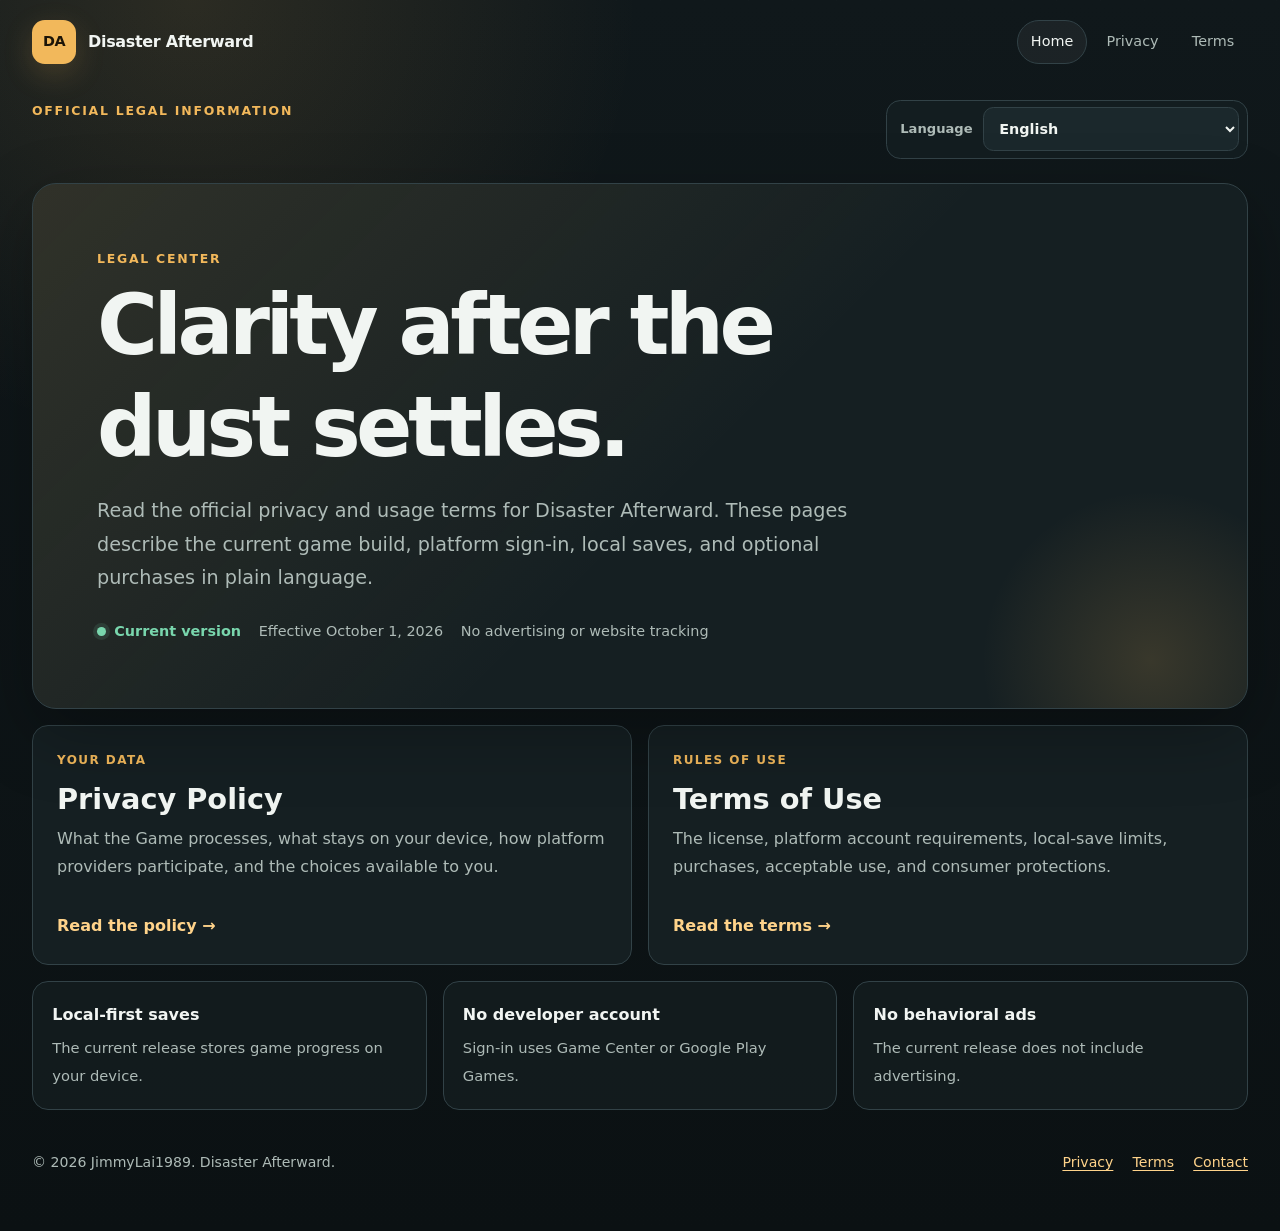
<file: index.html>
<!doctype html>
<html lang="en">
  <head>
    <meta charset="utf-8">
    <meta name="viewport" content="width=device-width, initial-scale=1">
    <meta name="theme-color" content="#0b1113">
    <meta name="description" content="Official privacy policy and terms of use for Disaster Afterward.">
    <link rel="canonical" href="https://jimmylai1989.github.io/disaster-afterward-legal/">
    <link rel="stylesheet" href="./assets/legal.css">
    <title>Legal Center · Disaster Afterward</title>
    <noscript>
      <style>
        [data-lang-panel][hidden] { display: block !important; }
        .language-switcher { display: none !important; }
      </style>
    </noscript>
  </head>
  <body>
    <a class="skip-link" href="#main" data-ui-label="skip">Skip to content</a>

    <header class="site-header">
      <a class="brand" href="./" aria-label="Disaster Afterward legal center" data-ui-aria-label="brand">
        <span class="brand-mark" aria-hidden="true">DA</span>
        <span>Disaster Afterward</span>
      </a>
      <nav class="site-nav" aria-label="Primary navigation" data-ui-aria-label="primaryNav">
        <a href="./" data-lang-link data-ui-label="home" aria-current="page">Home</a>
        <a href="./privacy/" data-lang-link data-ui-label="privacy">Privacy</a>
        <a href="./terms/" data-lang-link data-ui-label="terms">Terms</a>
      </nav>
    </header>

    <div class="shell">
      <div class="utility-bar">
        <p class="eyebrow" data-ui-label="legal">Official legal information</p>
        <div class="language-switcher">
          <label for="language-select" data-ui-label="language">Language</label>
          <select id="language-select" data-lang-menu>
            <option value="en" lang="en">English</option>
            <option value="ja" lang="ja">日本語</option>
            <option value="zh-CN" lang="zh-CN">简体中文</option>
            <option value="zh-TW" lang="zh-TW">繁體中文</option>
            <option value="ko-KR" lang="ko-KR">한국어</option>
            <option value="fr-FR" lang="fr-FR">Français</option>
            <option value="de-DE" lang="de-DE">Deutsch</option>
            <option value="es" lang="es">Español</option>
            <option value="pt-BR" lang="pt-BR">Português (Brasil)</option>
            <option value="ru-RU" lang="ru-RU">Русский</option>
          </select>
        </div>
      </div>

      <main id="main" tabindex="-1">
        <section data-lang-panel="en" lang="en">
          <div class="hero">
            <div class="hero-copy">
              <p class="eyebrow">Legal center</p>
              <h1 data-document-title>Clarity after the dust settles.</h1>
              <p class="lede">
                Read the official privacy and usage terms for Disaster Afterward.
                These pages describe the current game build, platform sign-in,
                local saves, and optional purchases in plain language.
              </p>
              <div class="status-row">
                <span class="status">Current version</span>
                <span>Effective October 1, 2026</span>
                <span>No advertising or website tracking</span>
              </div>
            </div>
          </div>

          <div class="card-grid" aria-label="Legal documents">
            <a class="card" href="./privacy/" data-lang-link>
              <span class="card-kicker">Your data</span>
              <h2>Privacy Policy</h2>
              <p>
                What the Game processes, what stays on your device, how platform
                providers participate, and the choices available to you.
              </p>
              <span class="card-cta">Read the policy →</span>
            </a>
            <a class="card" href="./terms/" data-lang-link>
              <span class="card-kicker">Rules of use</span>
              <h2>Terms of Use</h2>
              <p>
                The license, platform account requirements, local-save limits,
                purchases, acceptable use, and consumer protections.
              </p>
              <span class="card-cta">Read the terms →</span>
            </a>
          </div>

          <div class="trust-grid" aria-label="At a glance">
            <div class="trust-item">
              <strong>Local-first saves</strong>
              <span>The current release stores game progress on your device.</span>
            </div>
            <div class="trust-item">
              <strong>No developer account</strong>
              <span>Sign-in uses Game Center or Google Play Games.</span>
            </div>
            <div class="trust-item">
              <strong>No behavioral ads</strong>
              <span>The current release does not include advertising.</span>
            </div>
          </div>
        </section>

        <section data-lang-panel="ja" lang="ja" hidden>
          <div class="hero">
            <div class="hero-copy">
              <p class="eyebrow">リーガルセンター</p>
              <h1 data-document-title>明確で、読みやすいご案内。</h1>
              <p class="lede">
                「Disaster Afterward」の公式プライバシーポリシーと利用規約をご確認いただけます。
                現行版のプラットフォーム認証、ローカルセーブ、任意の購入について、わかりやすく説明します。
              </p>
              <div class="status-row">
                <span class="status">現行版</span>
                <span>2026年10月1日発効</span>
                <span>広告・ウェブ追跡なし</span>
              </div>
            </div>
          </div>

          <div class="card-grid" aria-label="法的文書">
            <a class="card" href="./privacy/" data-lang-link>
              <span class="card-kicker">データの取扱い</span>
              <h2>プライバシーポリシー</h2>
              <p>
                本ゲームが処理する情報、端末内に残る情報、プラットフォーム提供者の役割、
                および利用者の選択肢について説明します。
              </p>
              <span class="card-cta">ポリシーを読む →</span>
            </a>
            <a class="card" href="./terms/" data-lang-link>
              <span class="card-kicker">利用ルール</span>
              <h2>利用規約</h2>
              <p>
                ライセンス、プラットフォームアカウント、ローカルセーブ、購入、
                適切な利用および消費者保護について定めます。
              </p>
              <span class="card-cta">規約を読む →</span>
            </a>
          </div>

          <div class="trust-grid" aria-label="概要">
            <div class="trust-item">
              <strong>端末中心のセーブ</strong>
              <span>現行版の進行状況は端末内に保存されます。</span>
            </div>
            <div class="trust-item">
              <strong>独自アカウントなし</strong>
              <span>Game CenterまたはGoogle Play Gamesを利用します。</span>
            </div>
            <div class="trust-item">
              <strong>行動広告なし</strong>
              <span>現行版には広告が含まれていません。</span>
            </div>
          </div>
        </section>

        <section data-lang-panel="zh-CN" lang="zh-CN" hidden>
          <div class="hero">
            <div class="hero-copy">
              <p class="eyebrow">法律信息中心</p>
              <h1 data-document-title>尘埃落定，规则清晰。</h1>
              <p class="lede">
                在这里阅读《Disaster Afterward》的正式隐私政策与使用条款。
                页面以清晰文字说明当前版本的平台登录、本地存档和可选购买。
              </p>
              <div class="status-row">
                <span class="status">当前版本</span>
                <span>2026年10月1日生效</span>
                <span>无广告、无网页追踪</span>
              </div>
            </div>
          </div>

          <div class="card-grid" aria-label="法律文件">
            <a class="card" href="./privacy/" data-lang-link>
              <span class="card-kicker">你的数据</span>
              <h2>隐私政策</h2>
              <p>
                了解本游戏处理哪些信息、哪些数据留在设备上、平台服务商的作用，
                以及你可以如何管理自己的数据。
              </p>
              <span class="card-cta">阅读隐私政策 →</span>
            </a>
            <a class="card" href="./terms/" data-lang-link>
              <span class="card-kicker">使用规则</span>
              <h2>使用条款</h2>
              <p>
                了解软件许可、平台账号要求、本地存档限制、应用内购买、
                合理使用与消费者权利。
              </p>
              <span class="card-cta">阅读使用条款 →</span>
            </a>
          </div>

          <div class="trust-grid" aria-label="要点">
            <div class="trust-item">
              <strong>存档以本地为主</strong>
              <span>当前版本将游戏进度保存在你的设备上。</span>
            </div>
            <div class="trust-item">
              <strong>无开发者自建账号</strong>
              <span>登录使用 Game Center 或 Google Play Games。</span>
            </div>
            <div class="trust-item">
              <strong>无行为广告</strong>
              <span>当前版本不包含广告。</span>
            </div>
          </div>
        </section>
        <section data-lang-panel="zh-TW" lang="zh-TW" hidden>
          <div class="hero">
            <div class="hero-copy">
              <p class="eyebrow">法律資訊中心</p>
              <h1 data-document-title>塵埃落定，規則清晰。</h1>
              <p class="lede">
                在此閱讀《Disaster Afterward》的正式隱私權政策與使用條款。
                這些頁面以清楚易懂的方式說明目前版本的平台登入、本機存檔與選購項目。
              </p>
              <div class="status-row">
                <span class="status">目前版本</span>
                <span>2026 年 10 月 1 日生效</span>
                <span>無廣告、無網站追蹤</span>
              </div>
            </div>
          </div>

          <div class="card-grid" aria-label="法律文件">
            <a class="card" href="./privacy/" data-lang-link>
              <span class="card-kicker">您的資料</span>
              <h2>隱私權政策</h2>
              <p>
                瞭解本遊戲處理哪些資訊、哪些資料會留在您的裝置上、平台服務供應商的角色，
                以及您可如何管理自己的資料。
              </p>
              <span class="card-cta">閱讀隱私權政策 →</span>
            </a>
            <a class="card" href="./terms/" data-lang-link>
              <span class="card-kicker">使用規則</span>
              <h2>使用條款</h2>
              <p>
                瞭解軟體授權、平台帳號要求、本機存檔限制、應用程式內購買、
                可接受的使用方式與消費者權益。
              </p>
              <span class="card-cta">閱讀使用條款 →</span>
            </a>
          </div>

          <div class="trust-grid" aria-label="重點摘要">
            <div class="trust-item">
              <strong>以本機存檔為主</strong>
              <span>目前版本會將遊戲進度儲存在您的裝置上。</span>
            </div>
            <div class="trust-item">
              <strong>無開發者自建帳號</strong>
              <span>登入使用 Game Center 或 Google Play Games。</span>
            </div>
            <div class="trust-item">
              <strong>無行為式廣告</strong>
              <span>目前版本不含廣告。</span>
            </div>
          </div>
        </section>

        <section data-lang-panel="ko-KR" lang="ko-KR" hidden>
          <div class="hero">
            <div class="hero-copy">
              <p class="eyebrow">법률 정보 센터</p>
              <h1 data-document-title>폐허 속에서도, 기준은 분명해야 합니다.</h1>
              <p class="lede">
                Disaster Afterward의 공식 개인정보처리방침과 이용약관을 확인하세요.
                이 페이지에서는 현재 버전의 플랫폼 로그인, 로컬 저장 및 선택적 구매에
                관한 내용을 알기 쉽게 설명합니다.
              </p>
              <div class="status-row">
                <span class="status">현재 버전</span>
                <span>2026년 10월 1일 시행</span>
                <span>광고 및 웹사이트 추적 없음</span>
              </div>
            </div>
          </div>

          <div class="card-grid" aria-label="법률 문서">
            <a class="card" href="./privacy/" data-lang-link>
              <span class="card-kicker">개인정보</span>
              <h2>개인정보처리방침</h2>
              <p>
                게임이 처리하는 정보, 기기에 남는 정보, 플랫폼 제공업체의 역할 및
                이용자가 선택할 수 있는 사항을 설명합니다.
              </p>
              <span class="card-cta">개인정보처리방침 보기 →</span>
            </a>
            <a class="card" href="./terms/" data-lang-link>
              <span class="card-kicker">이용 규칙</span>
              <h2>이용약관</h2>
              <p>
                라이선스, 플랫폼 계정 요건, 로컬 저장의 한계, 구매,
                허용되는 이용 방식 및 소비자 보호에 대해 설명합니다.
              </p>
              <span class="card-cta">이용약관 보기 →</span>
            </a>
          </div>

          <div class="trust-grid" aria-label="주요 내용">
            <div class="trust-item">
              <strong>기기 중심의 로컬 저장</strong>
              <span>현재 버전은 게임 진행 상황을 이용자의 기기에 저장합니다.</span>
            </div>
            <div class="trust-item">
              <strong>개발자 자체 계정 없음</strong>
              <span>로그인에는 Game Center 또는 Google Play Games를 사용합니다.</span>
            </div>
            <div class="trust-item">
              <strong>맞춤형 광고 없음</strong>
              <span>현재 버전에는 광고가 포함되어 있지 않습니다.</span>
            </div>
          </div>
        </section>

        <section data-lang-panel="fr-FR" lang="fr-FR" hidden>
          <div class="hero">
            <div class="hero-copy">
              <p class="eyebrow">Centre juridique</p>
              <h1 data-document-title>Des règles claires, même après la catastrophe.</h1>
              <p class="lede">
                Consultez la politique de confidentialité et les conditions d’utilisation
                officielles de Disaster Afterward. Ces pages décrivent en termes clairs
                la version actuelle du Jeu, la connexion à la plateforme, les sauvegardes
                locales et les achats facultatifs.
              </p>
              <div class="status-row">
                <span class="status">Version actuelle</span>
                <span>En vigueur le 1er octobre 2026</span>
                <span>Aucune publicité ni aucun suivi sur le site</span>
              </div>
            </div>
          </div>

          <div class="card-grid" aria-label="Documents juridiques">
            <a class="card" href="./privacy/" data-lang-link>
              <span class="card-kicker">Vos données</span>
              <h2>Politique de confidentialité</h2>
              <p>
                Découvrez les informations traitées par le Jeu, celles qui restent
                sur votre appareil, le rôle des fournisseurs de plateformes et les
                choix dont vous disposez.
              </p>
              <span class="card-cta">Lire la politique →</span>
            </a>
            <a class="card" href="./terms/" data-lang-link>
              <span class="card-kicker">Règles d’utilisation</span>
              <h2>Conditions d’utilisation</h2>
              <p>
                Consultez la licence, les exigences relatives au compte de plateforme,
                les limites des sauvegardes locales, les achats, les règles de conduite
                et les protections des consommateurs.
              </p>
              <span class="card-cta">Lire les conditions →</span>
            </a>
          </div>

          <div class="trust-grid" aria-label="En bref">
            <div class="trust-item">
              <strong>Sauvegardes locales</strong>
              <span>La version actuelle conserve votre progression sur votre appareil.</span>
            </div>
            <div class="trust-item">
              <strong>Aucun compte propre à l’éditeur</strong>
              <span>La connexion s’effectue avec Game Center ou Google Play Games.</span>
            </div>
            <div class="trust-item">
              <strong>Aucune publicité comportementale</strong>
              <span>La version actuelle ne contient aucune publicité.</span>
            </div>
          </div>
        </section>

        <section data-lang-panel="de-DE" lang="de-DE" hidden>
          <div class="hero">
            <div class="hero-copy">
              <p class="eyebrow">Rechtliches</p>
              <h1 data-document-title>Klare Regeln, wenn sich der Staub gelegt hat.</h1>
              <p class="lede">
                Hier finden Sie die offizielle Datenschutzerklärung und die
                Nutzungsbedingungen für Disaster Afterward. Diese Seiten erläutern
                verständlich die aktuelle Spielversion, die Plattformanmeldung,
                lokale Spielstände und optionale Käufe.
              </p>
              <div class="status-row">
                <span class="status">Aktuelle Version</span>
                <span>Gültig ab 1. Oktober 2026</span>
                <span>Keine Werbung und kein Website-Tracking</span>
              </div>
            </div>
          </div>

          <div class="card-grid" aria-label="Rechtliche Dokumente">
            <a class="card" href="./privacy/" data-lang-link>
              <span class="card-kicker">Ihre Daten</span>
              <h2>Datenschutzerklärung</h2>
              <p>
                Erfahren Sie, welche Informationen das Spiel verarbeitet, welche
                Daten auf Ihrem Gerät verbleiben, welche Rolle Plattformanbieter
                spielen und welche Wahlmöglichkeiten Sie haben.
              </p>
              <span class="card-cta">Datenschutzerklärung lesen →</span>
            </a>
            <a class="card" href="./terms/" data-lang-link>
              <span class="card-kicker">Nutzungsregeln</span>
              <h2>Nutzungsbedingungen</h2>
              <p>
                Informationen zur Lizenz, zu Plattformkonten, lokalen Spielständen,
                Käufen, zulässiger Nutzung und zum Verbraucherschutz.
              </p>
              <span class="card-cta">Nutzungsbedingungen lesen →</span>
            </a>
          </div>

          <div class="trust-grid" aria-label="Auf einen Blick">
            <div class="trust-item">
              <strong>Lokale Spielstände</strong>
              <span>Die aktuelle Version speichert den Spielfortschritt auf Ihrem Gerät.</span>
            </div>
            <div class="trust-item">
              <strong>Kein Entwicklerkonto</strong>
              <span>Die Anmeldung erfolgt über Game Center oder Google Play Games.</span>
            </div>
            <div class="trust-item">
              <strong>Keine verhaltensbezogene Werbung</strong>
              <span>Die aktuelle Version enthält keine Werbung.</span>
            </div>
          </div>
        </section>

        <section data-lang-panel="es" lang="es" hidden>
          <div class="hero">
            <div class="hero-copy">
              <p class="eyebrow">Centro legal</p>
              <h1 data-document-title>Claridad después de que se asiente el polvo.</h1>
              <p class="lede">
                Consulte la política de privacidad y las condiciones de uso oficiales de
                Disaster Afterward. Estas páginas explican de forma clara la versión
                actual del juego, el inicio de sesión en la plataforma, las partidas
                guardadas localmente y las compras opcionales.
              </p>
              <div class="status-row">
                <span class="status">Versión actual</span>
                <span>Vigente desde el 1 de octubre de 2026</span>
                <span>Sin publicidad ni rastreo web</span>
              </div>
            </div>
          </div>

          <div class="card-grid" aria-label="Documentos legales">
            <a class="card" href="./privacy/" data-lang-link>
              <span class="card-kicker">Sus datos</span>
              <h2>Política de privacidad</h2>
              <p>
                Qué información procesa el Juego, qué permanece en su dispositivo,
                cómo intervienen los proveedores de plataforma y qué opciones tiene.
              </p>
              <span class="card-cta">Leer la política →</span>
            </a>
            <a class="card" href="./terms/" data-lang-link>
              <span class="card-kicker">Normas de uso</span>
              <h2>Condiciones de uso</h2>
              <p>
                La licencia, los requisitos de la cuenta de plataforma, los límites
                de las partidas locales, las compras, el uso aceptable y la
                protección del consumidor.
              </p>
              <span class="card-cta">Leer las condiciones →</span>
            </a>
          </div>

          <div class="trust-grid" aria-label="Resumen">
            <div class="trust-item">
              <strong>Partidas guardadas localmente</strong>
              <span>La versión actual guarda el progreso en su dispositivo.</span>
            </div>
            <div class="trust-item">
              <strong>Sin cuenta del desarrollador</strong>
              <span>El inicio de sesión utiliza Game Center o Google Play Games.</span>
            </div>
            <div class="trust-item">
              <strong>Sin publicidad conductual</strong>
              <span>La versión actual no incluye publicidad.</span>
            </div>
          </div>
        </section>

        <section data-lang-panel="pt-BR" lang="pt-BR" hidden>
          <div class="hero">
            <div class="hero-copy">
              <p class="eyebrow">Central jurídica</p>
              <h1 data-document-title>Clareza depois que a poeira baixa.</h1>
              <p class="lede">
                Consulte a política de privacidade e os termos de uso oficiais do
                Disaster Afterward. Estas páginas explicam em linguagem clara a
                versão atual do jogo, o login pela plataforma, os dados salvos
                localmente e as compras opcionais.
              </p>
              <div class="status-row">
                <span class="status">Versão atual</span>
                <span>Em vigor desde 1º de outubro de 2026</span>
                <span>Sem publicidade ou rastreamento no site</span>
              </div>
            </div>
          </div>

          <div class="card-grid" aria-label="Documentos jurídicos">
            <a class="card" href="./privacy/" data-lang-link>
              <span class="card-kicker">Seus dados</span>
              <h2>Política de Privacidade</h2>
              <p>
                Quais informações o Jogo processa, o que permanece no seu dispositivo,
                como os provedores de plataforma participam e quais são as suas opções.
              </p>
              <span class="card-cta">Ler a política →</span>
            </a>
            <a class="card" href="./terms/" data-lang-link>
              <span class="card-kicker">Regras de uso</span>
              <h2>Termos de Uso</h2>
              <p>
                A licença, os requisitos da conta da plataforma, as limitações dos
                dados salvos localmente, as compras, o uso aceitável e a proteção
                ao consumidor.
              </p>
              <span class="card-cta">Ler os termos →</span>
            </a>
          </div>

          <div class="trust-grid" aria-label="Resumo">
            <div class="trust-item">
              <strong>Dados salvos localmente</strong>
              <span>A versão atual armazena o progresso no seu dispositivo.</span>
            </div>
            <div class="trust-item">
              <strong>Sem conta do desenvolvedor</strong>
              <span>O login utiliza o Game Center ou o Google Play Games.</span>
            </div>
            <div class="trust-item">
              <strong>Sem anúncios comportamentais</strong>
              <span>A versão atual não inclui publicidade.</span>
            </div>
          </div>
        </section>

        <section data-lang-panel="ru-RU" lang="ru-RU" hidden>
          <div class="hero">
            <div class="hero-copy">
              <p class="eyebrow">Юридический центр</p>
              <h1 data-document-title>Чёткие правила после того, как уляжется пыль.</h1>
              <p class="lede">
                Здесь опубликованы официальные Политика конфиденциальности и Условия
                использования Disaster Afterward. В них простым языком описаны вход
                через платформу, локальные сохранения и необязательные покупки в
                текущей версии игры.
              </p>
              <div class="status-row">
                <span class="status">Текущая версия</span>
                <span>Действует с 1 октября 2026 г.</span>
                <span>Без рекламы и отслеживания на сайте</span>
              </div>
            </div>
          </div>

          <div class="card-grid" aria-label="Юридические документы">
            <a class="card" href="./privacy/" data-lang-link>
              <span class="card-kicker">Ваши данные</span>
              <h2>Политика конфиденциальности</h2>
              <p>
                Какие сведения обрабатывает Игра, что остаётся на вашем устройстве,
                как участвуют поставщики платформ и какие возможности выбора у вас есть.
              </p>
              <span class="card-cta">Читать Политику →</span>
            </a>
            <a class="card" href="./terms/" data-lang-link>
              <span class="card-kicker">Правила использования</span>
              <h2>Условия использования</h2>
              <p>
                Лицензия, требования к учётной записи платформы, ограничения
                локальных сохранений, покупки, допустимое использование и защита
                прав потребителей.
              </p>
              <span class="card-cta">Читать Условия →</span>
            </a>
          </div>

          <div class="trust-grid" aria-label="Кратко о главном">
            <div class="trust-item">
              <strong>Локальные сохранения</strong>
              <span>В текущей версии прогресс хранится на вашем устройстве.</span>
            </div>
            <div class="trust-item">
              <strong>Без отдельной учётной записи</strong>
              <span>Для входа используются Game Center или Google Play Games.</span>
            </div>
            <div class="trust-item">
              <strong>Без поведенческой рекламы</strong>
              <span>Текущая версия не содержит рекламы.</span>
            </div>
          </div>
        </section>
      </main>
    </div>

    <footer class="site-footer">
      <p>© 2026 JimmyLai1989. Disaster Afterward.</p>
      <nav class="footer-links" aria-label="Footer navigation" data-ui-aria-label="footerNav">
        <a href="./privacy/" data-lang-link data-ui-label="privacy">Privacy</a>
        <a href="./terms/" data-lang-link data-ui-label="terms">Terms</a>
        <a href="https://github.com/JimmyLai1989/disaster-afterward-legal/issues/new" data-ui-label="contact">Contact</a>
      </nav>
    </footer>

    <script src="./assets/language.js" defer></script>
  </body>
</html>
</file>
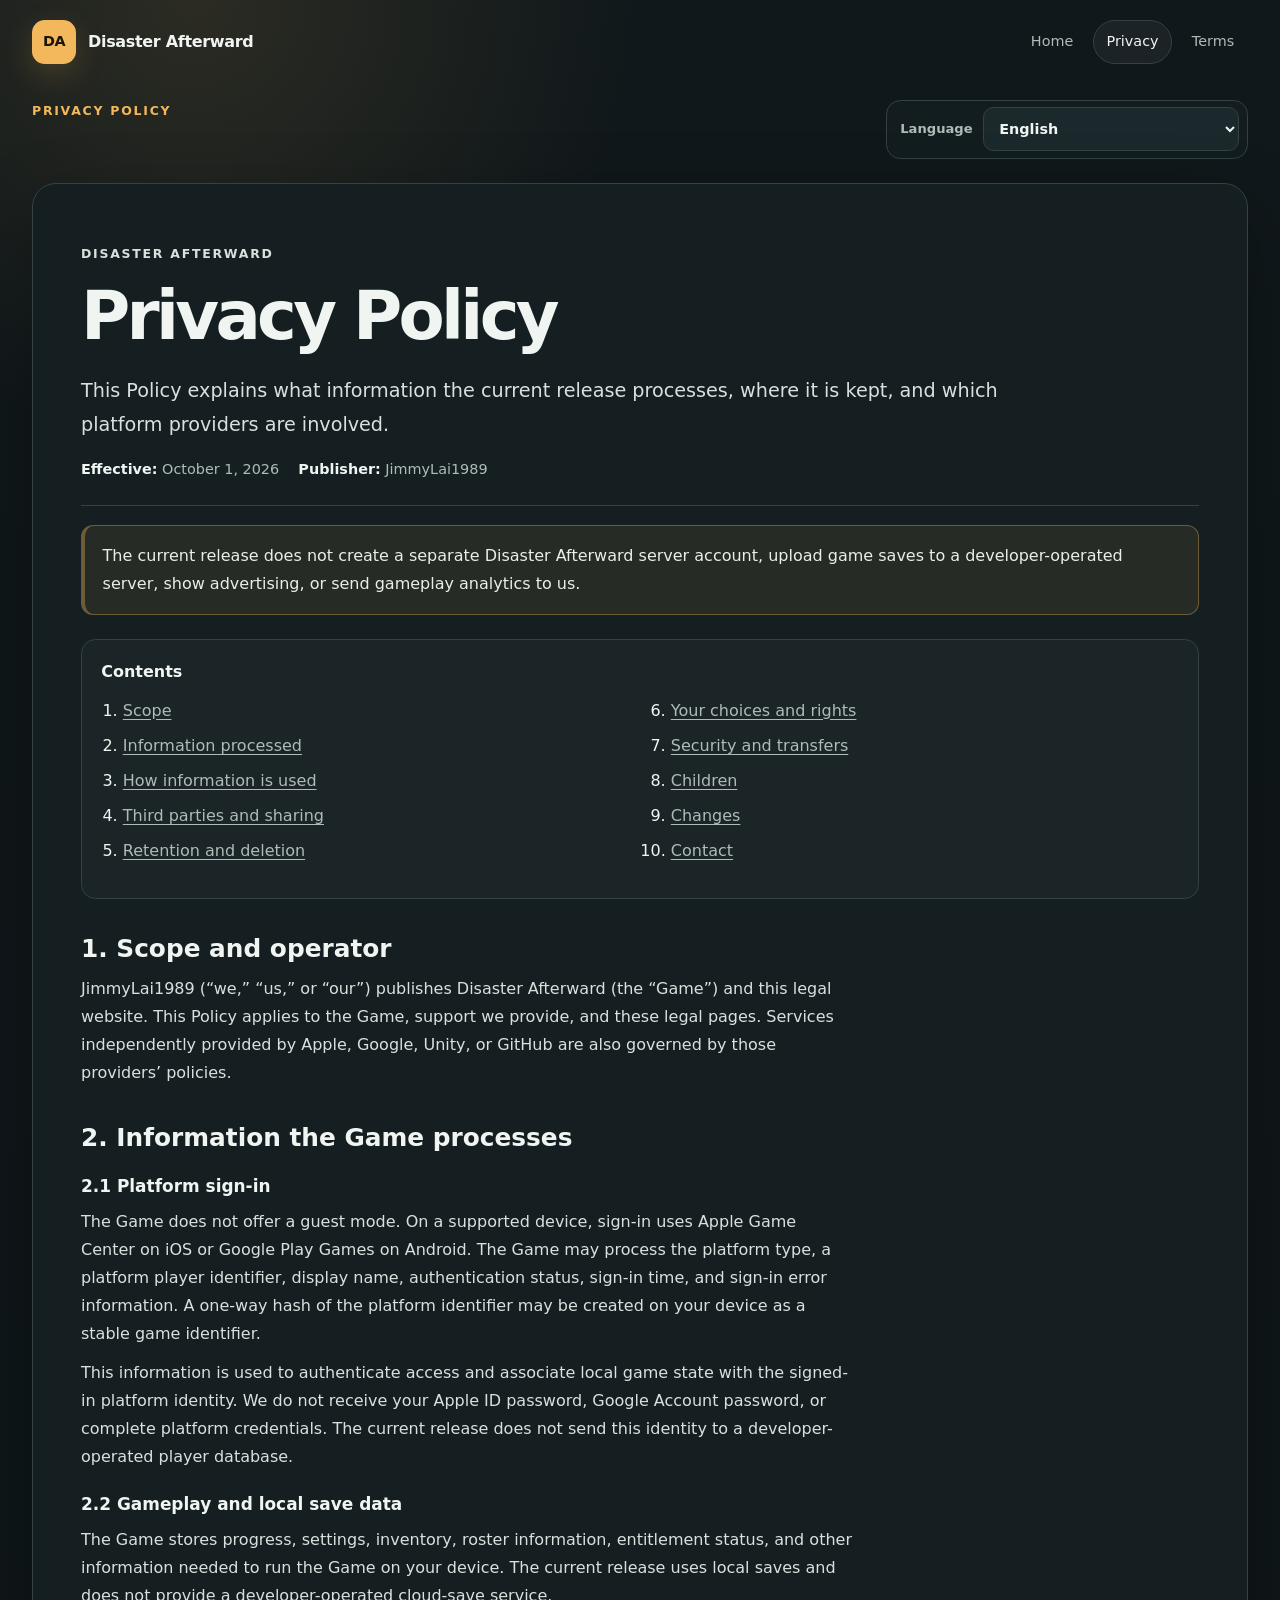
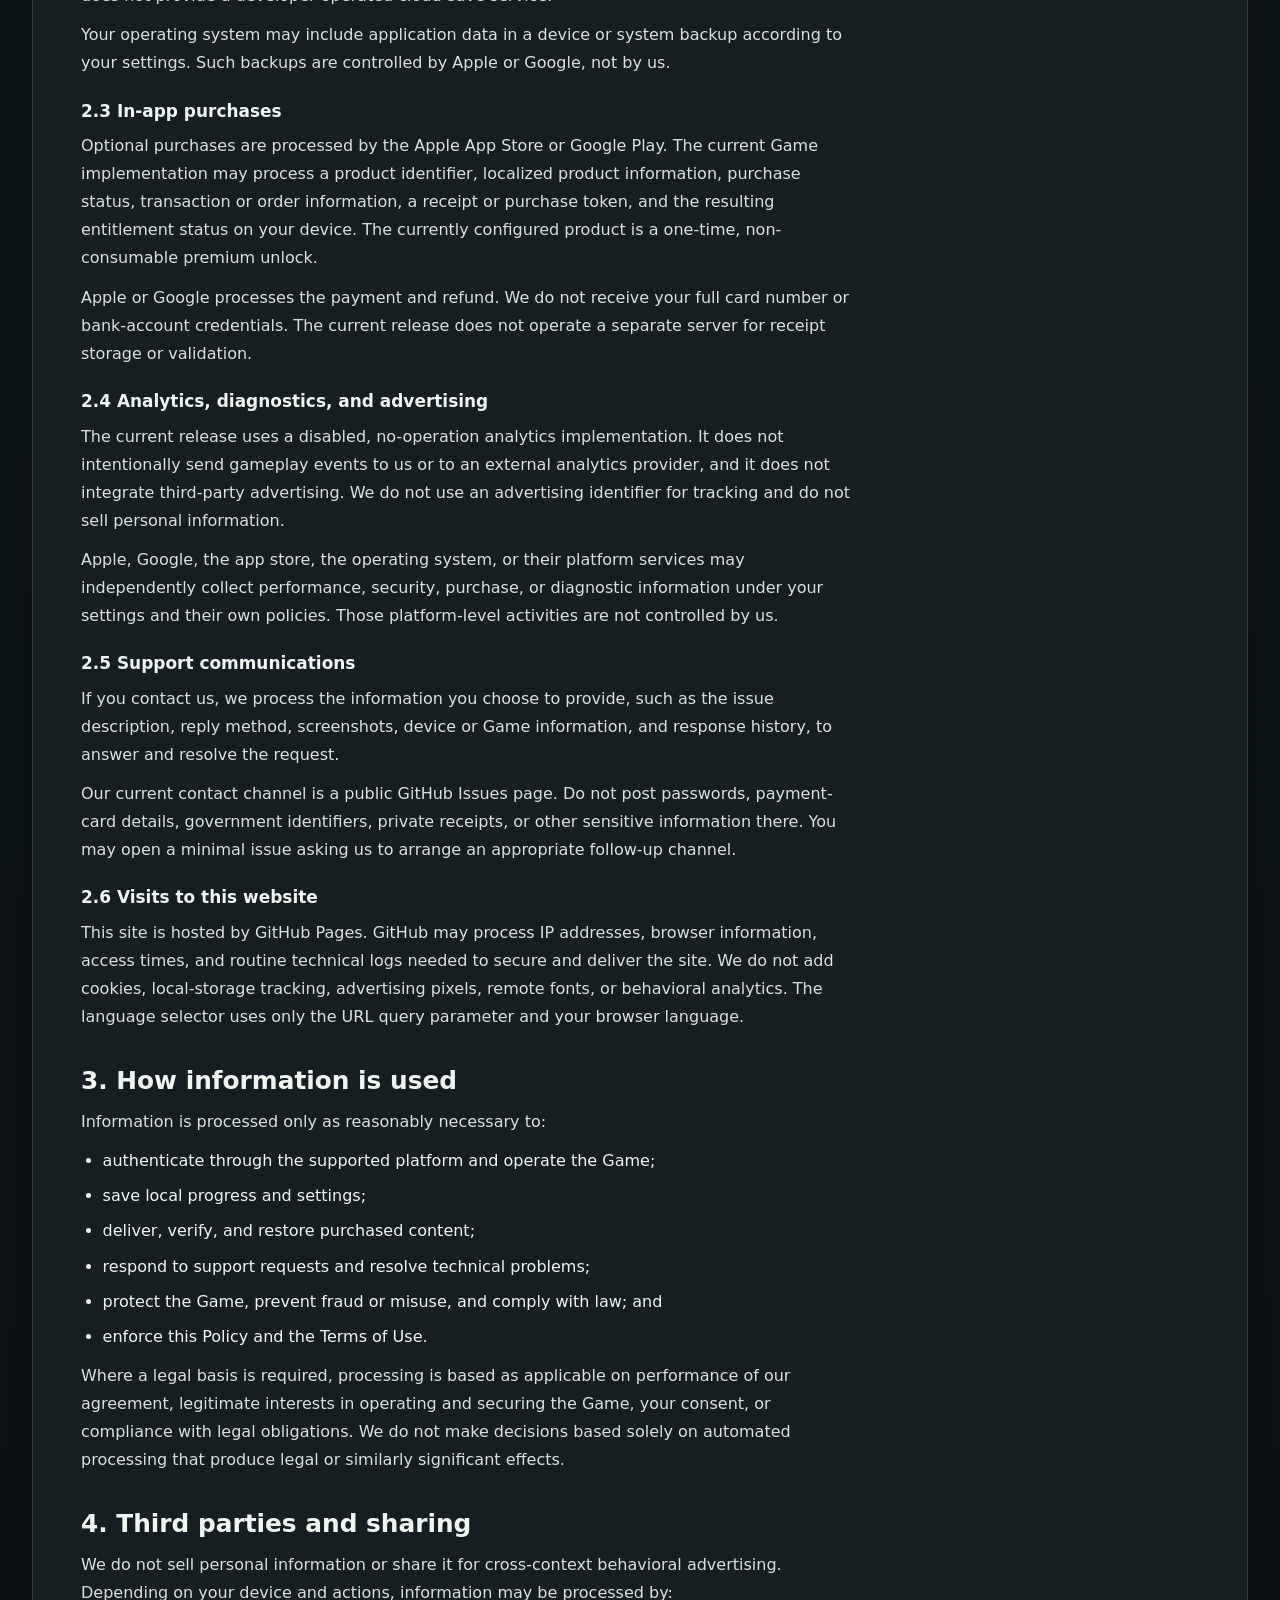
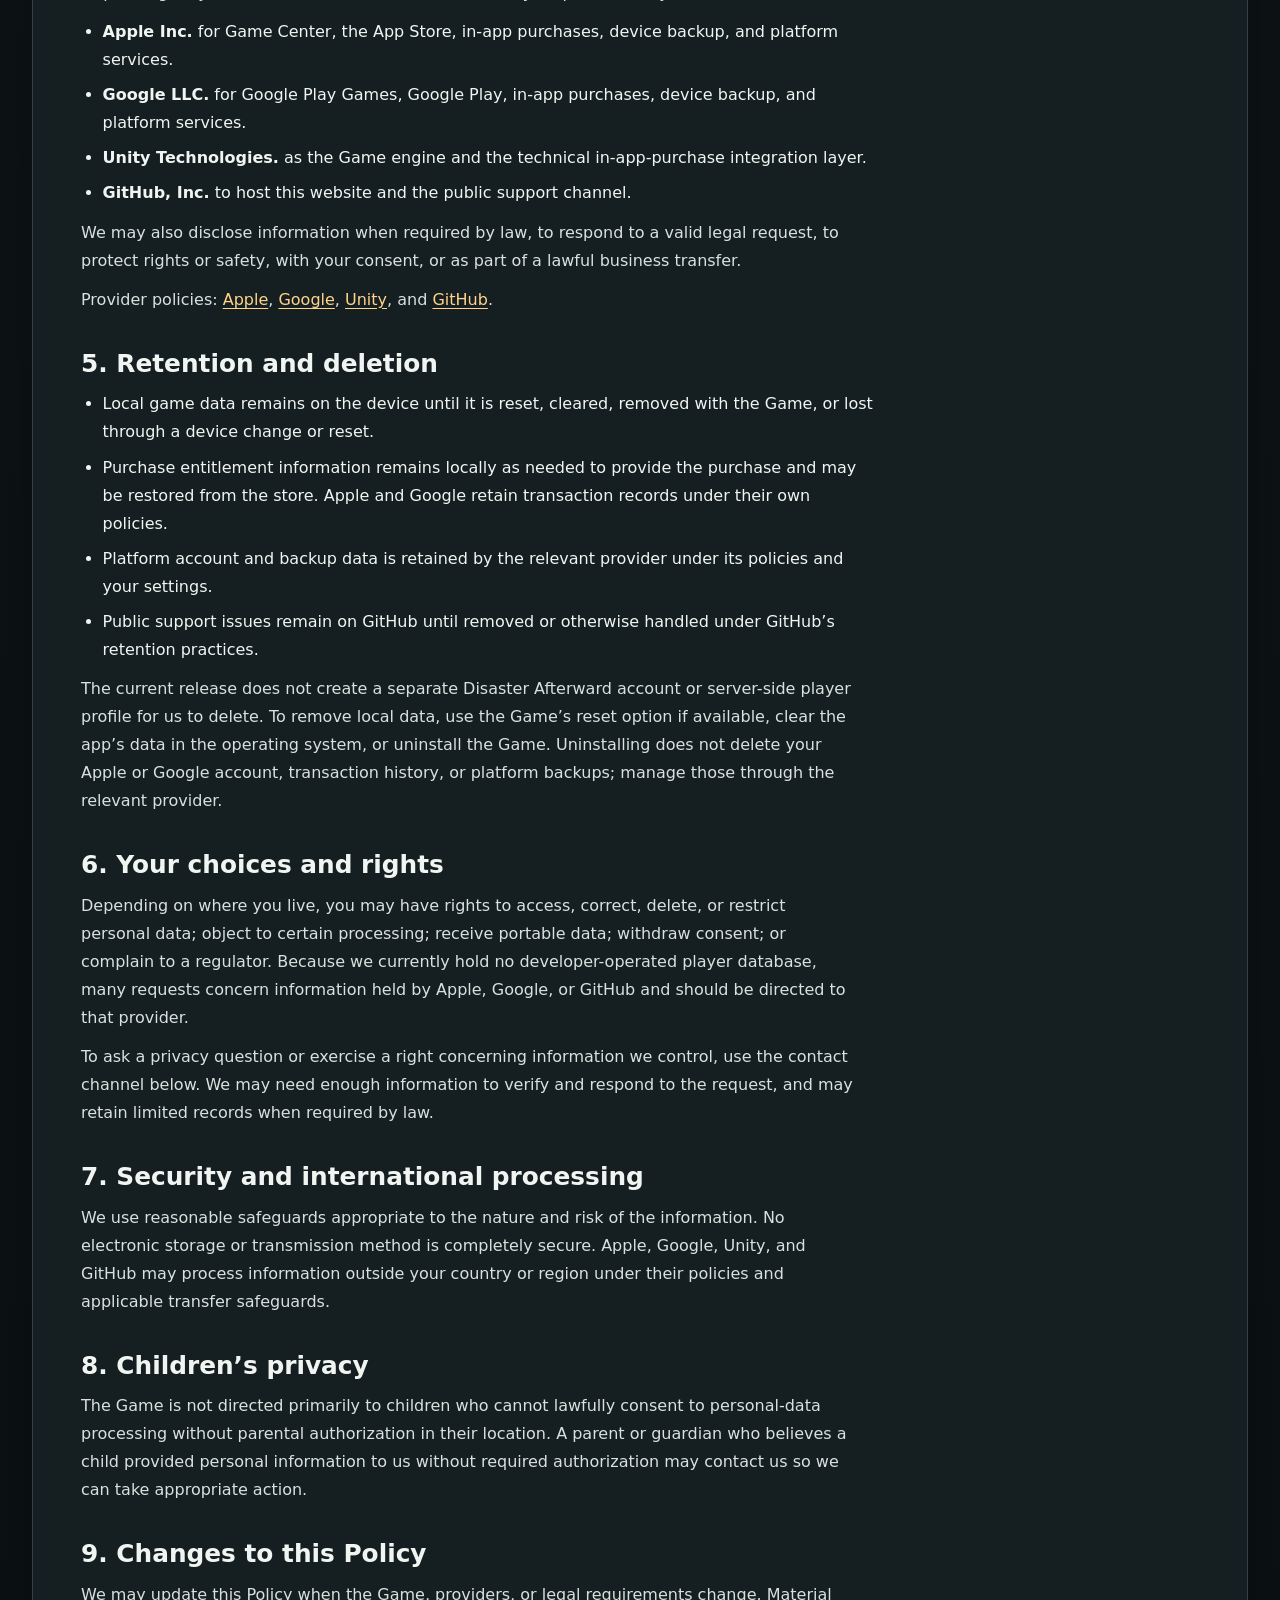
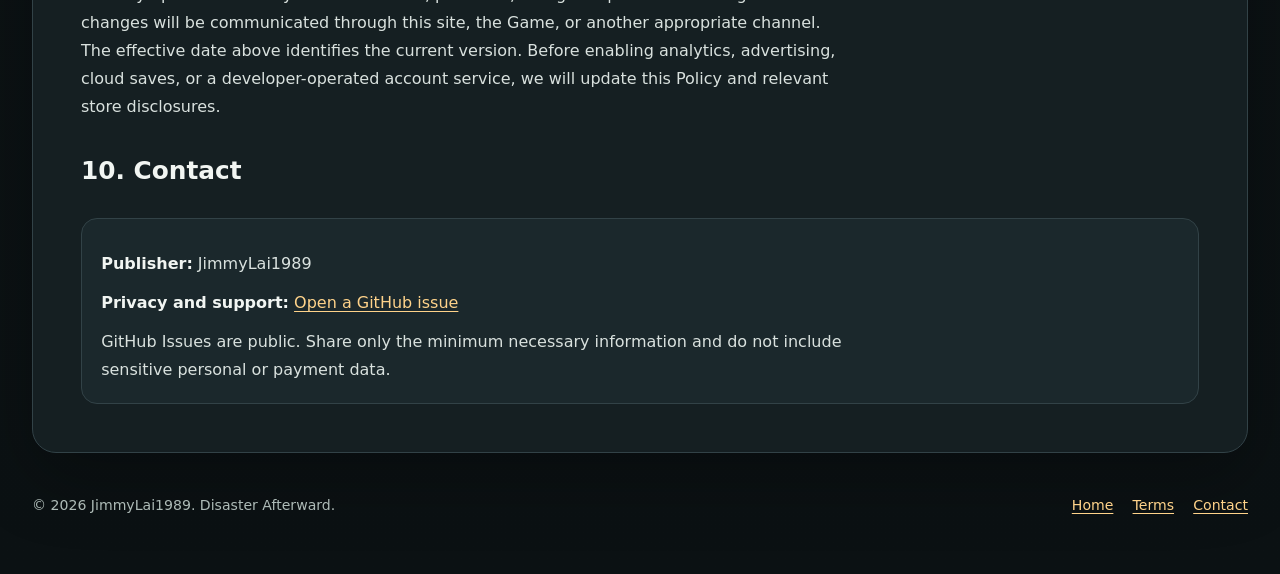
<file: privacy/index.html>
<!doctype html>
<html lang="en">
  <head>
    <meta charset="utf-8">
    <meta name="viewport" content="width=device-width, initial-scale=1">
    <meta name="theme-color" content="#0b1113">
    <meta name="description" content="Privacy Policy for Disaster Afterward.">
    <link rel="canonical" href="https://jimmylai1989.github.io/disaster-afterward-legal/privacy/">
    <link rel="stylesheet" href="../assets/legal.css">
    <title>Privacy Policy · Disaster Afterward</title>
    <noscript>
      <style>
        [data-lang-panel][hidden] { display: block !important; }
        .language-switcher { display: none !important; }
      </style>
    </noscript>
  </head>
  <body>
    <a class="skip-link" href="#main" data-ui-label="skip">Skip to content</a>

    <header class="site-header">
      <a class="brand" href="../" data-lang-link aria-label="Disaster Afterward legal center" data-ui-aria-label="brand">
        <span class="brand-mark" aria-hidden="true">DA</span>
        <span>Disaster Afterward</span>
      </a>
      <nav class="site-nav" aria-label="Primary navigation" data-ui-aria-label="primaryNav">
        <a href="../" data-lang-link data-ui-label="home">Home</a>
        <a href="./" data-lang-link data-ui-label="privacy" aria-current="page">Privacy</a>
        <a href="../terms/" data-lang-link data-ui-label="terms">Terms</a>
      </nav>
    </header>

    <div class="shell">
      <div class="utility-bar">
        <p class="eyebrow" data-ui-label="privacyPage">Privacy Policy</p>
        <div class="language-switcher">
          <label for="language-select" data-ui-label="language">Language</label>
          <select id="language-select" data-lang-menu>
            <option value="en" lang="en">English</option>
            <option value="ja" lang="ja">日本語</option>
            <option value="zh-CN" lang="zh-CN">简体中文</option>
            <option value="zh-TW" lang="zh-TW">繁體中文</option>
            <option value="ko-KR" lang="ko-KR">한국어</option>
            <option value="fr-FR" lang="fr-FR">Français</option>
            <option value="de-DE" lang="de-DE">Deutsch</option>
            <option value="es" lang="es">Español</option>
            <option value="pt-BR" lang="pt-BR">Português (Brasil)</option>
            <option value="ru-RU" lang="ru-RU">Русский</option>
          </select>
        </div>
      </div>

      <main id="main" class="legal-layout" tabindex="-1">
        <article class="legal-document" data-lang-panel="en" lang="en">
          <header>
            <p class="eyebrow">Disaster Afterward</p>
            <h1 class="legal-title" data-document-title>Privacy Policy</h1>
            <p class="lede">
              This Policy explains what information the current release processes,
              where it is kept, and which platform providers are involved.
            </p>
            <div class="meta-line">
              <span><strong>Effective:</strong> October 1, 2026</span>
              <span><strong>Publisher:</strong> JimmyLai1989</span>
            </div>
          </header>

          <div class="notice">
            The current release does not create a separate Disaster Afterward
            server account, upload game saves to a developer-operated server, show
            advertising, or send gameplay analytics to us.
          </div>

          <nav class="contents" aria-label="Privacy Policy contents">
            <strong>Contents</strong>
            <ol>
              <li><a href="#en-scope">Scope</a></li>
              <li><a href="#en-data">Information processed</a></li>
              <li><a href="#en-use">How information is used</a></li>
              <li><a href="#en-sharing">Third parties and sharing</a></li>
              <li><a href="#en-retention">Retention and deletion</a></li>
              <li><a href="#en-rights">Your choices and rights</a></li>
              <li><a href="#en-security">Security and transfers</a></li>
              <li><a href="#en-children">Children</a></li>
              <li><a href="#en-changes">Changes</a></li>
              <li><a href="#en-contact">Contact</a></li>
            </ol>
          </nav>

          <h2 id="en-scope">1. Scope and operator</h2>
          <p>
            JimmyLai1989 (“we,” “us,” or “our”) publishes Disaster Afterward
            (the “Game”) and this legal website. This Policy applies to the Game,
            support we provide, and these legal pages. Services independently
            provided by Apple, Google, Unity, or GitHub are also governed by those
            providers’ policies.
          </p>

          <h2 id="en-data">2. Information the Game processes</h2>
          <h3>2.1 Platform sign-in</h3>
          <p>
            The Game does not offer a guest mode. On a supported device, sign-in
            uses Apple Game Center on iOS or Google Play Games on Android. The Game
            may process the platform type, a platform player identifier, display
            name, authentication status, sign-in time, and sign-in error
            information. A one-way hash of the platform identifier may be created
            on your device as a stable game identifier.
          </p>
          <p>
            This information is used to authenticate access and associate local
            game state with the signed-in platform identity. We do not receive your
            Apple ID password, Google Account password, or complete platform
            credentials. The current release does not send this identity to a
            developer-operated player database.
          </p>

          <h3>2.2 Gameplay and local save data</h3>
          <p>
            The Game stores progress, settings, inventory, roster information,
            entitlement status, and other information needed to run the Game on
            your device. The current release uses local saves and does not provide
            a developer-operated cloud-save service.
          </p>
          <p>
            Your operating system may include application data in a device or
            system backup according to your settings. Such backups are controlled
            by Apple or Google, not by us.
          </p>

          <h3>2.3 In-app purchases</h3>
          <p>
            Optional purchases are processed by the Apple App Store or Google
            Play. The current Game implementation may process a product identifier,
            localized product information, purchase status, transaction or order
            information, a receipt or purchase token, and the resulting entitlement
            status on your device. The currently configured product is a one-time,
            non-consumable premium unlock.
          </p>
          <p>
            Apple or Google processes the payment and refund. We do not receive
            your full card number or bank-account credentials. The current release
            does not operate a separate server for receipt storage or validation.
          </p>

          <h3>2.4 Analytics, diagnostics, and advertising</h3>
          <p>
            The current release uses a disabled, no-operation analytics
            implementation. It does not intentionally send gameplay events to us
            or to an external analytics provider, and it does not integrate
            third-party advertising. We do not use an advertising identifier for
            tracking and do not sell personal information.
          </p>
          <p>
            Apple, Google, the app store, the operating system, or their platform
            services may independently collect performance, security, purchase,
            or diagnostic information under your settings and their own policies.
            Those platform-level activities are not controlled by us.
          </p>

          <h3>2.5 Support communications</h3>
          <p>
            If you contact us, we process the information you choose to provide,
            such as the issue description, reply method, screenshots, device or
            Game information, and response history, to answer and resolve the
            request.
          </p>
          <p>
            Our current contact channel is a public GitHub Issues page. Do not post
            passwords, payment-card details, government identifiers, private
            receipts, or other sensitive information there. You may open a
            minimal issue asking us to arrange an appropriate follow-up channel.
          </p>

          <h3>2.6 Visits to this website</h3>
          <p>
            This site is hosted by GitHub Pages. GitHub may process IP addresses,
            browser information, access times, and routine technical logs needed
            to secure and deliver the site. We do not add cookies, local-storage
            tracking, advertising pixels, remote fonts, or behavioral analytics.
            The language selector uses only the URL query parameter and your
            browser language.
          </p>

          <h2 id="en-use">3. How information is used</h2>
          <p>Information is processed only as reasonably necessary to:</p>
          <ul>
            <li>authenticate through the supported platform and operate the Game;</li>
            <li>save local progress and settings;</li>
            <li>deliver, verify, and restore purchased content;</li>
            <li>respond to support requests and resolve technical problems;</li>
            <li>protect the Game, prevent fraud or misuse, and comply with law; and</li>
            <li>enforce this Policy and the Terms of Use.</li>
          </ul>
          <p>
            Where a legal basis is required, processing is based as applicable on
            performance of our agreement, legitimate interests in operating and
            securing the Game, your consent, or compliance with legal obligations.
            We do not make decisions based solely on automated processing that
            produce legal or similarly significant effects.
          </p>

          <h2 id="en-sharing">4. Third parties and sharing</h2>
          <p>
            We do not sell personal information or share it for cross-context
            behavioral advertising. Depending on your device and actions,
            information may be processed by:
          </p>
          <ul>
            <li>
              <strong>Apple Inc.</strong> for Game Center, the App Store, in-app
              purchases, device backup, and platform services.
            </li>
            <li>
              <strong>Google LLC.</strong> for Google Play Games, Google Play,
              in-app purchases, device backup, and platform services.
            </li>
            <li>
              <strong>Unity Technologies.</strong> as the Game engine and the
              technical in-app-purchase integration layer.
            </li>
            <li>
              <strong>GitHub, Inc.</strong> to host this website and the public
              support channel.
            </li>
          </ul>
          <p>
            We may also disclose information when required by law, to respond to a
            valid legal request, to protect rights or safety, with your consent, or
            as part of a lawful business transfer.
          </p>
          <p>
            Provider policies:
            <a href="https://www.apple.com/legal/privacy/">Apple</a>,
            <a href="https://policies.google.com/privacy">Google</a>,
            <a href="https://unity.com/legal/privacy-policy">Unity</a>, and
            <a href="https://docs.github.com/site-policy/privacy-policies/github-general-privacy-statement">GitHub</a>.
          </p>

          <h2 id="en-retention">5. Retention and deletion</h2>
          <ul>
            <li>
              Local game data remains on the device until it is reset, cleared,
              removed with the Game, or lost through a device change or reset.
            </li>
            <li>
              Purchase entitlement information remains locally as needed to
              provide the purchase and may be restored from the store. Apple and
              Google retain transaction records under their own policies.
            </li>
            <li>
              Platform account and backup data is retained by the relevant
              provider under its policies and your settings.
            </li>
            <li>
              Public support issues remain on GitHub until removed or otherwise
              handled under GitHub’s retention practices.
            </li>
          </ul>
          <p>
            The current release does not create a separate Disaster Afterward
            account or server-side player profile for us to delete. To remove
            local data, use the Game’s reset option if available, clear the app’s
            data in the operating system, or uninstall the Game. Uninstalling does
            not delete your Apple or Google account, transaction history, or
            platform backups; manage those through the relevant provider.
          </p>

          <h2 id="en-rights">6. Your choices and rights</h2>
          <p>
            Depending on where you live, you may have rights to access, correct,
            delete, or restrict personal data; object to certain processing;
            receive portable data; withdraw consent; or complain to a regulator.
            Because we currently hold no developer-operated player database, many
            requests concern information held by Apple, Google, or GitHub and
            should be directed to that provider.
          </p>
          <p>
            To ask a privacy question or exercise a right concerning information
            we control, use the contact channel below. We may need enough
            information to verify and respond to the request, and may retain
            limited records when required by law.
          </p>

          <h2 id="en-security">7. Security and international processing</h2>
          <p>
            We use reasonable safeguards appropriate to the nature and risk of the
            information. No electronic storage or transmission method is completely
            secure. Apple, Google, Unity, and GitHub may process information outside
            your country or region under their policies and applicable transfer
            safeguards.
          </p>

          <h2 id="en-children">8. Children’s privacy</h2>
          <p>
            The Game is not directed primarily to children who cannot lawfully
            consent to personal-data processing without parental authorization in
            their location. A parent or guardian who believes a child provided
            personal information to us without required authorization may contact
            us so we can take appropriate action.
          </p>

          <h2 id="en-changes">9. Changes to this Policy</h2>
          <p>
            We may update this Policy when the Game, providers, or legal
            requirements change. Material changes will be communicated through
            this site, the Game, or another appropriate channel. The effective date
            above identifies the current version. Before enabling analytics,
            advertising, cloud saves, or a developer-operated account service, we
            will update this Policy and relevant store disclosures.
          </p>

          <h2 id="en-contact">10. Contact</h2>
          <div class="contact-panel">
            <p><strong>Publisher:</strong> JimmyLai1989</p>
            <p>
              <strong>Privacy and support:</strong>
              <a href="https://github.com/JimmyLai1989/disaster-afterward-legal/issues/new?title=Privacy%20or%20support%20request">Open a GitHub issue</a>
            </p>
            <p>
              GitHub Issues are public. Share only the minimum necessary
              information and do not include sensitive personal or payment data.
            </p>
          </div>
        </article>

        <article class="legal-document" data-lang-panel="ja" lang="ja" hidden>
          <header>
            <p class="eyebrow">Disaster Afterward</p>
            <h1 class="legal-title" data-document-title>プライバシーポリシー</h1>
            <p class="lede">
              本ポリシーは、現行版が取り扱う情報、その保存場所、
              および関係するプラットフォーム提供者について説明します。
            </p>
            <div class="meta-line">
              <span><strong>発効日：</strong>2026年10月1日</span>
              <span><strong>提供者：</strong>JimmyLai1989</span>
            </div>
          </header>

          <div class="notice">
            現行版は、Disaster Afterward独自のサーバーアカウントを作成せず、
            開発者運営サーバーへセーブデータを送信せず、広告を表示せず、
            ゲームプレイ分析データを当方へ送信しません。
          </div>

          <nav class="contents" aria-label="プライバシーポリシー目次">
            <strong>目次</strong>
            <ol>
              <li><a href="#ja-scope">適用範囲</a></li>
              <li><a href="#ja-data">取り扱う情報</a></li>
              <li><a href="#ja-use">利用目的</a></li>
              <li><a href="#ja-sharing">第三者と共有</a></li>
              <li><a href="#ja-retention">保存と削除</a></li>
              <li><a href="#ja-rights">選択肢と権利</a></li>
              <li><a href="#ja-security">安全管理と国外処理</a></li>
              <li><a href="#ja-children">子どものプライバシー</a></li>
              <li><a href="#ja-changes">変更</a></li>
              <li><a href="#ja-contact">お問い合わせ</a></li>
            </ol>
          </nav>

          <h2 id="ja-scope">1. 適用範囲および運営者</h2>
          <p>
            JimmyLai1989（以下「当方」といいます）は、ゲーム「Disaster Afterward」
            （以下「本ゲーム」といいます）および本法律サイトを提供します。
            本ポリシーは、本ゲーム、当方が提供するサポート、および本サイトに適用されます。
            Apple、Google、UnityまたはGitHubが独自に提供するサービスには、
            各提供者のポリシーも適用されます。
          </p>

          <h2 id="ja-data">2. 本ゲームが取り扱う情報</h2>
          <h3>2.1 プラットフォーム認証</h3>
          <p>
            本ゲームはゲストモードを提供していません。対応端末では、iOSのApple Game Center
            またはAndroidのGoogle Play Gamesを利用してサインインします。本ゲームは、
            プラットフォームの種類、プレイヤー識別子、表示名、認証状態、サインイン日時、
            および認証エラー情報を処理する場合があります。端末上でプラットフォーム識別子の
            一方向ハッシュを作成し、安定したゲーム識別子として使用する場合があります。
          </p>
          <p>
            これらは、利用者の認証と、端末内のゲーム状態をサインイン中のプラットフォームIDに
            関連付けるために使用します。当方はApple IDやGoogleアカウントのパスワード、
            その他完全な認証情報を取得しません。現行版は、このIDを開発者運営の
            プレイヤーデータベースへ送信しません。
          </p>

          <h3>2.2 ゲームプレイおよびローカルセーブ</h3>
          <p>
            本ゲームは、進行状況、設定、所持品、編成情報、購入権利の状態、
            その他動作に必要な情報を端末内に保存します。現行版はローカルセーブを使用し、
            開発者運営のクラウドセーブを提供しません。
          </p>
          <p>
            OSは、利用者の設定に従ってアプリデータを端末またはシステムのバックアップに
            含める場合があります。これらのバックアップはAppleまたはGoogleが管理します。
          </p>

          <h3>2.3 アプリ内購入</h3>
          <p>
            任意の購入はApple App StoreまたはGoogle Playが処理します。本ゲームは端末上で、
            商品ID、ローカライズされた商品情報、購入状態、取引・注文情報、レシート・購入トークン、
            および購入権利の状態を処理する場合があります。現在設定されている商品は、
            1回限りの非消費型プレミアム解除です。
          </p>
          <p>
            支払いと返金はAppleまたはGoogleが処理します。当方は完全なカード番号や銀行口座の
            認証情報を取得しません。現行版は、レシートの保存・検証用に独自サーバーを運営しません。
          </p>

          <h3>2.4 分析、診断および広告</h3>
          <p>
            現行版の分析機能は無効で、何も送信しない実装です。ゲームプレイイベントを当方または
            外部分析事業者へ意図的に送信せず、第三者広告も組み込みません。追跡目的で広告識別子を
            使用せず、個人情報を販売しません。
          </p>
          <p>
            Apple、Google、アプリストア、OSまたはプラットフォームサービスは、利用者の設定と
            各社のポリシーに基づき、性能、セキュリティ、購入または診断情報を独自に処理する場合が
            あります。これらのプラットフォーム処理は当方の管理下にありません。
          </p>

          <h3>2.5 サポートへの連絡</h3>
          <p>
            利用者が当方へ連絡した場合、問題の説明、返信方法、スクリーンショット、
            任意で提供された端末・ゲーム情報、および対応履歴を、回答と問題解決のために処理します。
          </p>
          <p>
            現在の連絡窓口は公開GitHub Issuesです。パスワード、カード情報、公的識別番号、
            非公開の領収書その他の機微情報を投稿しないでください。必要最小限の内容で、
            適切な連絡方法の案内を依頼できます。
          </p>

          <h3>2.6 本サイトへのアクセス</h3>
          <p>
            本サイトはGitHub Pagesでホストされています。GitHubは、安全なページ配信に必要な
            IPアドレス、ブラウザー情報、アクセス日時、一般的な技術ログを処理する場合があります。
            当方はCookie、ローカルストレージ追跡、広告ピクセル、外部フォントまたは行動分析を
            追加しません。言語選択にはURLパラメーターとブラウザー言語のみを使用します。
          </p>

          <h2 id="ja-use">3. 利用目的</h2>
          <p>情報は、合理的に必要な範囲で次のために処理します。</p>
          <ul>
            <li>対応プラットフォームでの認証と本ゲームの提供</li>
            <li>ローカルの進行状況および設定の保存</li>
            <li>購入コンテンツの提供、確認および復元</li>
            <li>問い合わせ対応および技術的問題の解決</li>
            <li>不正・悪用の防止、本ゲームの保護および法令遵守</li>
            <li>本ポリシーおよび利用規約の執行</li>
          </ul>
          <p>
            法的根拠が必要な場合は、契約の履行、本ゲームの運営・安全確保に関する正当な利益、
            利用者の同意、または法的義務を必要に応じて根拠とします。個人データの自動処理のみに
            基づき、法的または同様に重大な影響を及ぼす決定は行いません。
          </p>

          <h2 id="ja-sharing">4. 第三者による処理および共有</h2>
          <p>
            個人情報を販売せず、クロスコンテキスト行動広告のために共有しません。
            端末と利用状況に応じ、次の事業者が情報を処理する場合があります。
          </p>
          <ul>
            <li><strong>Apple Inc.</strong>：Game Center、App Store、購入、端末バックアップ、プラットフォーム機能</li>
            <li><strong>Google LLC</strong>：Google Play Games、Google Play、購入、端末バックアップ、プラットフォーム機能</li>
            <li><strong>Unity Technologies</strong>：ゲームエンジンおよびアプリ内購入の技術的統合</li>
            <li><strong>GitHub, Inc.</strong>：本サイトと公開サポート窓口のホスティング</li>
          </ul>
          <p>
            法令、適法な要請、権利・安全の保護、利用者の同意、または適法な事業譲渡に必要な場合も、
            情報を開示することがあります。
          </p>
          <p>
            各社のポリシー：
            <a href="https://www.apple.com/legal/privacy/">Apple</a>、
            <a href="https://policies.google.com/privacy">Google</a>、
            <a href="https://unity.com/legal/privacy-policy">Unity</a>、
            <a href="https://docs.github.com/site-policy/privacy-policies/github-general-privacy-statement">GitHub</a>。
          </p>

          <h2 id="ja-retention">5. 保存期間および削除</h2>
          <ul>
            <li>ローカルデータは、リセット、消去、アンインストール、端末の変更・初期化等まで端末に残ります。</li>
            <li>購入権利は提供に必要な間端末に残り、ストアから復元される場合があります。取引記録はApple・Googleが各社の方針で保持します。</li>
            <li>プラットフォームアカウントとバックアップは、各提供者の方針および利用者の設定に従って保持されます。</li>
            <li>公開サポートIssueは、削除されるまで、またはGitHubの保持方針に従ってGitHub上に残ります。</li>
          </ul>
          <p>
            現行版は、当方が削除できる独立したDisaster Afterwardアカウントやサーバー上の
            プレイヤープロフィールを作成しません。ローカルデータは、利用可能なゲーム内リセット、
            OSのデータ消去、またはアンインストールで削除できます。アンインストールしても、
            Apple・Googleのアカウント、取引履歴またはバックアップは削除されません。
          </p>

          <h2 id="ja-rights">6. 利用者の選択肢と権利</h2>
          <p>
            居住地域により、アクセス、訂正、削除、処理制限、異議申立て、データポータビリティ、
            同意撤回、監督機関への申立て等の権利を有する場合があります。当方は現在、
            開発者運営のプレイヤーデータベースを保有しないため、多くの請求はApple、Googleまたは
            GitHubが保有する情報に関するものであり、該当提供者へ直接請求する必要があります。
          </p>
          <p>
            当方が管理する情報について質問または権利行使を希望する場合は、下記窓口をご利用ください。
            本人確認と回答に必要な情報を求め、法令上必要な限定的記録を保持する場合があります。
          </p>

          <h2 id="ja-security">7. 安全管理および国外処理</h2>
          <p>
            情報の性質とリスクに応じた合理的な安全管理措置を講じますが、電子保存・通信の完全な
            安全性は保証できません。Apple、Google、UnityおよびGitHubは、各社のポリシーと
            適切な移転保護措置に基づき、利用者の国・地域外で情報を処理する場合があります。
          </p>

          <h2 id="ja-children">8. 子どものプライバシー</h2>
          <p>
            本ゲームは、居住地域で保護者の許可なく個人データ処理に同意できない子どもを主な対象と
            していません。必要な許可なく子どもが当方へ個人情報を提供したと保護者が考える場合は、
            適切な対応のため下記窓口へご連絡ください。
          </p>

          <h2 id="ja-changes">9. 本ポリシーの変更</h2>
          <p>
            本ゲーム、提供者または法的要件の変更に応じ、本ポリシーを更新する場合があります。
            重要な変更は本サイト、ゲーム内その他適切な方法でお知らせします。上記発効日が現行版を
            示します。分析、広告、クラウドセーブまたは開発者運営アカウントを有効にする前に、
            本ポリシーとストア申告を更新します。
          </p>

          <h2 id="ja-contact">10. お問い合わせ</h2>
          <div class="contact-panel">
            <p><strong>提供者：</strong>JimmyLai1989</p>
            <p>
              <strong>プライバシー・サポート窓口：</strong>
              <a href="https://github.com/JimmyLai1989/disaster-afterward-legal/issues/new?title=Privacy%20or%20support%20request">GitHub Issueを作成</a>
            </p>
            <p>
              GitHub Issuesは公開されます。必要最小限の情報のみを記載し、
              機微な個人情報や決済情報を含めないでください。
            </p>
          </div>
        </article>

        <article class="legal-document" data-lang-panel="zh-CN" lang="zh-CN" hidden>
          <header>
            <p class="eyebrow">Disaster Afterward</p>
            <h1 class="legal-title" data-document-title>隐私政策</h1>
            <p class="lede">
              本政策说明当前版本会处理哪些信息、信息保存在哪里，
              以及 Apple、Google 等平台服务商在其中承担的角色。
            </p>
            <div class="meta-line">
              <span><strong>生效日期：</strong>2026年10月1日</span>
              <span><strong>发布者：</strong>JimmyLai1989</span>
            </div>
          </header>

          <div class="notice">
            当前版本不会创建独立的 Disaster Afterward 服务器账号，
            不会把游戏存档上传到开发者运营的服务器，不展示广告，
            也不会向我们发送游戏行为分析数据。
          </div>

          <nav class="contents" aria-label="隐私政策目录">
            <strong>目录</strong>
            <ol>
              <li><a href="#zh-scope">适用范围</a></li>
              <li><a href="#zh-data">处理的信息</a></li>
              <li><a href="#zh-use">使用目的</a></li>
              <li><a href="#zh-sharing">第三方与共享</a></li>
              <li><a href="#zh-retention">保留与删除</a></li>
              <li><a href="#zh-rights">你的选择与权利</a></li>
              <li><a href="#zh-security">安全与跨境处理</a></li>
              <li><a href="#zh-children">儿童隐私</a></li>
              <li><a href="#zh-changes">政策变更</a></li>
              <li><a href="#zh-contact">联系我们</a></li>
            </ol>
          </nav>

          <h2 id="zh-scope">1. 适用范围与运营者</h2>
          <p>
            JimmyLai1989（以下简称“我们”）发布游戏《Disaster Afterward》
            （以下简称“本游戏”）并运营本法律信息网站。本政策适用于本游戏、
            我们提供的支持以及本网站。Apple、Google、Unity 或 GitHub 独立提供的服务，
            还受相应服务商自身政策的约束。
          </p>

          <h2 id="zh-data">2. 本游戏处理的信息</h2>
          <h3>2.1 平台登录</h3>
          <p>
            本游戏不提供游客模式。在支持的设备上，iOS 使用 Apple Game Center，
            Android 使用 Google Play Games 完成登录。本游戏可能处理平台类型、
            平台玩家标识符、显示名称、认证状态、登录时间和登录错误信息。
            本游戏还可能在设备上对平台标识符进行单向哈希，生成稳定的游戏标识符。
          </p>
          <p>
            这些信息用于验证访问权限，并将设备上的游戏状态与当前登录的平台身份关联。
            我们不会获得你的 Apple ID 密码、Google 账号密码或完整的平台登录凭证。
            当前版本不会把该身份发送到开发者运营的玩家数据库。
          </p>

          <h3>2.2 游戏进度与本地存档</h3>
          <p>
            本游戏会在你的设备上保存游戏进度、设置、物品、角色编队、购买权益状态，
            以及运行游戏所需的其他信息。当前版本使用本地存档，不提供由开发者运营的云存档服务。
          </p>
          <p>
            操作系统可能根据你的设置，把应用数据纳入设备或系统备份。
            此类备份由 Apple 或 Google 管理，并非由我们控制。
          </p>

          <h3>2.3 应用内购买</h3>
          <p>
            可选购买由 Apple App Store 或 Google Play 处理。本游戏可能在设备上处理商品标识符、
            本地化商品信息、购买状态、交易或订单信息、收据或购买令牌，以及由此产生的权益状态。
            当前配置的商品是一次性、非消耗型的高级功能解锁。
          </p>
          <p>
            付款和退款由 Apple 或 Google 处理。我们不会获得完整银行卡号或银行账号凭证。
            当前版本不运营用于存储或验证购买收据的独立服务器。
          </p>

          <h3>2.4 分析、诊断与广告</h3>
          <p>
            当前版本的分析模块处于禁用状态，采用不执行上传的空实现；
            不会有意向我们或外部分析服务商发送游戏行为事件，也未集成第三方广告。
            我们不使用广告标识符进行追踪，也不出售个人信息。
          </p>
          <p>
            Apple、Google、应用商店、操作系统或其平台服务，仍可能根据你的设置和它们自己的政策，
            独立处理性能、安全、购买或诊断信息。这些平台层面的处理不由我们控制。
          </p>

          <h3>2.5 支持沟通</h3>
          <p>
            如果你联系我们，我们会处理你主动提供的问题描述、回复方式、截图、设备或游戏信息，
            以及沟通记录，用于回复并解决问题。
          </p>
          <p>
            当前联系渠道是公开的 GitHub Issues。请勿在其中发布密码、银行卡信息、
            政府签发的身份号码、非公开收据或其他敏感信息。你可以只创建一个内容极简的 Issue，
            请求我们另行安排合适的后续联系渠道。
          </p>

          <h3>2.6 访问本网站</h3>
          <p>
            本网站由 GitHub Pages 托管。为安全提供网页，GitHub 可能处理 IP 地址、
            浏览器信息、访问时间和常规技术日志。我们不添加 Cookie、本地存储追踪、
            广告像素、远程字体或行为分析脚本。语言选择仅使用网址参数和浏览器语言。
          </p>

          <h2 id="zh-use">3. 信息使用目的</h2>
          <p>我们仅在合理必要的范围内处理信息，用于：</p>
          <ul>
            <li>通过支持的平台完成身份验证并运行本游戏；</li>
            <li>保存本地进度与设置；</li>
            <li>交付、验证并恢复已购买内容；</li>
            <li>回复支持请求并解决技术问题；</li>
            <li>保护本游戏、防止欺诈或滥用，并遵守法律；</li>
            <li>执行本政策与使用条款。</li>
          </ul>
          <p>
            在法律要求说明依据的地区，我们会视情况依据履行协议、运营与保护本游戏的合法利益、
            你的同意或履行法律义务处理信息。我们不会仅基于个人数据自动处理，
            作出对你产生法律或类似重大影响的决定。
          </p>

          <h2 id="zh-sharing">4. 第三方处理与信息共享</h2>
          <p>
            我们不出售个人信息，也不会为了跨情境行为广告而共享个人信息。
            根据你的设备和操作，以下服务商可能处理信息：
          </p>
          <ul>
            <li><strong>Apple Inc.</strong>：Game Center、App Store、应用内购买、设备备份与平台服务。</li>
            <li><strong>Google LLC</strong>：Google Play Games、Google Play、应用内购买、设备备份与平台服务。</li>
            <li><strong>Unity Technologies</strong>：游戏引擎及应用内购买的技术集成层。</li>
            <li><strong>GitHub, Inc.</strong>：托管本网站及公开支持渠道。</li>
          </ul>
          <p>
            在法律要求、有效法律请求、保护权利或安全、取得你的同意，
            或合法业务转让所必需时，我们也可能披露必要信息。
          </p>
          <p>
            服务商政策：
            <a href="https://www.apple.com/legal/privacy/">Apple</a>、
            <a href="https://policies.google.com/privacy">Google</a>、
            <a href="https://unity.com/legal/privacy-policy">Unity</a>、
            <a href="https://docs.github.com/site-policy/privacy-policies/github-general-privacy-statement">GitHub</a>。
          </p>

          <h2 id="zh-retention">5. 信息保留与删除</h2>
          <ul>
            <li>本地游戏数据会留在设备上，直至被重置、清除、随游戏卸载，或因更换、重置设备而丢失。</li>
            <li>购买权益信息会在提供购买内容所需期间保留在本地，并可能从商店恢复。Apple、Google 按各自政策保留交易记录。</li>
            <li>平台账号与备份数据由相应服务商根据其政策和你的设置保留。</li>
            <li>公开支持 Issue 会留在 GitHub，直至被删除或依 GitHub 的保留规则处理。</li>
          </ul>
          <p>
            当前版本不会创建可由我们删除的独立 Disaster Afterward 账号或服务器端玩家档案。
            你可以使用游戏内重置功能（如有）、操作系统的清除应用数据功能，或卸载游戏来删除本地数据。
            卸载游戏不会删除 Apple 或 Google 账号、商店交易记录或平台备份；
            请通过相应服务商的设置与支持渠道管理。
          </p>

          <h2 id="zh-rights">6. 你的选择与权利</h2>
          <p>
            根据你所在地区的法律，你可能有权请求访问、更正、删除或限制个人数据处理，
            反对特定处理、获取可携带副本、撤回同意，或向监管机构投诉。
            由于我们目前没有开发者运营的玩家数据库，很多请求涉及 Apple、Google 或 GitHub
            持有的信息，需要直接向相应服务商提出。
          </p>
          <p>
            如果你的问题或权利请求涉及我们控制的信息，请使用下方渠道联系我们。
            我们可能要求提供足以核实并回复请求的信息，并可能保留法律要求的有限记录。
          </p>

          <h2 id="zh-security">7. 数据安全与跨境处理</h2>
          <p>
            我们会根据数据性质与风险采取合理的安全保护措施，但任何电子存储或传输方式都无法保证绝对安全。
            Apple、Google、Unity 和 GitHub 可能依据其政策及适用的跨境保护措施，
            在你所在国家或地区以外处理信息。
          </p>

          <h2 id="zh-children">8. 儿童隐私</h2>
          <p>
            本游戏并非主要面向在当地法律下无法在没有监护人授权的情况下同意个人数据处理的儿童。
            如果监护人认为儿童未经必要授权向我们提供了个人信息，可通过下方渠道联系我们，
            以便我们采取适当措施。
          </p>

          <h2 id="zh-changes">9. 本政策的变更</h2>
          <p>
            当本游戏、服务商或法律要求发生变化时，我们可能更新本政策。
            重大变更会通过本网站、游戏内通知或其他适当渠道告知。
            页面顶部的生效日期标识当前版本。在启用分析、广告、云存档或开发者运营的账号服务前，
            我们会更新本政策及相关商店申报。
          </p>

          <h2 id="zh-contact">10. 联系我们</h2>
          <div class="contact-panel">
            <p><strong>发布者：</strong>JimmyLai1989</p>
            <p>
              <strong>隐私与支持渠道：</strong>
              <a href="https://github.com/JimmyLai1989/disaster-afterward-legal/issues/new?title=Privacy%20or%20support%20request">创建 GitHub Issue</a>
            </p>
            <p>
              GitHub Issues 是公开页面。请只提供必要的最少信息，
              不要包含敏感个人信息或支付信息。
            </p>
          </div>
        </article>
        <article class="legal-document" data-lang-panel="zh-TW" lang="zh-TW" hidden>
          <header>
            <p class="eyebrow">Disaster Afterward</p>
            <h1 class="legal-title" data-document-title>隱私權政策</h1>
            <p class="lede">
              本政策說明目前版本會處理哪些資訊、資訊的儲存位置，
              以及涉及哪些平台服務供應商。
            </p>
            <div class="meta-line">
              <span><strong>生效日期：</strong>2026 年 10 月 1 日</span>
              <span><strong>發行者：</strong>JimmyLai1989</span>
            </div>
          </header>

          <div class="notice">
            目前版本不會建立獨立的 Disaster Afterward 伺服器帳號、不會將遊戲存檔上傳至
            開發者營運的伺服器、不會顯示廣告，也不會向我們傳送遊戲分析資料。
          </div>

          <nav class="contents" aria-label="隱私權政策目錄">
            <strong>目錄</strong>
            <ol>
              <li><a href="#zhtw-scope">適用範圍</a></li>
              <li><a href="#zhtw-data">處理的資訊</a></li>
              <li><a href="#zhtw-use">資訊的使用方式</a></li>
              <li><a href="#zhtw-sharing">第三方與資訊分享</a></li>
              <li><a href="#zhtw-retention">保存與刪除</a></li>
              <li><a href="#zhtw-rights">您的選擇與權利</a></li>
              <li><a href="#zhtw-security">安全與跨境處理</a></li>
              <li><a href="#zhtw-children">兒童隱私</a></li>
              <li><a href="#zhtw-changes">政策變更</a></li>
              <li><a href="#zhtw-contact">聯絡方式</a></li>
            </ol>
          </nav>

          <h2 id="zhtw-scope">1. 適用範圍與營運者</h2>
          <p>
            JimmyLai1989（以下稱「我們」）發行 Disaster Afterward（以下稱「本遊戲」）
            並營運本法律資訊網站。本政策適用於本遊戲、我們提供的支援服務及這些法律資訊頁面。
            Apple、Google、Unity 或 GitHub 獨立提供的服務，亦分別受該等服務供應商的政策規範。
          </p>

          <h2 id="zhtw-data">2. 本遊戲處理的資訊</h2>
          <h3>2.1 平台登入</h3>
          <p>
            本遊戲不提供訪客模式。在支援的裝置上，iOS 版使用 Apple Game Center 登入，
            Android 版使用 Google Play Games 登入。本遊戲可能處理平台類型、平台玩家識別碼、
            顯示名稱、驗證狀態、登入時間及登入錯誤資訊。平台識別碼可能會在您的裝置上經單向雜湊，
            用作穩定的遊戲識別碼。
          </p>
          <p>
            這些資訊用於驗證存取權限，以及將本機遊戲狀態與已登入的平台身分建立關聯。
            我們不會取得您的 Apple ID 密碼、Google 帳戶密碼或完整的平台憑證。
            目前版本不會將此身分資訊傳送至開發者營運的玩家資料庫。
          </p>

          <h3>2.2 遊戲與本機存檔資料</h3>
          <p>
            本遊戲會在您的裝置上儲存遊戲進度、設定、物品欄、隊伍資訊、權益狀態，
            以及執行本遊戲所需的其他資訊。目前版本使用本機存檔，
            不提供由開發者營運的雲端存檔服務。
          </p>
          <p>
            您的作業系統可能會依照您的設定，將應用程式資料納入裝置或系統備份。
            此類備份由 Apple 或 Google 控制，而非由我們控制。
          </p>

          <h3>2.3 應用程式內購買</h3>
          <p>
            選購項目由 Apple App Store 或 Google Play 處理。目前的遊戲實作可能會處理
            產品識別碼、當地語系產品資訊、購買狀態、交易或訂單資訊、收據或購買權杖，
            以及由此產生並儲存在您裝置上的權益狀態。目前設定的產品為一次性購買、
            非消耗型的進階版解鎖項目。
          </p>
          <p>
            付款與退款由 Apple 或 Google 處理。我們不會取得您的完整信用卡號或銀行帳戶憑證。
            目前版本不會營運獨立伺服器來儲存或驗證收據。
          </p>

          <h3>2.4 分析、診斷與廣告</h3>
          <p>
            目前版本所使用的分析功能已停用，且不執行任何作業。該功能不會刻意向我們或外部
            分析服務供應商傳送遊戲事件，本遊戲亦未整合第三方廣告。我們不會使用廣告識別碼
            進行追蹤，也不會出售個人資訊。
          </p>
          <p>
            Apple、Google、應用程式商店、作業系統或其平台服務，可能會依照您的設定及其自身政策，
            獨立蒐集效能、安全、購買或診斷資訊。此類平台層級的活動不受我們控制。
          </p>

          <h3>2.5 支援通訊</h3>
          <p>
            若您與我們聯絡，我們會處理您選擇提供的資訊，例如問題說明、回覆方式、螢幕截圖、
            裝置或遊戲資訊及回覆紀錄，以回答並解決您的請求。
          </p>
          <p>
            我們目前的聯絡管道是公開的 GitHub Issues 頁面。請勿在該處張貼密碼、信用卡資料、
            政府核發的識別資訊、非公開收據或其他敏感資訊。您可以僅建立一則簡短的 issue，
            請求我們安排適當的後續聯絡管道。
          </p>

          <h3>2.6 造訪本網站</h3>
          <p>
            本網站由 GitHub Pages 託管。GitHub 可能會處理 IP 位址、瀏覽器資訊、存取時間，
            以及保護並提供網站所需的例行技術記錄。我們不會加入 Cookie、本機儲存追蹤、
            廣告像素、遠端字型或行為分析。語言選擇器只使用網址查詢參數與您的瀏覽器語言。
          </p>

          <h2 id="zhtw-use">3. 資訊的使用方式</h2>
          <p>我們僅在合理必要的範圍內處理資訊，以便：</p>
          <ul>
            <li>透過支援的平台完成驗證並執行本遊戲；</li>
            <li>儲存本機遊戲進度與設定；</li>
            <li>提供、驗證及恢復已購買的內容；</li>
            <li>回覆支援請求並解決技術問題；</li>
            <li>保護本遊戲、防止詐欺或濫用並遵守法律；以及</li>
            <li>執行本政策與使用條款。</li>
          </ul>
          <p>
            若法律要求具備合法處理依據，我們將視情況以履行我們與您之間的契約、營運及維護本遊戲
            安全之正當利益、您的同意，或遵守法定義務為處理依據。我們不會僅依據自動化處理作出對您產生
            法律效果或類似重大影響的決定。
          </p>

          <h2 id="zhtw-sharing">4. 第三方與資訊分享</h2>
          <p>
            我們不會出售個人資訊，也不會為跨情境行為式廣告分享個人資訊。
            視您的裝置與操作而定，資訊可能由下列服務供應商處理：
          </p>
          <ul>
            <li>
              <strong>Apple Inc.</strong>：提供 Game Center、App Store、應用程式內購買、
              裝置備份與平台服務。
            </li>
            <li>
              <strong>Google LLC.</strong>：提供 Google Play Games、Google Play、
              應用程式內購買、裝置備份與平台服務。
            </li>
            <li>
              <strong>Unity Technologies.</strong>：提供遊戲引擎及應用程式內購買的技術整合層。
            </li>
            <li>
              <strong>GitHub, Inc.</strong>：託管本網站及公開的支援管道。
            </li>
          </ul>
          <p>
            我們亦可能在法律要求、回應有效的法律請求、保護權利或安全、取得您的同意，
            或進行合法業務移轉時揭露資訊。
          </p>
          <p>
            服務供應商政策：
            <a href="https://www.apple.com/legal/privacy/">Apple</a>、
            <a href="https://policies.google.com/privacy">Google</a>、
            <a href="https://unity.com/legal/privacy-policy">Unity</a>，以及
            <a href="https://docs.github.com/site-policy/privacy-policies/github-general-privacy-statement">GitHub</a>。
          </p>

          <h2 id="zhtw-retention">5. 保存與刪除</h2>
          <ul>
            <li>
              本機遊戲資料會保留在裝置上，直到資料遭重設、清除、隨本遊戲移除，
              或因更換或重設裝置而遺失。
            </li>
            <li>
              購買權益資訊會在提供購買內容所需的期間保留於本機，並可能從商店恢復。
              Apple 與 Google 會依其自身政策保存交易紀錄。
            </li>
            <li>
              平台帳號與備份資料由相關服務供應商依其政策及您的設定保存。
            </li>
            <li>
              公開支援 issue 會保留於 GitHub，直到遭移除或依 GitHub 的保存作法另行處理。
            </li>
          </ul>
          <p>
            目前版本不會建立可由我們刪除的獨立 Disaster Afterward 帳號或伺服器端玩家資料。
            若要移除本機資料，請使用本遊戲的重設功能（若有）、透過作業系統清除應用程式資料，
            或解除安裝本遊戲。解除安裝不會刪除您的 Apple 或 Google 帳戶、交易紀錄或平台備份；
            請透過相關服務供應商管理這些資料。
          </p>

          <h2 id="zhtw-rights">6. 您的選擇與權利</h2>
          <p>
            視您的居住地而定，您可能有權存取、更正、刪除或限制個人資料，反對特定處理、
            取得可攜式資料、撤回同意，或向主管機關提出申訴。由於我們目前並未持有由開發者
            營運的玩家資料庫，許多請求會涉及由 Apple、Google 或 GitHub 持有的資訊，
            並應向相應的服務供應商提出。
          </p>
          <p>
            若要提出隱私問題或行使與我們所控制資訊相關的權利，請使用下方聯絡管道。
            我們可能需要足以驗證並回覆請求的資訊，且在法律要求時可能保留有限紀錄。
          </p>

          <h2 id="zhtw-security">7. 安全與跨境處理</h2>
          <p>
            我們會依資訊的性質與風險採取合理的安全措施，但任何電子儲存或傳輸方式都無法保證
            絕對安全。Apple、Google、Unity 與 GitHub 可能依其政策及適用的跨境傳輸保護措施，
            在您所在國家或地區以外處理資訊。
          </p>

          <h2 id="zhtw-children">8. 兒童隱私</h2>
          <p>
            本遊戲並非以依其所在地法律、須經父母授權方得同意處理其個人資料的兒童為主要對象。
            若父母或監護人認為兒童未經必要授權即向我們提供個人資訊，可與我們聯絡，
            以便我們採取適當措施。
          </p>

          <h2 id="zhtw-changes">9. 本政策的變更</h2>
          <p>
            當本遊戲、服務供應商或法律要求有所變更時，我們可能更新本政策。重大變更將透過本網站、
            本遊戲或其他適當管道通知。上方生效日期表示目前版本。在啟用分析、廣告、雲端存檔或
            開發者營運的帳號服務之前，我們將更新本政策及相關商店揭露事項。
          </p>

          <h2 id="zhtw-contact">10. 聯絡方式</h2>
          <div class="contact-panel">
            <p><strong>發行者：</strong>JimmyLai1989</p>
            <p>
              <strong>隱私與支援：</strong>
              <a href="https://github.com/JimmyLai1989/disaster-afterward-legal/issues/new?title=Privacy%20or%20support%20request">建立 GitHub issue</a>
            </p>
            <p>
              GitHub Issues 是公開的。請僅提供最低限度的必要資訊，
              並且不要包含敏感的個人資料或付款資料。
            </p>
          </div>
        </article>

        <article class="legal-document" data-lang-panel="ko-KR" lang="ko-KR" hidden>
          <header>
            <p class="eyebrow">Disaster Afterward</p>
            <h1 class="legal-title" data-document-title>개인정보처리방침</h1>
            <p class="lede">
              본 방침은 현재 버전에서 처리하는 정보, 해당 정보의 보관 위치 및
              관련 플랫폼 제공업체를 설명합니다.
            </p>
            <div class="meta-line">
              <span><strong>시행일:</strong> 2026년 10월 1일</span>
              <span><strong>배급자:</strong> JimmyLai1989</span>
            </div>
          </header>

          <div class="notice">
            현재 버전은 별도의 Disaster Afterward 서버 계정을 생성하거나,
            게임 저장 데이터를 개발자가 운영하는 서버로 업로드하거나, 광고를 표시하거나,
            게임 플레이 분석 정보를 당사로 전송하지 않습니다.
          </div>

          <nav class="contents" aria-label="개인정보처리방침 목차">
            <strong>목차</strong>
            <ol>
              <li><a href="#ko-scope">적용 범위</a></li>
              <li><a href="#ko-data">처리하는 정보</a></li>
              <li><a href="#ko-use">정보 이용 목적</a></li>
              <li><a href="#ko-sharing">제3자 및 정보 공유</a></li>
              <li><a href="#ko-retention">보유 및 삭제</a></li>
              <li><a href="#ko-rights">이용자의 선택 및 권리</a></li>
              <li><a href="#ko-security">보안 및 국외 처리</a></li>
              <li><a href="#ko-children">아동의 개인정보</a></li>
              <li><a href="#ko-changes">방침 변경</a></li>
              <li><a href="#ko-contact">문의</a></li>
            </ol>
          </nav>

          <h2 id="ko-scope">1. 적용 범위 및 운영 주체</h2>
          <p>
            JimmyLai1989(이하 “당사”)는 Disaster Afterward(이하 “게임”)와
            본 법률 정보 웹사이트를 배급·운영합니다. 본 방침은 게임, 당사가 제공하는 지원 및
            본 법률 정보 페이지에 적용됩니다. Apple, Google, Unity 또는 GitHub가 독립적으로
            제공하는 서비스에는 각 제공업체의 방침도 적용됩니다.
          </p>

          <h2 id="ko-data">2. 게임이 처리하는 정보</h2>
          <h3>2.1 플랫폼 로그인</h3>
          <p>
            게임은 게스트 모드를 제공하지 않습니다. 지원되는 기기에서는 iOS의 Apple Game Center
            또는 Android의 Google Play Games를 통해 로그인합니다. 게임은 플랫폼 유형,
            플랫폼 플레이어 식별자, 표시 이름, 인증 상태, 로그인 시각 및 로그인 오류 정보를
            처리할 수 있습니다. 기기에서 일관되게 유지되는 게임 식별자로 사용하기 위해 플랫폼
            식별자의 단방향 해시값이 생성될 수 있습니다.
          </p>
          <p>
            이 정보는 접근 권한을 인증하고 로컬 게임 상태를 로그인한 플랫폼 계정과 연결하는 데
            사용됩니다. 당사는 이용자의 Apple ID 비밀번호, Google 계정 비밀번호 또는 완전한
            플랫폼 인증 정보를 제공받지 않습니다. 현재 버전은 이러한 신원 정보를 개발자가 운영하는
            플레이어 데이터베이스로 전송하지 않습니다.
          </p>

          <h3>2.2 게임 플레이 및 로컬 저장 데이터</h3>
          <p>
            게임은 진행 상황, 설정, 보유 아이템, 캐릭터 명단 정보, 이용 권한 상태 및 게임 실행에
            필요한 기타 정보를 이용자의 기기에 저장합니다. 현재 버전은 로컬 저장 방식을 사용하며,
            개발자가 운영하는 클라우드 저장 서비스를 제공하지 않습니다.
          </p>
          <p>
            이용자의 설정에 따라 운영체제가 앱 데이터를 기기 또는 시스템 백업에 포함할 수 있습니다.
            이러한 백업은 당사가 아닌 Apple 또는 Google이 관리합니다.
          </p>

          <h3>2.3 인앱 구매</h3>
          <p>
            선택적 구매는 Apple App Store 또는 Google Play에서 처리됩니다. 현재 게임 구현은
            제품 식별자, 현지화된 제품 정보, 구매 상태, 거래 또는 주문 정보, 영수증 또는 구매 토큰,
            그리고 그에 따른 기기 내 이용 권한 상태를 처리할 수 있습니다. 현재 설정된 제품은
            일회성 비소모성 프리미엄 잠금 해제 상품입니다.
          </p>
          <p>
            결제와 환불은 Apple 또는 Google이 처리합니다. 당사는 이용자의 전체 카드 번호나
            은행 계좌 인증 정보를 제공받지 않습니다. 현재 버전은 영수증 저장 또는 검증을 위한
            별도의 서버를 운영하지 않습니다.
          </p>

          <h3>2.4 분석, 진단 및 광고</h3>
          <p>
            현재 버전의 분석 기능은 비활성화되어 실제로 동작하지 않습니다. 게임 플레이 이벤트를
            당사 또는 외부 분석 제공업체에 의도적으로 전송하지 않으며, 제3자 광고를 통합하지
            않습니다. 당사는 추적 목적으로 광고 식별자를 사용하지 않으며 개인정보를 판매하지 않습니다.
          </p>
          <p>
            Apple, Google, 앱 스토어, 운영체제 또는 각 플랫폼 서비스는 이용자의 설정과 자체 방침에
            따라 성능, 보안, 구매 또는 진단 정보를 독립적으로 수집할 수 있습니다. 이러한 플랫폼
            차원의 활동은 당사가 관리하지 않습니다.
          </p>

          <h3>2.5 지원 관련 연락</h3>
          <p>
            이용자가 당사에 문의하는 경우, 당사는 문의에 답변하고 문제를 해결하기 위해 이용자가
            직접 제공한 정보(예: 문제 설명, 답변을 받을 방법, 스크린샷, 기기 또는 게임 정보,
            답변 이력)를 처리합니다.
          </p>
          <p>
            현재 문의 채널은 공개 GitHub Issues 페이지입니다. 비밀번호, 결제 카드 정보,
            정부 발급 식별번호, 비공개 영수증 또는 기타 민감한 정보를 게시하지 마십시오.
            적절한 후속 연락 방법을 마련해 달라는 최소한의 내용만으로 이슈를 등록할 수 있습니다.
          </p>

          <h3>2.6 본 웹사이트 방문</h3>
          <p>
            본 사이트는 GitHub Pages에서 호스팅됩니다. GitHub는 사이트를 안전하게 제공하는 데 필요한
            IP 주소, 브라우저 정보, 접속 시각 및 통상적인 기술 로그를 처리할 수 있습니다. 당사는
            쿠키, 로컬 스토리지 추적, 광고 픽셀, 원격 글꼴 또는 행동 분석 기능을 추가하지 않습니다.
            언어 선택 기능은 URL 쿼리 매개변수와 브라우저 언어만 사용합니다.
          </p>

          <h2 id="ko-use">3. 정보 이용 목적</h2>
          <p>정보는 다음 목적에 합리적으로 필요한 범위에서만 처리됩니다.</p>
          <ul>
            <li>지원되는 플랫폼을 통한 인증 및 게임 운영</li>
            <li>로컬 진행 상황 및 설정 저장</li>
            <li>구매 콘텐츠의 제공, 확인 및 복원</li>
            <li>지원 요청 응대 및 기술적 문제 해결</li>
            <li>게임 보호, 사기 또는 오용 방지 및 법적 의무 준수</li>
            <li>본 방침 및 이용약관의 집행</li>
          </ul>
          <p>
            법적 근거가 필요한 경우, 정보 처리는 해당 상황에 따라 당사 계약의 이행, 게임 운영 및
            보안에 관한 정당한 이익, 이용자의 동의 또는 법적 의무의 준수에 근거합니다. 당사는 법적
            효과 또는 이와 유사하게 중대한 효과를 초래하는 결정을 자동화된 처리만으로 내리지 않습니다.
          </p>

          <h2 id="ko-sharing">4. 제3자 및 정보 공유</h2>
          <p>
            당사는 개인정보를 판매하거나 서로 다른 맥락을 아우르는 맞춤형 광고를 위해 공유하지
            않습니다. 이용자의 기기 및 이용 행위에 따라 다음 업체가 정보를 처리할 수 있습니다.
          </p>
          <ul>
            <li>
              <strong>Apple Inc.</strong>: Game Center, App Store, 인앱 구매,
              기기 백업 및 플랫폼 서비스 제공
            </li>
            <li>
              <strong>Google LLC.</strong>: Google Play Games, Google Play,
              인앱 구매, 기기 백업 및 플랫폼 서비스 제공
            </li>
            <li>
              <strong>Unity Technologies.</strong>: 게임 엔진 및 기술적 인앱 구매
              통합 계층 제공
            </li>
            <li>
              <strong>GitHub, Inc.</strong>: 본 웹사이트 및 공개 지원 채널 호스팅
            </li>
          </ul>
          <p>
            또한 당사는 법률상 요구되는 경우, 유효한 법적 요청에 대응하기 위해, 권리 또는 안전을
            보호하기 위해, 이용자의 동의를 받은 경우 또는 적법한 사업 양도의 일부로 정보를 공개할
            수 있습니다.
          </p>
          <p>
            제공업체별 방침:
            <a href="https://www.apple.com/legal/privacy/">Apple</a>,
            <a href="https://policies.google.com/privacy">Google</a>,
            <a href="https://unity.com/legal/privacy-policy">Unity</a>,
            <a href="https://docs.github.com/site-policy/privacy-policies/github-general-privacy-statement">GitHub</a>.
          </p>

          <h2 id="ko-retention">5. 보유 및 삭제</h2>
          <ul>
            <li>
              로컬 게임 데이터는 초기화 또는 삭제되거나, 게임과 함께 제거되거나,
              기기 변경 또는 초기화로 소실될 때까지 기기에 남아 있습니다.
            </li>
            <li>
              구매 이용 권한 정보는 구매 상품을 제공하는 데 필요한 기간 동안 로컬에 남으며,
              스토어에서 복원될 수 있습니다. Apple과 Google은 자체 방침에 따라 거래 기록을 보관합니다.
            </li>
            <li>
              플랫폼 계정 및 백업 데이터는 해당 제공업체의 방침과 이용자 설정에 따라 보관됩니다.
            </li>
            <li>
              공개 지원 이슈는 삭제되거나 GitHub의 보유 관행에 따라 달리 처리될 때까지 GitHub에
              남아 있습니다.
            </li>
          </ul>
          <p>
            현재 버전은 당사가 삭제할 수 있는 별도의 Disaster Afterward 계정이나 서버 측 플레이어
            프로필을 생성하지 않습니다. 로컬 데이터를 삭제하려면 게임 내 초기화 기능이 제공되는 경우
            해당 기능을 사용하거나, 운영체제에서 앱 데이터를 삭제하거나, 게임을 제거하십시오.
            게임을 제거해도 Apple 또는 Google 계정, 거래 내역이나 플랫폼 백업은 삭제되지 않으므로
            해당 제공업체를 통해 관리해야 합니다.
          </p>

          <h2 id="ko-rights">6. 이용자의 선택 및 권리</h2>
          <p>
            거주 지역에 따라 이용자는 개인정보에 대한 열람, 정정, 삭제 또는 처리 제한을 요구하거나,
            특정 처리에 반대하거나, 이동 가능한 형태로 정보를 제공받거나, 동의를 철회하거나,
            감독기관에 민원을 제기할 권리가 있을 수 있습니다. 현재 당사가 운영하는 플레이어 데이터베이스는
            없으므로, 많은 요청은 Apple, Google 또는 GitHub가 보유한 정보에 관한 것이며 해당
            제공업체에 직접 요청해야 합니다.
          </p>
          <p>
            당사가 관리하는 정보에 대해 개인정보 관련 문의를 하거나 권리를 행사하려면 아래 문의 채널을
            이용하십시오. 당사는 요청을 확인하고 답변하는 데 충분한 정보를 요청할 수 있으며,
            법률상 요구되는 경우 제한된 기록을 보관할 수 있습니다.
          </p>

          <h2 id="ko-security">7. 보안 및 국외 처리</h2>
          <p>
            당사는 정보의 성격과 위험에 적합한 합리적인 보호조치를 사용합니다. 어떠한 전자적 저장 또는
            전송 방법도 완전히 안전하지는 않습니다. Apple, Google, Unity 및 GitHub는 자체 방침과
            적용되는 이전 보호조치에 따라 이용자의 국가 또는 지역 밖에서 정보를 처리할 수 있습니다.
          </p>

          <h2 id="ko-children">8. 아동의 개인정보</h2>
          <p>
            게임은 거주 지역에서 부모의 동의 없이 개인정보 처리에 적법하게 동의할 수 없는 아동을
            주된 대상으로 하지 않습니다. 부모 또는 보호자가 필요한 동의 없이 아동이 당사에 개인정보를
            제공했다고 판단하는 경우, 당사가 적절한 조치를 취할 수 있도록 문의해 주십시오.
          </p>

          <h2 id="ko-changes">9. 본 방침의 변경</h2>
          <p>
            당사는 게임, 제공업체 또는 법적 요건의 변경에 따라 본 방침을 개정할 수 있습니다.
            중요한 변경 사항은 본 사이트, 게임 또는 기타 적절한 경로를 통해 안내합니다. 위 시행일은
            현재 버전을 나타냅니다. 분석, 광고, 클라우드 저장 또는 개발자가 운영하는 계정 서비스를
            활성화하기 전에 본 방침과 관련 스토어 공개 정보를 업데이트합니다.
          </p>

          <h2 id="ko-contact">10. 문의</h2>
          <div class="contact-panel">
            <p><strong>배급자:</strong> JimmyLai1989</p>
            <p>
              <strong>개인정보 및 지원 문의:</strong>
              <a href="https://github.com/JimmyLai1989/disaster-afterward-legal/issues/new?title=Privacy%20or%20support%20request">GitHub 이슈 등록</a>
            </p>
            <p>
              GitHub Issues는 공개됩니다. 필요한 최소한의 정보만 공유하고 민감한 개인정보나
              결제 정보를 포함하지 마십시오.
            </p>
          </div>
        </article>

        <article class="legal-document" data-lang-panel="fr-FR" lang="fr-FR" hidden>
          <header>
            <p class="eyebrow">Disaster Afterward</p>
            <h1 class="legal-title" data-document-title>Politique de confidentialité</h1>
            <p class="lede">
              La présente Politique explique quelles informations sont traitées par
              la version actuelle, où elles sont conservées et quels fournisseurs
              de plateformes interviennent.
            </p>
            <div class="meta-line">
              <span><strong>Entrée en vigueur :</strong> 1er octobre 2026</span>
              <span><strong>Éditeur :</strong> JimmyLai1989</span>
            </div>
          </header>

          <div class="notice">
            La version actuelle ne crée pas de compte serveur Disaster Afterward
            distinct, ne transfère pas les sauvegardes du Jeu vers un serveur
            exploité par le développeur, n’affiche pas de publicité et ne nous
            transmet pas de données d’analyse de jeu.
          </div>

          <nav class="contents" aria-label="Sommaire de la Politique de confidentialité">
            <strong>Sommaire</strong>
            <ol>
              <li><a href="#fr-scope">Champ d’application</a></li>
              <li><a href="#fr-data">Informations traitées</a></li>
              <li><a href="#fr-use">Utilisation des informations</a></li>
              <li><a href="#fr-sharing">Tiers et partage</a></li>
              <li><a href="#fr-retention">Conservation et suppression</a></li>
              <li><a href="#fr-rights">Vos choix et vos droits</a></li>
              <li><a href="#fr-security">Sécurité et transferts</a></li>
              <li><a href="#fr-children">Enfants</a></li>
              <li><a href="#fr-changes">Modifications</a></li>
              <li><a href="#fr-contact">Contact</a></li>
            </ol>
          </nav>

          <h2 id="fr-scope">1. Champ d’application et responsable</h2>
          <p>
            JimmyLai1989 (« nous », « notre » ou « nos ») édite Disaster Afterward
            (le « Jeu ») et le présent site juridique. Cette Politique s’applique
            au Jeu, à l’assistance que nous fournissons et à ces pages juridiques.
            Les services fournis indépendamment par Apple, Google, Unity ou GitHub
            sont également régis par les politiques de ces fournisseurs.
          </p>

          <h2 id="fr-data">2. Informations traitées par le Jeu</h2>
          <h3>2.1 Connexion à la plateforme</h3>
          <p>
            Le Jeu ne propose pas de mode invité. Sur un appareil compatible, la
            connexion s’effectue avec Apple Game Center sous iOS ou Google Play
            Games sous Android. Le Jeu peut traiter le type de plateforme, un
            identifiant de joueur de la plateforme, le nom d’affichage, l’état de
            l’authentification, l’heure de connexion et les informations relatives
            aux erreurs de connexion. Une empreinte à sens unique de l’identifiant
            de plateforme peut être créée sur votre appareil afin de constituer un
            identifiant stable pour le Jeu.
          </p>
          <p>
            Ces informations servent à authentifier l’accès et à associer l’état
            local du Jeu à l’identité connectée sur la plateforme. Nous ne recevons
            ni le mot de passe de votre identifiant Apple, ni celui de votre compte
            Google, ni l’intégralité de vos identifiants de connexion à la
            plateforme. La version actuelle n’envoie pas cette identité à une base
            de données de joueurs exploitée par le développeur.
          </p>

          <h3>2.2 Données de jeu et de sauvegarde locale</h3>
          <p>
            Le Jeu conserve sur votre appareil la progression, les paramètres,
            l’inventaire, les informations relatives aux personnages, l’état des
            droits d’accès et les autres informations nécessaires à son
            fonctionnement. La version actuelle utilise des sauvegardes locales et
            ne propose pas de service de sauvegarde dans le cloud exploité par le
            développeur.
          </p>
          <p>
            Selon vos réglages, votre système d’exploitation peut inclure les
            données de l’application dans une sauvegarde de l’appareil ou du
            système. Ces sauvegardes sont contrôlées par Apple ou Google, et non
            par nous.
          </p>

          <h3>2.3 Achats intégrés</h3>
          <p>
            Les achats facultatifs sont traités par l’App Store d’Apple ou Google
            Play. L’implémentation actuelle du Jeu peut traiter un identifiant de
            produit, les informations localisées sur le produit, l’état de l’achat,
            les informations relatives à la transaction ou à la commande, un reçu
            ou un jeton d’achat, ainsi que l’état du droit d’accès obtenu sur votre
            appareil. Le produit actuellement configuré est un déblocage Premium
            unique et non consommable.
          </p>
          <p>
            Apple ou Google traite le paiement et le remboursement. Nous ne
            recevons pas le numéro complet de votre carte ni vos identifiants
            bancaires. La version actuelle n’exploite pas de serveur distinct pour
            le stockage ou la validation des reçus.
          </p>

          <h3>2.4 Analyse, diagnostic et publicité</h3>
          <p>
            La version actuelle utilise une implémentation d’analyse désactivée et
            inopérante. Elle n’envoie pas intentionnellement d’événements de jeu à
            notre attention ni à un fournisseur d’analyse externe, et n’intègre
            aucune publicité tierce. Nous n’utilisons aucun identifiant publicitaire
            à des fins de suivi et ne vendons pas d’informations personnelles.
          </p>
          <p>
            Apple, Google, la boutique d’applications, le système d’exploitation ou
            leurs services de plateforme peuvent recueillir indépendamment des
            informations relatives aux performances, à la sécurité, aux achats ou
            au diagnostic, selon vos paramètres et leurs propres politiques. Nous
            ne contrôlons pas ces activités réalisées au niveau de la plateforme.
          </p>

          <h3>2.5 Communications avec l’assistance</h3>
          <p>
            Si vous nous contactez, nous traitons les informations que vous
            choisissez de fournir, telles que la description du problème, le moyen
            de réponse, les captures d’écran, les informations sur l’appareil ou le
            Jeu et l’historique des échanges, afin de répondre à votre demande et
            de la résoudre.
          </p>
          <p>
            Notre canal de contact actuel est une page publique GitHub Issues. N’y
            publiez pas de mots de passe, de données de carte bancaire,
            d’identifiants officiels, de reçus privés ni d’autres informations
            sensibles. Vous pouvez ouvrir un ticket succinct afin de nous demander
            de convenir d’un canal de suivi approprié.
          </p>

          <h3>2.6 Visites sur ce site</h3>
          <p>
            Ce site est hébergé par GitHub Pages. GitHub peut traiter les adresses
            IP, les informations relatives au navigateur, les heures d’accès et les
            journaux techniques courants nécessaires à la sécurisation et à la
            diffusion du site. Nous n’ajoutons ni cookies, ni suivi par stockage
            local, ni pixels publicitaires, ni polices distantes, ni analyse
            comportementale. Le sélecteur de langue utilise uniquement le paramètre
            de langue de l’URL et la langue de votre navigateur.
          </p>

          <h2 id="fr-use">3. Utilisation des informations</h2>
          <p>Les informations ne sont traitées que dans la mesure raisonnablement nécessaire pour :</p>
          <ul>
            <li>vous authentifier par l’intermédiaire de la plateforme prise en charge et faire fonctionner le Jeu ;</li>
            <li>enregistrer localement la progression et les paramètres ;</li>
            <li>fournir, vérifier et restaurer le contenu acheté ;</li>
            <li>répondre aux demandes d’assistance et résoudre les problèmes techniques ;</li>
            <li>protéger le Jeu, prévenir la fraude ou les abus et respecter la loi ; et</li>
            <li>faire respecter la présente Politique et les Conditions d’utilisation.</li>
          </ul>
          <p>
            Lorsqu’une base juridique est requise, le traitement repose, selon le
            cas, sur l’exécution de notre contrat, nos intérêts légitimes à exploiter
            et sécuriser le Jeu, votre consentement ou le respect d’obligations
            légales. Nous ne prenons aucune décision fondée exclusivement sur un
            traitement automatisé produisant des effets juridiques ou des effets
            d’importance similaire.
          </p>

          <h2 id="fr-sharing">4. Tiers et partage</h2>
          <p>
            Nous ne vendons pas d’informations personnelles et ne les partageons
            pas à des fins de publicité comportementale intercontextuelle. Selon
            votre appareil et vos actions, les informations peuvent être traitées
            par :
          </p>
          <ul>
            <li>
              <strong>Apple Inc.</strong> pour Game Center, l’App Store, les achats
              intégrés, la sauvegarde de l’appareil et les services de plateforme.
            </li>
            <li>
              <strong>Google LLC.</strong> pour Google Play Games, Google Play, les
              achats intégrés, la sauvegarde de l’appareil et les services de plateforme.
            </li>
            <li>
              <strong>Unity Technologies.</strong> en tant que moteur du Jeu et
              couche technique d’intégration des achats intégrés.
            </li>
            <li>
              <strong>GitHub, Inc.</strong> pour héberger ce site et le canal public
              d’assistance.
            </li>
          </ul>
          <p>
            Nous pouvons également divulguer des informations si la loi l’exige,
            pour répondre à une demande juridique valide, protéger des droits ou
            la sécurité, avec votre consentement ou dans le cadre d’un transfert
            d’activité licite.
          </p>
          <p>
            Politiques des fournisseurs :
            <a href="https://www.apple.com/legal/privacy/">Apple</a>,
            <a href="https://policies.google.com/privacy">Google</a>,
            <a href="https://unity.com/legal/privacy-policy">Unity</a> et
            <a href="https://docs.github.com/site-policy/privacy-policies/github-general-privacy-statement">GitHub</a>.
          </p>

          <h2 id="fr-retention">5. Conservation et suppression</h2>
          <ul>
            <li>
              Les données locales du Jeu restent sur l’appareil jusqu’à ce qu’elles
              soient réinitialisées, effacées, supprimées avec le Jeu ou perdues à
              la suite d’un changement ou d’une réinitialisation de l’appareil.
            </li>
            <li>
              Les informations relatives aux droits acquis par achat restent
              stockées localement aussi longtemps que nécessaire pour fournir
              l’achat et peuvent être restaurées depuis la boutique. Apple et
              Google conservent les relevés de transaction conformément à leurs
              propres politiques.
            </li>
            <li>
              Les données du compte de plateforme et des sauvegardes sont
              conservées par le fournisseur concerné selon ses politiques et vos
              paramètres.
            </li>
            <li>
              Les tickets d’assistance publics restent sur GitHub jusqu’à leur
              suppression ou leur traitement conformément aux pratiques de
              conservation de GitHub.
            </li>
          </ul>
          <p>
            La version actuelle ne crée pas de compte Disaster Afterward distinct
            ni de profil de joueur côté serveur que nous pourrions supprimer. Pour
            supprimer les données locales, utilisez l’option de réinitialisation du
            Jeu si elle est disponible, effacez les données de l’application dans
            le système d’exploitation ou désinstallez le Jeu. La désinstallation ne
            supprime pas votre compte Apple ou Google, l’historique de vos
            transactions ni les sauvegardes de la plateforme ; gérez ces éléments
            auprès du fournisseur concerné.
          </p>

          <h2 id="fr-rights">6. Vos choix et vos droits</h2>
          <p>
            Selon votre lieu de résidence, vous pouvez disposer de droits d’accès,
            de rectification, de suppression ou de limitation de vos données
            personnelles, d’opposition à certains traitements, de portabilité, de
            retrait du consentement ou de réclamation auprès d’une autorité de
            contrôle. Comme nous ne détenons actuellement aucune base de données de
            joueurs exploitée par le développeur, de nombreuses demandes concernent
            des informations détenues par Apple, Google ou GitHub et doivent être
            adressées à ce fournisseur.
          </p>
          <p>
            Pour poser une question relative à la confidentialité ou exercer un
            droit concernant des informations que nous contrôlons, utilisez le
            canal de contact ci-dessous. Nous pouvons avoir besoin d’informations
            suffisantes pour vérifier votre demande et y répondre, et pouvons
            conserver certains éléments limités lorsque la loi l’exige.
          </p>

          <h2 id="fr-security">7. Sécurité et traitement international</h2>
          <p>
            Nous mettons en œuvre des mesures de protection raisonnables adaptées à
            la nature et aux risques des informations. Aucune méthode de stockage
            ou de transmission électronique n’est entièrement sûre. Apple, Google,
            Unity et GitHub peuvent traiter des informations en dehors de votre
            pays ou région, conformément à leurs politiques et aux garanties de
            transfert applicables.
          </p>

          <h2 id="fr-children">8. Protection de la vie privée des enfants</h2>
          <p>
            Le Jeu ne s’adresse pas principalement aux enfants qui, dans leur lieu
            de résidence, ne peuvent légalement consentir au traitement de données
            personnelles sans autorisation parentale. Un parent ou tuteur estimant
            qu’un enfant nous a fourni des informations personnelles sans
            l’autorisation requise peut nous contacter afin que nous prenions les
            mesures appropriées.
          </p>

          <h2 id="fr-changes">9. Modifications de la présente Politique</h2>
          <p>
            Nous pouvons mettre à jour la présente Politique si le Jeu, les
            fournisseurs ou les exigences légales évoluent. Les modifications
            importantes seront communiquées sur ce site, dans le Jeu ou par un
            autre canal approprié. La date d’entrée en vigueur ci-dessus identifie
            la version actuelle. Avant d’activer l’analyse, la publicité, les
            sauvegardes dans le cloud ou un service de compte exploité par le
            développeur, nous mettrons à jour cette Politique ainsi que les
            déclarations correspondantes dans les boutiques.
          </p>

          <h2 id="fr-contact">10. Contact</h2>
          <div class="contact-panel">
            <p><strong>Éditeur :</strong> JimmyLai1989</p>
            <p>
              <strong>Confidentialité et assistance :</strong>
              <a href="https://github.com/JimmyLai1989/disaster-afterward-legal/issues/new?title=Privacy%20or%20support%20request">Ouvrir un ticket GitHub</a>
            </p>
            <p>
              Les tickets GitHub sont publics. Ne communiquez que le strict
              nécessaire et n’incluez aucune donnée personnelle sensible ni aucune
              information de paiement.
            </p>
          </div>
        </article>

        <article class="legal-document" data-lang-panel="de-DE" lang="de-DE" hidden>
          <header>
            <p class="eyebrow">Disaster Afterward</p>
            <h1 class="legal-title" data-document-title>Datenschutzerklärung</h1>
            <p class="lede">
              Diese Erklärung erläutert, welche Informationen die aktuelle Version
              verarbeitet, wo sie gespeichert werden und welche Plattformanbieter
              beteiligt sind.
            </p>
            <div class="meta-line">
              <span><strong>Gültig ab:</strong> 1. Oktober 2026</span>
              <span><strong>Herausgeber:</strong> JimmyLai1989</span>
            </div>
          </header>

          <div class="notice">
            Die aktuelle Version erstellt kein separates Disaster-Afterward-
            Serverkonto, lädt keine Spielstände auf einen vom Entwickler betriebenen
            Server hoch, zeigt keine Werbung an und übermittelt uns keine
            Spielanalysedaten.
          </div>

          <nav class="contents" aria-label="Inhalt der Datenschutzerklärung">
            <strong>Inhalt</strong>
            <ol>
              <li><a href="#de-scope">Geltungsbereich</a></li>
              <li><a href="#de-data">Verarbeitete Informationen</a></li>
              <li><a href="#de-use">Verwendung der Informationen</a></li>
              <li><a href="#de-sharing">Dritte und Weitergabe</a></li>
              <li><a href="#de-retention">Speicherung und Löschung</a></li>
              <li><a href="#de-rights">Ihre Wahlmöglichkeiten und Rechte</a></li>
              <li><a href="#de-security">Sicherheit und Übermittlungen</a></li>
              <li><a href="#de-children">Kinder</a></li>
              <li><a href="#de-changes">Änderungen</a></li>
              <li><a href="#de-contact">Kontakt</a></li>
            </ol>
          </nav>

          <h2 id="de-scope">1. Geltungsbereich und Verantwortlicher</h2>
          <p>
            JimmyLai1989 („wir“, „uns“ oder „unser“) veröffentlicht Disaster
            Afterward (das „Spiel“) und diese rechtliche Website. Diese Erklärung
            gilt für das Spiel, den von uns angebotenen Support und diese
            rechtlichen Seiten. Unabhängig von Apple, Google, Unity oder GitHub
            bereitgestellte Dienste unterliegen zusätzlich den Richtlinien des
            jeweiligen Anbieters.
          </p>

          <h2 id="de-data">2. Vom Spiel verarbeitete Informationen</h2>
          <h3>2.1 Plattformanmeldung</h3>
          <p>
            Das Spiel bietet keinen Gastmodus. Auf einem unterstützten Gerät
            erfolgt die Anmeldung unter iOS über Apple Game Center und unter
            Android über Google Play Games. Das Spiel kann den Plattformtyp, eine
            Plattform-Spielerkennung, den Anzeigenamen, den Authentifizierungsstatus,
            den Anmeldezeitpunkt und Informationen zu Anmeldefehlern verarbeiten.
            Auf Ihrem Gerät kann aus der Plattformkennung mittels einer
            Einwegfunktion eine stabile Spielkennung erstellt werden.
          </p>
          <p>
            Diese Informationen werden verwendet, um den Zugang zu authentifizieren
            und den lokalen Spielstatus mit der angemeldeten Plattformidentität zu
            verknüpfen. Wir erhalten weder das Passwort Ihrer Apple-ID noch das
            Passwort Ihres Google-Kontos oder vollständige Plattform-Zugangsdaten.
            Die aktuelle Version sendet diese Identität nicht an eine vom
            Entwickler betriebene Spielerdatenbank.
          </p>

          <h3>2.2 Spieldaten und lokale Spielstände</h3>
          <p>
            Das Spiel speichert Fortschritt, Einstellungen, Inventar,
            Aufstellungsinformationen, Berechtigungsstatus und weitere für den
            Betrieb des Spiels erforderliche Informationen auf Ihrem Gerät. Die
            aktuelle Version verwendet lokale Spielstände und bietet keinen vom
            Entwickler betriebenen Cloud-Speicherdienst.
          </p>
          <p>
            Abhängig von Ihren Einstellungen kann Ihr Betriebssystem
            Anwendungsdaten in eine Geräte- oder Systemsicherung aufnehmen. Diese
            Sicherungen werden von Apple oder Google kontrolliert, nicht von uns.
          </p>

          <h3>2.3 In-App-Käufe</h3>
          <p>
            Optionale Käufe werden über den Apple App Store oder Google Play
            abgewickelt. Die aktuelle Implementierung des Spiels kann eine
            Produktkennung, lokalisierte Produktinformationen, den Kaufstatus,
            Transaktions- oder Bestellinformationen, einen Beleg oder Kauftoken
            sowie den daraus resultierenden Berechtigungsstatus auf Ihrem Gerät
            verarbeiten. Das derzeit konfigurierte Produkt ist eine einmalige,
            nicht verbrauchbare Premium-Freischaltung.
          </p>
          <p>
            Apple oder Google wickelt Zahlungen und Erstattungen ab. Wir erhalten
            weder Ihre vollständige Kartennummer noch Ihre Bankzugangsdaten. Die
            aktuelle Version betreibt keinen separaten Server zur Speicherung oder
            Validierung von Belegen.
          </p>

          <h3>2.4 Analysen, Diagnose und Werbung</h3>
          <p>
            Die aktuelle Version verwendet eine deaktivierte, funktionslose
            Analyseimplementierung. Sie sendet weder uns noch einem externen
            Analyseanbieter absichtlich Spielereignisse und bindet keine Werbung
            Dritter ein. Wir verwenden keine Werbekennung zum Tracking und verkaufen
            keine personenbezogenen Informationen.
          </p>
          <p>
            Apple, Google, der App-Store, das Betriebssystem oder deren
            Plattformdienste können abhängig von Ihren Einstellungen und ihren
            eigenen Richtlinien selbstständig Leistungs-, Sicherheits-, Kauf- oder
            Diagnoseinformationen erheben. Diese Aktivitäten auf Plattformebene
            werden nicht von uns kontrolliert.
          </p>

          <h3>2.5 Support-Kommunikation</h3>
          <p>
            Wenn Sie uns kontaktieren, verarbeiten wir die von Ihnen freiwillig
            bereitgestellten Informationen, beispielsweise eine Problembeschreibung,
            den gewünschten Antwortweg, Bildschirmaufnahmen, Geräte- oder
            Spielinformationen und den Kommunikationsverlauf, um Ihre Anfrage zu
            beantworten und zu lösen.
          </p>
          <p>
            Unser derzeitiger Kontaktkanal ist eine öffentliche GitHub-Issues-Seite.
            Veröffentlichen Sie dort keine Passwörter, Zahlungskartendaten,
            behördlichen Kennnummern, privaten Belege oder andere sensible
            Informationen. Sie können ein auf das Nötigste beschränktes Issue
            eröffnen und uns bitten, einen geeigneten weiteren Kontaktweg zu
            vereinbaren.
          </p>

          <h3>2.6 Besuche dieser Website</h3>
          <p>
            Diese Website wird über GitHub Pages gehostet. GitHub kann IP-Adressen,
            Browserinformationen, Zugriffszeiten und übliche technische Protokolle
            verarbeiten, die für die sichere Bereitstellung der Website erforderlich
            sind. Wir fügen weder Cookies noch Local-Storage-Tracking,
            Werbepixel, externe Schriftarten oder Verhaltensanalysen hinzu. Die
            Sprachauswahl verwendet ausschließlich den Sprachparameter in der URL
            und die Sprache Ihres Browsers.
          </p>

          <h2 id="de-use">3. Verwendung der Informationen</h2>
          <p>Informationen werden nur verarbeitet, soweit dies angemessen erforderlich ist, um:</p>
          <ul>
            <li>Sie über die unterstützte Plattform zu authentifizieren und das Spiel zu betreiben;</li>
            <li>lokalen Spielfortschritt und Einstellungen zu speichern;</li>
            <li>gekaufte Inhalte bereitzustellen, zu prüfen und wiederherzustellen;</li>
            <li>Supportanfragen zu beantworten und technische Probleme zu lösen;</li>
            <li>das Spiel zu schützen, Betrug oder Missbrauch zu verhindern und Gesetze einzuhalten; und</li>
            <li>diese Erklärung und die Nutzungsbedingungen durchzusetzen.</li>
          </ul>
          <p>
            Soweit eine Rechtsgrundlage erforderlich ist, beruht die Verarbeitung
            je nach Sachverhalt auf der Erfüllung unseres Vertrags, unseren
            berechtigten Interessen am Betrieb und an der Sicherheit des Spiels,
            Ihrer Einwilligung oder der Erfüllung rechtlicher Verpflichtungen. Wir
            treffen keine ausschließlich auf automatisierter Verarbeitung
            beruhenden Entscheidungen, die rechtliche oder ähnlich erhebliche
            Auswirkungen haben.
          </p>

          <h2 id="de-sharing">4. Dritte und Weitergabe</h2>
          <p>
            Wir verkaufen keine personenbezogenen Informationen und geben sie
            nicht für kontextübergreifende verhaltensbezogene Werbung weiter.
            Abhängig von Ihrem Gerät und Ihren Handlungen können Informationen von
            folgenden Anbietern verarbeitet werden:
          </p>
          <ul>
            <li>
              <strong>Apple Inc.</strong> für Game Center, den App Store,
              In-App-Käufe, Gerätesicherungen und Plattformdienste.
            </li>
            <li>
              <strong>Google LLC.</strong> für Google Play Games, Google Play,
              In-App-Käufe, Gerätesicherungen und Plattformdienste.
            </li>
            <li>
              <strong>Unity Technologies.</strong> als Spiel-Engine und technische
              Integrationsschicht für In-App-Käufe.
            </li>
            <li>
              <strong>GitHub, Inc.</strong> zum Hosting dieser Website und des
              öffentlichen Supportkanals.
            </li>
          </ul>
          <p>
            Wir können Informationen außerdem offenlegen, wenn dies gesetzlich
            vorgeschrieben ist, um auf eine gültige rechtliche Anfrage zu reagieren,
            Rechte oder Sicherheit zu schützen, mit Ihrer Einwilligung oder im
            Rahmen einer rechtmäßigen Unternehmensübertragung.
          </p>
          <p>
            Datenschutzhinweise der Anbieter:
            <a href="https://www.apple.com/legal/privacy/">Apple</a>,
            <a href="https://policies.google.com/privacy">Google</a>,
            <a href="https://unity.com/legal/privacy-policy">Unity</a> und
            <a href="https://docs.github.com/site-policy/privacy-policies/github-general-privacy-statement">GitHub</a>.
          </p>

          <h2 id="de-retention">5. Speicherung und Löschung</h2>
          <ul>
            <li>
              Lokale Spieldaten verbleiben auf dem Gerät, bis sie zurückgesetzt,
              gelöscht, zusammen mit dem Spiel entfernt oder durch einen
              Gerätewechsel beziehungsweise eine Zurücksetzung verloren werden.
            </li>
            <li>
              Informationen über Kaufberechtigungen bleiben so lange lokal
              gespeichert, wie dies zur Bereitstellung des Kaufs erforderlich ist,
              und können über den Store wiederhergestellt werden. Apple und Google
              bewahren Transaktionsaufzeichnungen nach ihren eigenen Richtlinien auf.
            </li>
            <li>
              Plattformkonto- und Sicherungsdaten werden vom jeweiligen Anbieter
              gemäß dessen Richtlinien und Ihren Einstellungen gespeichert.
            </li>
            <li>
              Öffentliche Support-Issues verbleiben auf GitHub, bis sie gelöscht
              oder anderweitig gemäß den Aufbewahrungspraktiken von GitHub behandelt
              werden.
            </li>
          </ul>
          <p>
            Die aktuelle Version erstellt weder ein separates
            Disaster-Afterward-Konto noch ein serverseitiges Spielerprofil, das wir
            löschen könnten. Um lokale Daten zu entfernen, nutzen Sie die
            Rücksetzoption des Spiels, soweit verfügbar, löschen Sie die
            Anwendungsdaten im Betriebssystem oder deinstallieren Sie das Spiel.
            Durch eine Deinstallation werden weder Ihr Apple- oder Google-Konto
            noch der Transaktionsverlauf oder Plattformsicherungen gelöscht; diese
            verwalten Sie beim jeweiligen Anbieter.
          </p>

          <h2 id="de-rights">6. Ihre Wahlmöglichkeiten und Rechte</h2>
          <p>
            Je nach Ihrem Wohnort haben Sie möglicherweise das Recht, auf
            personenbezogene Daten zuzugreifen, sie zu berichtigen, zu löschen oder
            ihre Verarbeitung einzuschränken, bestimmten Verarbeitungen zu
            widersprechen, übertragbare Daten zu erhalten, eine Einwilligung zu
            widerrufen oder sich bei einer Aufsichtsbehörde zu beschweren. Da wir
            derzeit keine vom Entwickler betriebene Spielerdatenbank unterhalten,
            betreffen viele Anfragen Informationen, die Apple, Google oder GitHub
            besitzt, und sollten an den jeweiligen Anbieter gerichtet werden.
          </p>
          <p>
            Wenn Sie eine Datenschutzfrage stellen oder ein Recht in Bezug auf von
            uns kontrollierte Informationen ausüben möchten, nutzen Sie den unten
            genannten Kontaktweg. Wir benötigen gegebenenfalls ausreichende
            Informationen, um Ihre Anfrage zu prüfen und zu beantworten, und
            dürfen begrenzte Aufzeichnungen aufbewahren, soweit dies gesetzlich
            vorgeschrieben ist.
          </p>

          <h2 id="de-security">7. Sicherheit und internationale Verarbeitung</h2>
          <p>
            Wir setzen angemessene Schutzmaßnahmen ein, die der Art und dem Risiko
            der Informationen entsprechen. Keine elektronische Speicher- oder
            Übertragungsmethode ist vollkommen sicher. Apple, Google, Unity und
            GitHub können Informationen gemäß ihren Richtlinien und den geltenden
            Übermittlungsgarantien außerhalb Ihres Landes oder Ihrer Region
            verarbeiten.
          </p>

          <h2 id="de-children">8. Datenschutz von Kindern</h2>
          <p>
            Das Spiel richtet sich nicht vorrangig an Kinder, die an ihrem Wohnort
            ohne elterliche Genehmigung nicht wirksam in die Verarbeitung
            personenbezogener Daten einwilligen können. Eltern oder
            Erziehungsberechtigte, die der Ansicht sind, dass uns ein Kind ohne die
            erforderliche Genehmigung personenbezogene Informationen übermittelt
            hat, können uns kontaktieren, damit wir angemessene Maßnahmen ergreifen.
          </p>

          <h2 id="de-changes">9. Änderungen dieser Erklärung</h2>
          <p>
            Wir können diese Erklärung aktualisieren, wenn sich das Spiel, die
            Anbieter oder rechtliche Anforderungen ändern. Wesentliche Änderungen
            werden über diese Website, im Spiel oder über einen anderen geeigneten
            Kanal mitgeteilt. Das oben angegebene Gültigkeitsdatum kennzeichnet die
            aktuelle Version. Bevor wir Analysen, Werbung, Cloud-Spielstände oder
            einen vom Entwickler betriebenen Kontodienst aktivieren, aktualisieren
            wir diese Erklärung und die entsprechenden Store-Angaben.
          </p>

          <h2 id="de-contact">10. Kontakt</h2>
          <div class="contact-panel">
            <p><strong>Herausgeber:</strong> JimmyLai1989</p>
            <p>
              <strong>Datenschutz und Support:</strong>
              <a href="https://github.com/JimmyLai1989/disaster-afterward-legal/issues/new?title=Privacy%20or%20support%20request">GitHub-Issue eröffnen</a>
            </p>
            <p>
              GitHub Issues sind öffentlich. Teilen Sie nur die unbedingt
              erforderlichen Informationen mit und geben Sie keine sensiblen
              personenbezogenen Daten oder Zahlungsdaten an.
            </p>
          </div>
        </article>

        <article class="legal-document" data-lang-panel="es" lang="es" hidden>
          <header>
            <p class="eyebrow">Disaster Afterward</p>
            <h1 class="legal-title" data-document-title>Política de privacidad</h1>
            <p class="lede">
              Esta Política explica qué información procesa la versión actual,
              dónde se conserva y qué proveedores de plataforma intervienen.
            </p>
            <div class="meta-line">
              <span><strong>Vigente desde:</strong> 1 de octubre de 2026</span>
              <span><strong>Editor:</strong> JimmyLai1989</span>
            </div>
          </header>

          <div class="notice">
            La versión actual no crea una cuenta independiente en servidores de
            Disaster Afterward, no sube las partidas guardadas a un servidor
            administrado por el desarrollador, no muestra publicidad ni nos envía
            datos analíticos sobre el uso del juego.
          </div>

          <nav class="contents" aria-label="Contenido de la Política de privacidad">
            <strong>Contenido</strong>
            <ol>
              <li><a href="#es-scope">Ámbito de aplicación</a></li>
              <li><a href="#es-data">Información procesada</a></li>
              <li><a href="#es-use">Uso de la información</a></li>
              <li><a href="#es-sharing">Terceros y comunicaciones</a></li>
              <li><a href="#es-retention">Conservación y eliminación</a></li>
              <li><a href="#es-rights">Sus opciones y derechos</a></li>
              <li><a href="#es-security">Seguridad y transferencias</a></li>
              <li><a href="#es-children">Menores</a></li>
              <li><a href="#es-changes">Cambios</a></li>
              <li><a href="#es-contact">Contacto</a></li>
            </ol>
          </nav>

          <h2 id="es-scope">1. Ámbito de aplicación y responsable</h2>
          <p>
            JimmyLai1989 («nosotros», «nos» o «nuestro») publica Disaster Afterward
            (el «Juego») y este sitio web legal. Esta Política se aplica al Juego,
            a la asistencia que prestamos y a estas páginas legales. Los servicios
            prestados de forma independiente por Apple, Google, Unity o GitHub se
            rigen además por las políticas de dichos proveedores.
          </p>

          <h2 id="es-data">2. Información que procesa el Juego</h2>
          <h3>2.1 Inicio de sesión en la plataforma</h3>
          <p>
            El Juego no ofrece un modo de invitado. En dispositivos compatibles,
            el inicio de sesión utiliza Apple Game Center en iOS o Google Play
            Games en Android. El Juego puede procesar el tipo de plataforma, un
            identificador de jugador de la plataforma, el nombre visible, el estado
            de autenticación, la hora de inicio de sesión y datos sobre errores de
            inicio de sesión. En su dispositivo puede generarse un hash unidireccional
            del identificador de plataforma como identificador estable del Juego.
          </p>
          <p>
            Esta información se utiliza para autenticar el acceso y asociar el
            estado local del Juego con la identidad conectada en la plataforma. No
            recibimos su contraseña del Apple ID o de la Cuenta de Google ni sus
            credenciales completas de la plataforma. La versión actual no envía
            esta identidad a una base de datos de jugadores administrada por el
            desarrollador.
          </p>

          <h3>2.2 Datos de juego y partidas guardadas localmente</h3>
          <p>
            El Juego almacena en su dispositivo el progreso, los ajustes, el
            inventario, la información de la plantilla, el estado de los derechos
            adquiridos y otros datos necesarios para su funcionamiento. La versión
            actual utiliza partidas guardadas localmente y no ofrece un servicio de
            guardado en la nube administrado por el desarrollador.
          </p>
          <p>
            Según sus ajustes, el sistema operativo puede incluir los datos de la
            aplicación en una copia de seguridad del dispositivo o del sistema.
            Tales copias están bajo el control de Apple o Google, no del nuestro.
          </p>

          <h3>2.3 Compras dentro de la aplicación</h3>
          <p>
            Las compras opcionales son procesadas por Apple App Store o Google
            Play. La implementación actual del Juego puede procesar un identificador
            de producto, información localizada del producto, el estado de la
            compra, datos de la transacción o del pedido, un recibo o token de compra
            y el estado del derecho adquirido resultante en su dispositivo. El
            producto configurado actualmente es un desbloqueo premium único y no
            consumible.
          </p>
          <p>
            Apple o Google procesa el pago y el reembolso. No recibimos el número
            completo de su tarjeta ni sus credenciales bancarias. La versión actual
            no utiliza un servidor independiente para almacenar o validar recibos.
          </p>

          <h3>2.4 Analítica, diagnósticos y publicidad</h3>
          <p>
            La versión actual utiliza una implementación de analítica desactivada
            que no realiza ninguna operación. No envía intencionadamente eventos de
            juego a nosotros ni a un proveedor externo de analítica, y no integra
            publicidad de terceros. No utilizamos identificadores publicitarios
            para rastreo ni vendemos información personal.
          </p>
          <p>
            Apple, Google, la tienda de aplicaciones, el sistema operativo o sus
            servicios de plataforma pueden recopilar de forma independiente datos
            de rendimiento, seguridad, compras o diagnóstico conforme a sus ajustes
            y sus propias políticas. No controlamos esas actividades de la plataforma.
          </p>

          <h3>2.5 Comunicaciones con asistencia</h3>
          <p>
            Si se pone en contacto con nosotros, procesamos la información que
            decida proporcionar —por ejemplo, la descripción del problema, el medio
            de respuesta, capturas de pantalla, información del dispositivo o del
            Juego y el historial de respuestas— para atender y resolver la solicitud.
          </p>
          <p>
            Nuestro canal de contacto actual es una página pública de GitHub Issues.
            No publique allí contraseñas, datos de tarjetas, identificadores oficiales,
            recibos privados ni otra información sensible. Puede abrir una incidencia
            mínima y pedirnos que organicemos un canal de seguimiento adecuado.
          </p>

          <h3>2.6 Visitas a este sitio web</h3>
          <p>
            Este sitio está alojado en GitHub Pages. GitHub puede procesar direcciones
            IP, información del navegador, horas de acceso y registros técnicos
            habituales necesarios para proteger y servir el sitio. No añadimos
            cookies, rastreo mediante almacenamiento local, píxeles publicitarios,
            fuentes remotas ni analítica conductual. El selector de idioma utiliza
            únicamente el parámetro de consulta de la URL y el idioma del navegador.
          </p>

          <h2 id="es-use">3. Uso de la información</h2>
          <p>La información se procesa solo en la medida razonablemente necesaria para:</p>
          <ul>
            <li>autenticar mediante la plataforma compatible y operar el Juego;</li>
            <li>guardar localmente el progreso y los ajustes;</li>
            <li>entregar, verificar y restaurar el contenido comprado;</li>
            <li>responder a solicitudes de asistencia y resolver problemas técnicos;</li>
            <li>proteger el Juego, prevenir el fraude o uso indebido y cumplir la ley; y</li>
            <li>hacer cumplir esta Política y las Condiciones de uso.</li>
          </ul>
          <p>
            Cuando se requiere una base jurídica, el tratamiento se basa, según
            corresponda, en la ejecución de nuestro acuerdo, el interés legítimo en
            operar y proteger el Juego, su consentimiento o el cumplimiento de
            obligaciones legales. No tomamos decisiones basadas exclusivamente en
            un tratamiento automatizado que produzcan efectos jurídicos o de
            importancia similar.
          </p>

          <h2 id="es-sharing">4. Terceros y comunicaciones</h2>
          <p>
            No vendemos información personal ni la compartimos con fines de
            publicidad conductual entre distintos contextos. En función de su
            dispositivo y sus acciones, la información puede ser procesada por:
          </p>
          <ul>
            <li>
              <strong>Apple Inc.</strong>, para Game Center, App Store, compras
              dentro de la aplicación, copias de seguridad y servicios de plataforma.
            </li>
            <li>
              <strong>Google LLC.</strong>, para Google Play Games, Google Play,
              compras dentro de la aplicación, copias de seguridad y servicios de
              plataforma.
            </li>
            <li>
              <strong>Unity Technologies</strong>, como motor del Juego y capa
              técnica de integración de compras dentro de la aplicación.
            </li>
            <li>
              <strong>GitHub, Inc.</strong>, para alojar este sitio web y el canal
              público de asistencia.
            </li>
          </ul>
          <p>
            También podemos comunicar información cuando la ley lo exija, para
            responder a una solicitud legal válida, proteger derechos o la seguridad,
            con su consentimiento o como parte de una transferencia empresarial lícita.
          </p>
          <p>
            Políticas de los proveedores:
            <a href="https://www.apple.com/legal/privacy/">Apple</a>,
            <a href="https://policies.google.com/privacy">Google</a>,
            <a href="https://unity.com/legal/privacy-policy">Unity</a> y
            <a href="https://docs.github.com/site-policy/privacy-policies/github-general-privacy-statement">GitHub</a>.
          </p>

          <h2 id="es-retention">5. Conservación y eliminación</h2>
          <ul>
            <li>
              Los datos locales del Juego permanecen en el dispositivo hasta que
              se restablecen, borran, eliminan junto con el Juego o se pierden al
              cambiar o restablecer el dispositivo.
            </li>
            <li>
              La información local sobre derechos de compra permanece mientras sea
              necesaria para ofrecer la compra y puede restaurarse desde la tienda.
              Apple y Google conservan los registros de transacciones conforme a
              sus propias políticas.
            </li>
            <li>
              Los datos de la cuenta de plataforma y de las copias de seguridad son
              conservados por el proveedor correspondiente conforme a sus políticas
              y a sus ajustes.
            </li>
            <li>
              Las incidencias públicas de asistencia permanecen en GitHub hasta que
              se eliminen o se traten conforme a las prácticas de conservación de GitHub.
            </li>
          </ul>
          <p>
            La versión actual no crea una cuenta independiente de Disaster Afterward
            ni un perfil de jugador en nuestros servidores que podamos eliminar. Para
            borrar los datos locales, utilice la opción de restablecimiento del Juego,
            si está disponible, borre sus datos desde el sistema operativo o desinstálelo.
            La desinstalación no elimina su cuenta de Apple o Google, el historial de
            transacciones ni las copias de seguridad de la plataforma; gestione estos
            elementos a través del proveedor correspondiente.
          </p>

          <h2 id="es-rights">6. Sus opciones y derechos</h2>
          <p>
            Según su lugar de residencia, puede tener derecho a acceder, rectificar,
            eliminar o limitar sus datos personales; oponerse a determinados tratamientos;
            recibir datos portables; retirar el consentimiento; o presentar una
            reclamación ante una autoridad de control. Dado que actualmente no
            mantenemos una base de datos de jugadores administrada por el desarrollador,
            muchas solicitudes se referirán a información conservada por Apple, Google
            o GitHub y deberán dirigirse al proveedor correspondiente.
          </p>
          <p>
            Para plantear una consulta de privacidad o ejercer un derecho respecto
            de información que controlemos, utilice el canal de contacto indicado a
            continuación. Es posible que necesitemos información suficiente para
            verificar y responder a la solicitud, y que conservemos registros
            limitados cuando la ley lo exija.
          </p>

          <h2 id="es-security">7. Seguridad y tratamiento internacional</h2>
          <p>
            Aplicamos salvaguardias razonables y adecuadas a la naturaleza y al riesgo
            de la información. Ningún método de almacenamiento o transmisión electrónica
            es completamente seguro. Apple, Google, Unity y GitHub pueden procesar
            información fuera de su país o región conforme a sus políticas y a las
            garantías de transferencia aplicables.
          </p>

          <h2 id="es-children">8. Privacidad de los menores</h2>
          <p>
            El Juego no está dirigido principalmente a menores que, en su lugar de
            residencia, no puedan consentir lícitamente el tratamiento de datos
            personales sin autorización parental. Si un padre, madre o tutor cree
            que un menor nos facilitó información personal sin la autorización
            necesaria, puede ponerse en contacto con nosotros para que adoptemos
            las medidas oportunas.
          </p>

          <h2 id="es-changes">9. Cambios en esta Política</h2>
          <p>
            Podemos actualizar esta Política cuando cambien el Juego, los proveedores
            o los requisitos legales. Los cambios importantes se comunicarán mediante
            este sitio, el Juego u otro canal adecuado. La fecha de vigencia anterior
            identifica la versión actual. Antes de habilitar analítica, publicidad,
            guardado en la nube o un servicio de cuentas administrado por el desarrollador,
            actualizaremos esta Política y la información correspondiente en las tiendas.
          </p>

          <h2 id="es-contact">10. Contacto</h2>
          <div class="contact-panel">
            <p><strong>Editor:</strong> JimmyLai1989</p>
            <p>
              <strong>Privacidad y asistencia:</strong>
              <a href="https://github.com/JimmyLai1989/disaster-afterward-legal/issues/new?title=Privacy%20or%20support%20request">Abrir una incidencia en GitHub</a>
            </p>
            <p>
              Las incidencias de GitHub son públicas. Comparta solo la información
              mínima necesaria y no incluya datos personales sensibles ni datos de pago.
            </p>
          </div>
        </article>

        <article class="legal-document" data-lang-panel="pt-BR" lang="pt-BR" hidden>
          <header>
            <p class="eyebrow">Disaster Afterward</p>
            <h1 class="legal-title" data-document-title>Política de Privacidade</h1>
            <p class="lede">
              Esta Política explica quais informações a versão atual processa,
              onde elas são mantidas e quais provedores de plataforma participam.
            </p>
            <div class="meta-line">
              <span><strong>Em vigor desde:</strong> 1º de outubro de 2026</span>
              <span><strong>Publicador:</strong> JimmyLai1989</span>
            </div>
          </header>

          <div class="notice">
            A versão atual não cria uma conta separada nos servidores do Disaster
            Afterward, não envia dados salvos do jogo a um servidor operado pelo
            desenvolvedor, não exibe publicidade e não nos envia dados analíticos
            de uso do jogo.
          </div>

          <nav class="contents" aria-label="Conteúdo da Política de Privacidade">
            <strong>Conteúdo</strong>
            <ol>
              <li><a href="#ptbr-scope">Escopo</a></li>
              <li><a href="#ptbr-data">Informações processadas</a></li>
              <li><a href="#ptbr-use">Como as informações são usadas</a></li>
              <li><a href="#ptbr-sharing">Terceiros e compartilhamento</a></li>
              <li><a href="#ptbr-retention">Retenção e exclusão</a></li>
              <li><a href="#ptbr-rights">Suas escolhas e seus direitos</a></li>
              <li><a href="#ptbr-security">Segurança e transferências</a></li>
              <li><a href="#ptbr-children">Crianças e adolescentes</a></li>
              <li><a href="#ptbr-changes">Alterações</a></li>
              <li><a href="#ptbr-contact">Contato</a></li>
            </ol>
          </nav>

          <h2 id="ptbr-scope">1. Escopo e controlador</h2>
          <p>
            JimmyLai1989 (“nós”, “nos” ou “nosso”) publica o Disaster Afterward
            (o “Jogo”) e este site jurídico. Esta Política se aplica ao Jogo, ao
            suporte que prestamos e a estas páginas jurídicas. Os serviços prestados
            de forma independente pela Apple, Google, Unity ou GitHub também são
            regidos pelas políticas desses provedores.
          </p>

          <h2 id="ptbr-data">2. Informações que o Jogo processa</h2>
          <h3>2.1 Login pela plataforma</h3>
          <p>
            O Jogo não oferece modo de convidado. Em um dispositivo compatível, o
            login utiliza o Apple Game Center no iOS ou o Google Play Games no Android.
            O Jogo pode processar o tipo de plataforma, um identificador de jogador
            da plataforma, nome de exibição, status de autenticação, horário do login
            e informações sobre erros de login. Um hash unidirecional do identificador
            da plataforma pode ser criado no seu dispositivo como identificador estável
            do Jogo.
          </p>
          <p>
            Essas informações são usadas para autenticar o acesso e associar o estado
            local do Jogo à identidade conectada na plataforma. Não recebemos sua senha
            do ID Apple, da Conta do Google ou as credenciais completas da plataforma.
            A versão atual não envia essa identidade a um banco de dados de jogadores
            operado pelo desenvolvedor.
          </p>

          <h3>2.2 Dados de jogo e dados salvos localmente</h3>
          <p>
            O Jogo armazena no seu dispositivo o progresso, as configurações, o inventário,
            as informações da equipe, o status de direitos adquiridos e outros dados
            necessários para executar o Jogo. A versão atual utiliza dados salvos
            localmente e não oferece um serviço de salvamento em nuvem operado pelo
            desenvolvedor.
          </p>
          <p>
            Conforme suas configurações, o sistema operacional pode incluir dados do
            aplicativo em um backup do dispositivo ou do sistema. Esses backups são
            controlados pela Apple ou Google, e não por nós.
          </p>

          <h3>2.3 Compras dentro do aplicativo</h3>
          <p>
            As compras opcionais são processadas pela Apple App Store ou Google Play.
            A implementação atual do Jogo pode processar um identificador de produto,
            informações localizadas do produto, status da compra, informações da
            transação ou do pedido, um recibo ou token de compra e o status do direito
            adquirido resultante no seu dispositivo. O produto configurado atualmente
            é um desbloqueio premium único e não consumível.
          </p>
          <p>
            A Apple ou o Google processa o pagamento e o reembolso. Não recebemos o
            número completo do seu cartão nem suas credenciais bancárias. A versão
            atual não utiliza um servidor separado para armazenar ou validar recibos.
          </p>

          <h3>2.4 Análises, diagnósticos e publicidade</h3>
          <p>
            A versão atual usa uma implementação de análise desativada, que não executa
            nenhuma operação. Ela não envia intencionalmente eventos de jogo a nós ou
            a um provedor externo de análise e não integra publicidade de terceiros.
            Não usamos identificadores de publicidade para rastreamento e não vendemos
            informações pessoais.
          </p>
          <p>
            A Apple, o Google, a loja de aplicativos, o sistema operacional ou seus
            serviços de plataforma podem coletar de forma independente informações de
            desempenho, segurança, compra ou diagnóstico conforme suas configurações e
            políticas próprias. Essas atividades da plataforma não são controladas por nós.
          </p>

          <h3>2.5 Comunicações com o suporte</h3>
          <p>
            Se você entrar em contato conosco, processaremos as informações que optar
            por fornecer, como a descrição do problema, o meio de resposta, capturas de
            tela, informações do dispositivo ou do Jogo e o histórico de respostas, para
            atender e resolver a solicitação.
          </p>
          <p>
            Nosso canal de contato atual é uma página pública do GitHub Issues. Não
            publique senhas, dados de cartão, documentos oficiais, recibos particulares
            ou outras informações confidenciais. Você pode abrir uma ocorrência mínima
            para solicitar que organizemos um canal adequado para o acompanhamento.
          </p>

          <h3>2.6 Visitas a este site</h3>
          <p>
            Este site é hospedado pelo GitHub Pages. O GitHub pode processar endereços IP,
            informações do navegador, horários de acesso e registros técnicos de rotina
            necessários para proteger e disponibilizar o site. Não adicionamos cookies,
            rastreamento por armazenamento local, pixels de publicidade, fontes remotas
            nem análises comportamentais. O seletor de idioma utiliza apenas o parâmetro
            de consulta da URL e o idioma do navegador.
          </p>

          <h2 id="ptbr-use">3. Como as informações são usadas</h2>
          <p>As informações são processadas somente na medida razoavelmente necessária para:</p>
          <ul>
            <li>autenticar pela plataforma compatível e operar o Jogo;</li>
            <li>salvar localmente o progresso e as configurações;</li>
            <li>entregar, verificar e restaurar conteúdo comprado;</li>
            <li>responder a solicitações de suporte e solucionar problemas técnicos;</li>
            <li>proteger o Jogo, prevenir fraude ou uso indevido e cumprir a lei; e</li>
            <li>fazer cumprir esta Política e os Termos de Uso.</li>
          </ul>
          <p>
            Quando uma base legal for exigida, o tratamento terá como fundamento,
            conforme aplicável, a execução do nosso contrato, interesses legítimos em
            operar e proteger o Jogo, seu consentimento ou o cumprimento de obrigações
            legais. Não tomamos decisões baseadas exclusivamente em tratamento
            automatizado que produzam efeitos jurídicos ou igualmente relevantes.
          </p>

          <h2 id="ptbr-sharing">4. Terceiros e compartilhamento</h2>
          <p>
            Não vendemos informações pessoais nem as compartilhamos para publicidade
            comportamental entre contextos diferentes. Dependendo do seu dispositivo e
            de suas ações, as informações podem ser processadas por:
          </p>
          <ul>
            <li>
              <strong>Apple Inc.</strong>, para Game Center, App Store, compras dentro
              do aplicativo, backup do dispositivo e serviços de plataforma.
            </li>
            <li>
              <strong>Google LLC.</strong>, para Google Play Games, Google Play,
              compras dentro do aplicativo, backup do dispositivo e serviços de plataforma.
            </li>
            <li>
              <strong>Unity Technologies</strong>, como mecanismo do Jogo e camada
              técnica de integração de compras dentro do aplicativo.
            </li>
            <li>
              <strong>GitHub, Inc.</strong>, para hospedar este site e o canal público
              de suporte.
            </li>
          </ul>
          <p>
            Também podemos divulgar informações quando exigido por lei, para responder
            a uma solicitação legal válida, proteger direitos ou a segurança, com seu
            consentimento ou como parte de uma transferência empresarial lícita.
          </p>
          <p>
            Políticas dos provedores:
            <a href="https://www.apple.com/legal/privacy/">Apple</a>,
            <a href="https://policies.google.com/privacy">Google</a>,
            <a href="https://unity.com/legal/privacy-policy">Unity</a> e
            <a href="https://docs.github.com/site-policy/privacy-policies/github-general-privacy-statement">GitHub</a>.
          </p>

          <h2 id="ptbr-retention">5. Retenção e exclusão</h2>
          <ul>
            <li>
              Os dados locais do Jogo permanecem no dispositivo até serem redefinidos,
              apagados, removidos com o Jogo ou perdidos por troca ou redefinição do dispositivo.
            </li>
            <li>
              As informações locais sobre direitos de compra permanecem pelo tempo
              necessário para disponibilizar a compra e podem ser restauradas pela loja.
              A Apple e o Google mantêm os registros das transações conforme suas políticas.
            </li>
            <li>
              Os dados da conta da plataforma e de backup são mantidos pelo provedor
              correspondente conforme suas políticas e suas configurações.
            </li>
            <li>
              As ocorrências públicas de suporte permanecem no GitHub até serem removidas
              ou tratadas de outra forma conforme as práticas de retenção do GitHub.
            </li>
          </ul>
          <p>
            A versão atual não cria uma conta separada do Disaster Afterward nem um perfil
            de jogador nos nossos servidores que possamos excluir. Para remover os dados
            locais, use a opção de redefinição do Jogo, se disponível, apague os dados do
            aplicativo no sistema operacional ou desinstale o Jogo. A desinstalação não
            exclui sua conta Apple ou Google, o histórico de transações nem os backups da
            plataforma; gerencie esses itens com o provedor correspondente.
          </p>

          <h2 id="ptbr-rights">6. Suas escolhas e seus direitos</h2>
          <p>
            Dependendo de onde você reside, pode ter direitos de acessar, corrigir,
            excluir ou restringir dados pessoais; opor-se a determinados tratamentos;
            receber dados portáveis; retirar o consentimento; ou apresentar uma reclamação
            a uma autoridade. Como atualmente não mantemos um banco de dados de jogadores
            operado pelo desenvolvedor, muitas solicitações dizem respeito a informações
            mantidas pela Apple, Google ou GitHub e devem ser dirigidas ao respectivo provedor.
          </p>
          <p>
            Para fazer uma pergunta sobre privacidade ou exercer um direito relativo a
            informações que controlamos, use o canal de contato abaixo. Podemos precisar
            de informações suficientes para verificar e responder à solicitação e podemos
            manter registros limitados quando exigido por lei.
          </p>

          <h2 id="ptbr-security">7. Segurança e tratamento internacional</h2>
          <p>
            Adotamos salvaguardas razoáveis e adequadas à natureza e ao risco das
            informações. Nenhum método de armazenamento ou transmissão eletrônica é
            completamente seguro. A Apple, Google, Unity e GitHub podem processar
            informações fora do seu país ou região conforme suas políticas e as
            salvaguardas de transferência aplicáveis.
          </p>

          <h2 id="ptbr-children">8. Privacidade de crianças e adolescentes</h2>
          <p>
            O Jogo não é destinado principalmente a crianças ou adolescentes que, no
            local onde residem, não possam consentir legalmente com o tratamento de dados
            pessoais sem autorização dos responsáveis. O responsável que acreditar que
            um menor nos forneceu informações pessoais sem a autorização necessária pode
            entrar em contato para que adotemos as medidas apropriadas.
          </p>

          <h2 id="ptbr-changes">9. Alterações nesta Política</h2>
          <p>
            Podemos atualizar esta Política quando houver mudanças no Jogo, nos provedores
            ou nos requisitos legais. Alterações relevantes serão comunicadas por este
            site, pelo Jogo ou por outro canal adequado. A data de vigência acima identifica
            a versão atual. Antes de habilitar análises, publicidade, salvamento em nuvem ou
            um serviço de conta operado pelo desenvolvedor, atualizaremos esta Política e
            as divulgações correspondentes nas lojas.
          </p>

          <h2 id="ptbr-contact">10. Contato</h2>
          <div class="contact-panel">
            <p><strong>Publicador:</strong> JimmyLai1989</p>
            <p>
              <strong>Privacidade e suporte:</strong>
              <a href="https://github.com/JimmyLai1989/disaster-afterward-legal/issues/new?title=Privacy%20or%20support%20request">Abrir uma ocorrência no GitHub</a>
            </p>
            <p>
              As ocorrências no GitHub são públicas. Compartilhe apenas as informações
              mínimas necessárias e não inclua dados pessoais sensíveis ou dados de pagamento.
            </p>
          </div>
        </article>

        <article class="legal-document" data-lang-panel="ru-RU" lang="ru-RU" hidden>
          <header>
            <p class="eyebrow">Disaster Afterward</p>
            <h1 class="legal-title" data-document-title>Политика конфиденциальности</h1>
            <p class="lede">
              Настоящая Политика объясняет, какие сведения обрабатывает текущая
              версия Игры, где они хранятся и какие поставщики платформ участвуют
              в обработке.
            </p>
            <div class="meta-line">
              <span><strong>Дата вступления в силу:</strong> 1 октября 2026 г.</span>
              <span><strong>Издатель:</strong> JimmyLai1989</span>
            </div>
          </header>

          <div class="notice">
            Текущая версия не создаёт отдельную серверную учётную запись Disaster
            Afterward, не загружает игровые сохранения на сервер под управлением
            разработчика, не показывает рекламу и не отправляет нам аналитику
            игрового процесса.
          </div>

          <nav class="contents" aria-label="Содержание Политики конфиденциальности">
            <strong>Содержание</strong>
            <ol>
              <li><a href="#ru-scope">Сфера действия</a></li>
              <li><a href="#ru-data">Обрабатываемые сведения</a></li>
              <li><a href="#ru-use">Как используются сведения</a></li>
              <li><a href="#ru-sharing">Третьи лица и передача данных</a></li>
              <li><a href="#ru-retention">Хранение и удаление</a></li>
              <li><a href="#ru-rights">Ваш выбор и права</a></li>
              <li><a href="#ru-security">Безопасность и передача за рубеж</a></li>
              <li><a href="#ru-children">Дети</a></li>
              <li><a href="#ru-changes">Изменения</a></li>
              <li><a href="#ru-contact">Контакты</a></li>
            </ol>
          </nav>

          <h2 id="ru-scope">1. Сфера действия и оператор</h2>
          <p>
            JimmyLai1989 («мы», «нас» или «наш») издаёт Disaster Afterward
            («Игра») и поддерживает этот юридический сайт. Настоящая Политика
            распространяется на Игру, оказываемую нами поддержку и эти юридические
            страницы. Услуги, самостоятельно предоставляемые Apple, Google, Unity
            или GitHub, также регулируются политиками соответствующих поставщиков.
          </p>

          <h2 id="ru-data">2. Сведения, обрабатываемые Игрой</h2>
          <h3>2.1 Вход через платформу</h3>
          <p>
            В Игре нет гостевого режима. На поддерживаемом устройстве для входа
            используется Apple Game Center на iOS или Google Play Games на Android.
            Игра может обрабатывать тип платформы, идентификатор игрока на платформе,
            отображаемое имя, статус аутентификации, время входа и сведения об
            ошибках входа. На вашем устройстве может создаваться односторонний хеш
            идентификатора платформы в качестве постоянного игрового идентификатора.
          </p>
          <p>
            Эти сведения используются для аутентификации доступа и связывания
            локального состояния Игры с учётной записью платформы, через которую
            выполнен вход. Мы не получаем пароль Apple ID, пароль аккаунта Google
            или полный набор учётных данных платформы. Текущая версия не отправляет
            эти идентификационные сведения в базу игроков под управлением разработчика.
          </p>

          <h3>2.2 Игровой процесс и локальные сохранения</h3>
          <p>
            Игра хранит на вашем устройстве прогресс, настройки, инвентарь, сведения
            о составе персонажей, статус прав на контент и иные данные, необходимые
            для работы Игры. Текущая версия использует локальные сохранения и не
            предоставляет облачное хранение под управлением разработчика.
          </p>
          <p>
            В зависимости от ваших настроек операционная система может включать
            данные приложения в резервную копию устройства или системы. Такие
            резервные копии находятся под управлением Apple или Google, а не нашим.
          </p>

          <h3>2.3 Встроенные покупки</h3>
          <p>
            Необязательные покупки обрабатываются Apple App Store или Google Play.
            Текущая реализация Игры может обрабатывать идентификатор продукта,
            локализованные сведения о продукте, статус покупки, сведения о
            транзакции или заказе, квитанцию или токен покупки и полученный статус
            права на контент на вашем устройстве. Сейчас настроен единовременный
            нерасходуемый продукт, открывающий премиум-возможности.
          </p>
          <p>
            Оплату и возврат средств обрабатывает Apple или Google. Мы не получаем
            полный номер вашей банковской карты или данные для доступа к банковскому
            счёту. В текущей версии нет отдельного сервера для хранения или проверки
            квитанций.
          </p>

          <h3>2.4 Аналитика, диагностика и реклама</h3>
          <p>
            В текущей версии используется отключённая аналитическая реализация,
            которая не выполняет никаких операций. Она намеренно не отправляет
            события игрового процесса нам или внешнему поставщику аналитики; Игра
            также не интегрирует рекламу третьих лиц. Мы не используем рекламный
            идентификатор для отслеживания и не продаём персональные данные.
          </p>
          <p>
            Apple, Google, магазин приложений, операционная система или их
            платформенные службы могут самостоятельно собирать сведения о
            производительности, безопасности, покупках или диагностике в соответствии
            с вашими настройками и собственными политиками. Мы не контролируем такую
            деятельность на уровне платформы.
          </p>

          <h3>2.5 Обращения в службу поддержки</h3>
          <p>
            Если вы обращаетесь к нам, мы обрабатываем сведения, которые вы решите
            предоставить, например описание проблемы, способ для ответа, снимки
            экрана, сведения об устройстве или Игре и историю переписки, чтобы
            ответить на обращение и решить проблему.
          </p>
          <p>
            Сейчас нашим каналом связи является общедоступная страница GitHub Issues.
            Не публикуйте там пароли, данные банковских карт, государственные
            идентификаторы, закрытые квитанции или иные конфиденциальные сведения.
            Вы можете создать краткое обращение с просьбой согласовать подходящий
            способ дальнейшей связи.
          </p>

          <h3>2.6 Посещение этого сайта</h3>
          <p>
            Этот сайт размещён на GitHub Pages. Для защиты и предоставления сайта
            GitHub может обрабатывать IP-адреса, сведения о браузере, время доступа
            и стандартные технические журналы. Мы не добавляем файлы cookie,
            отслеживание через локальное хранилище, рекламные пиксели, удалённые
            шрифты или поведенческую аналитику. Переключатель языка использует только
            параметр запроса в URL-адресе и язык вашего браузера.
          </p>

          <h2 id="ru-use">3. Как используются сведения</h2>
          <p>Сведения обрабатываются только в объёме, разумно необходимом для того, чтобы:</p>
          <ul>
            <li>выполнять аутентификацию через поддерживаемую платформу и обеспечивать работу Игры;</li>
            <li>сохранять локальный прогресс и настройки;</li>
            <li>предоставлять, проверять и восстанавливать приобретённый контент;</li>
            <li>отвечать на запросы в службу поддержки и устранять технические проблемы;</li>
            <li>защищать Игру, предотвращать мошенничество или злоупотребления и соблюдать закон; а также</li>
            <li>обеспечивать соблюдение настоящей Политики и Условий использования.</li>
          </ul>
          <p>
            Когда требуется правовое основание, обработка в зависимости от ситуации
            осуществляется для исполнения нашего соглашения, в наших законных
            интересах по эксплуатации и защите Игры, на основании вашего согласия
            либо для выполнения юридических обязанностей. Мы не принимаем решения,
            основанные исключительно на автоматизированной обработке, которые
            порождают юридические или аналогичные существенные последствия.
          </p>

          <h2 id="ru-sharing">4. Третьи лица и передача данных</h2>
          <p>
            Мы не продаём персональные данные и не передаём их для поведенческой
            рекламы в разных контекстах. В зависимости от вашего устройства и
            действий сведения могут обрабатываться следующими сторонами:
          </p>
          <ul>
            <li>
              <strong>Apple Inc.</strong> — для Game Center, App Store, встроенных
              покупок, резервного копирования устройства и платформенных служб.
            </li>
            <li>
              <strong>Google LLC.</strong> — для Google Play Games, Google Play,
              встроенных покупок, резервного копирования устройства и платформенных служб.
            </li>
            <li>
              <strong>Unity Technologies.</strong> — в качестве игрового движка и
              технического интеграционного слоя для встроенных покупок.
            </li>
            <li>
              <strong>GitHub, Inc.</strong> — для размещения этого сайта и
              общедоступного канала поддержки.
            </li>
          </ul>
          <p>
            Мы также можем раскрывать сведения, если этого требует закон, для ответа
            на надлежащий юридический запрос, для защиты прав или безопасности, с
            вашего согласия либо в рамках законной передачи бизнеса.
          </p>
          <p>
            Политики поставщиков:
            <a href="https://www.apple.com/legal/privacy/">Apple</a>,
            <a href="https://policies.google.com/privacy">Google</a>,
            <a href="https://unity.com/legal/privacy-policy">Unity</a> и
            <a href="https://docs.github.com/site-policy/privacy-policies/github-general-privacy-statement">GitHub</a>.
          </p>

          <h2 id="ru-retention">5. Хранение и удаление</h2>
          <ul>
            <li>
              Локальные игровые данные остаются на устройстве, пока они не будут
              сброшены, очищены, удалены вместе с Игрой либо утрачены при смене или
              сбросе устройства.
            </li>
            <li>
              Сведения о праве на приобретённый контент сохраняются локально в
              объёме, необходимом для предоставления покупки, и могут быть
              восстановлены из магазина. Apple и Google хранят сведения о
              транзакциях в соответствии со своими политиками.
            </li>
            <li>
              Данные учётной записи платформы и резервных копий хранятся
              соответствующим поставщиком согласно его политикам и вашим настройкам.
            </li>
            <li>
              Общедоступные обращения в службу поддержки остаются на GitHub, пока
              не будут удалены или иным образом обработаны в соответствии с
              правилами хранения GitHub.
            </li>
          </ul>
          <p>
            Текущая версия не создаёт отдельную учётную запись Disaster Afterward
            или серверный профиль игрока, который мы могли бы удалить. Чтобы удалить
            локальные данные, воспользуйтесь функцией сброса в Игре, если она
            доступна, очистите данные приложения средствами операционной системы
            или удалите Игру. Удаление Игры не удаляет вашу учётную запись Apple
            или Google, историю транзакций или резервные копии платформы; управляйте
            ими через соответствующего поставщика.
          </p>

          <h2 id="ru-rights">6. Ваш выбор и права</h2>
          <p>
            В зависимости от места вашего проживания у вас могут быть права на
            доступ, исправление, удаление или ограничение обработки персональных
            данных; на возражение против определённой обработки; на получение данных
            в переносимом формате; на отзыв согласия; или на обращение в надзорный
            орган. Поскольку сейчас у нас нет базы игроков под управлением
            разработчика, многие запросы относятся к сведениям, которые хранят
            Apple, Google или GitHub, и должны быть направлены соответствующему
            поставщику.
          </p>
          <p>
            Чтобы задать вопрос о конфиденциальности или реализовать право в
            отношении контролируемых нами сведений, используйте указанный ниже канал
            связи. Нам может потребоваться достаточно информации для проверки и
            ответа на запрос; в установленных законом случаях мы можем сохранить
            ограниченный объём записей.
          </p>

          <h2 id="ru-security">7. Безопасность и международная обработка</h2>
          <p>
            Мы применяем разумные меры защиты, соответствующие характеру сведений и
            связанному с ними риску. Ни один способ электронного хранения или
            передачи не является полностью безопасным. Apple, Google, Unity и
            GitHub могут обрабатывать сведения за пределами вашей страны или региона
            в соответствии со своими политиками и применимыми гарантиями передачи.
          </p>

          <h2 id="ru-children">8. Конфиденциальность детей</h2>
          <p>
            Игра не предназначена преимущественно для детей, которые по законам
            места своего проживания не могут дать согласие на обработку персональных
            данных без разрешения родителей. Родитель или опекун, полагающий, что
            ребёнок предоставил нам персональные данные без необходимого разрешения,
            может связаться с нами, чтобы мы приняли надлежащие меры.
          </p>

          <h2 id="ru-changes">9. Изменения настоящей Политики</h2>
          <p>
            Мы можем обновлять настоящую Политику при изменении Игры, поставщиков
            или требований законодательства. О существенных изменениях будет
            сообщено на этом сайте, в Игре или по другому подходящему каналу. Дата
            вступления в силу выше указывает текущую версию. Прежде чем включить
            аналитику, рекламу, облачные сохранения или сервис учётных записей под
            управлением разработчика, мы обновим настоящую Политику и соответствующие
            сведения в магазинах приложений.
          </p>

          <h2 id="ru-contact">10. Контакты</h2>
          <div class="contact-panel">
            <p><strong>Издатель:</strong> JimmyLai1989</p>
            <p>
              <strong>Вопросы конфиденциальности и поддержка:</strong>
              <a href="https://github.com/JimmyLai1989/disaster-afterward-legal/issues/new?title=Privacy%20or%20support%20request">Создать обращение на GitHub</a>
            </p>
            <p>
              Обращения GitHub Issues общедоступны. Сообщайте только минимально
              необходимые сведения и не включайте конфиденциальные персональные или
              платёжные данные.
            </p>
          </div>
        </article>
      </main>
    </div>

    <footer class="site-footer">
      <p>© 2026 JimmyLai1989. Disaster Afterward.</p>
      <nav class="footer-links" aria-label="Footer navigation" data-ui-aria-label="footerNav">
        <a href="../" data-lang-link data-ui-label="home">Home</a>
        <a href="../terms/" data-lang-link data-ui-label="terms">Terms</a>
        <a href="https://github.com/JimmyLai1989/disaster-afterward-legal/issues/new" data-ui-label="contact">Contact</a>
      </nav>
    </footer>

    <script src="../assets/language.js" defer></script>
  </body>
</html>
</file>
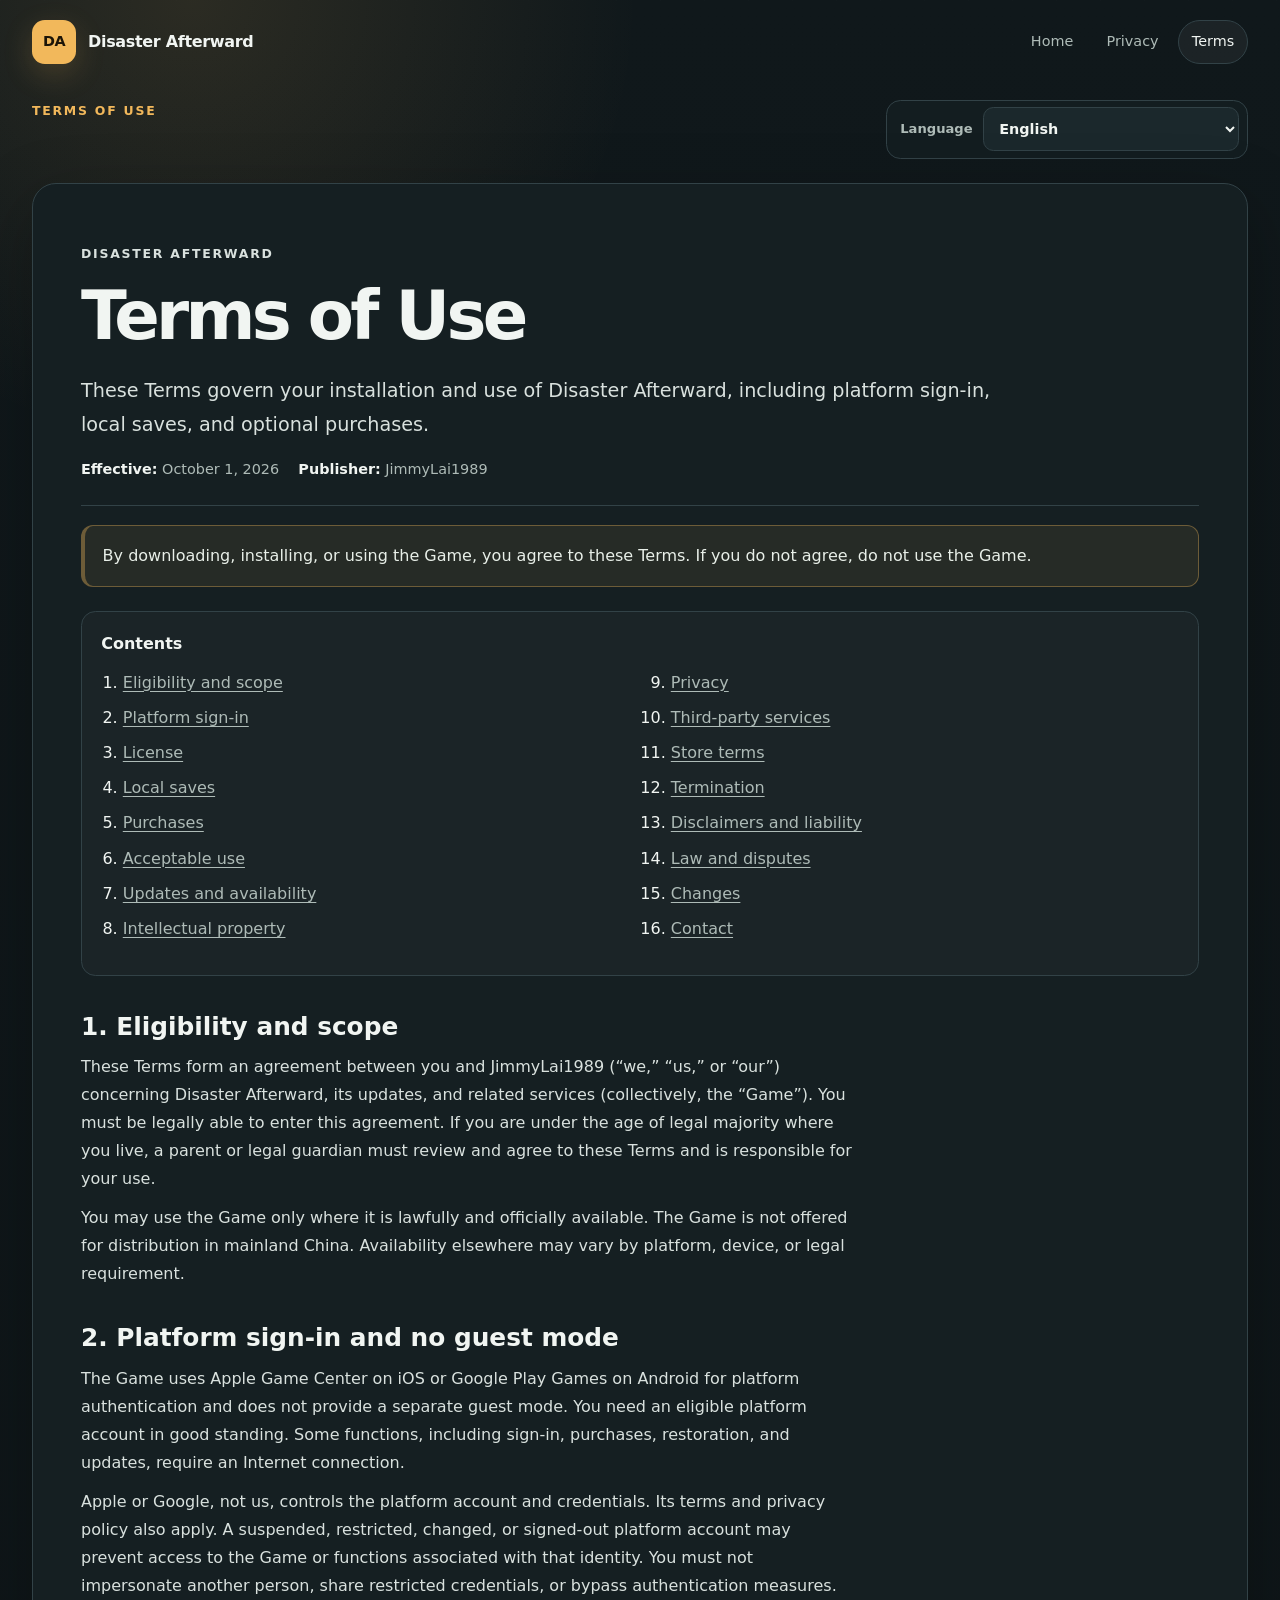
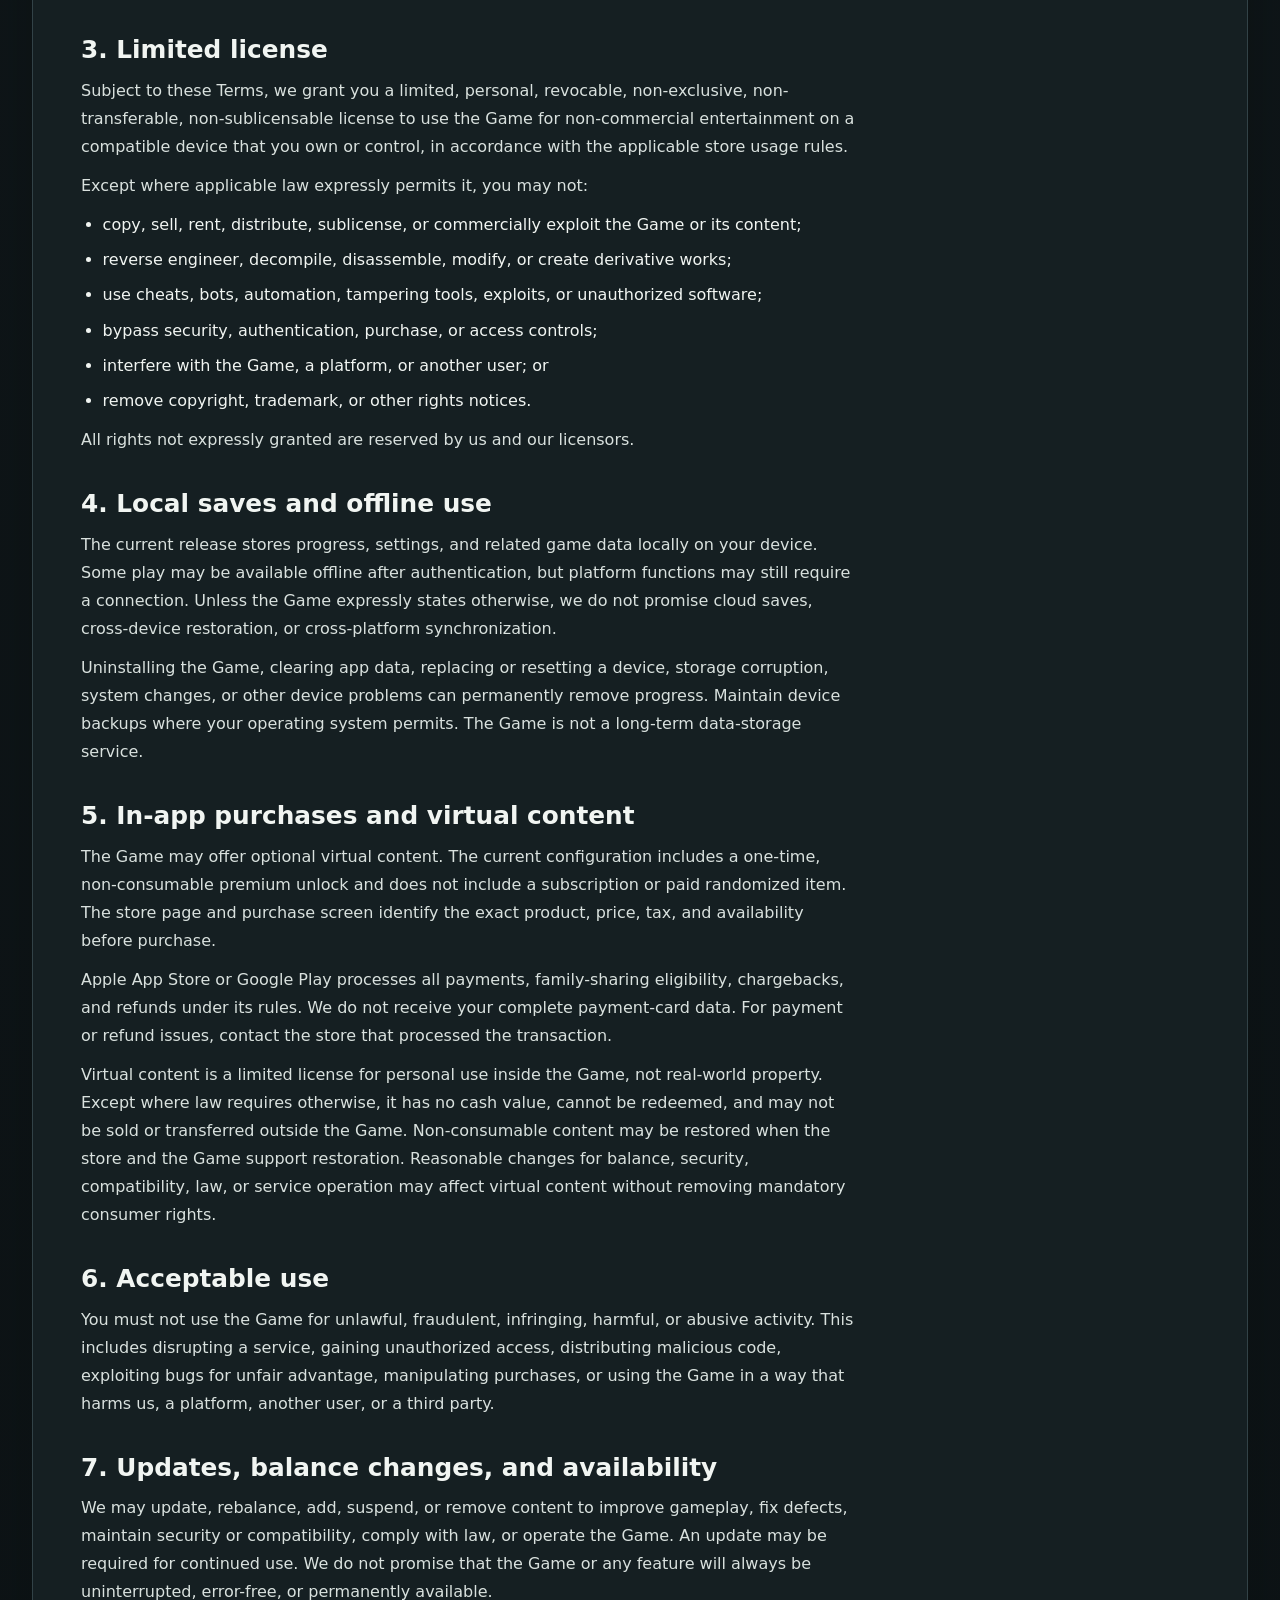
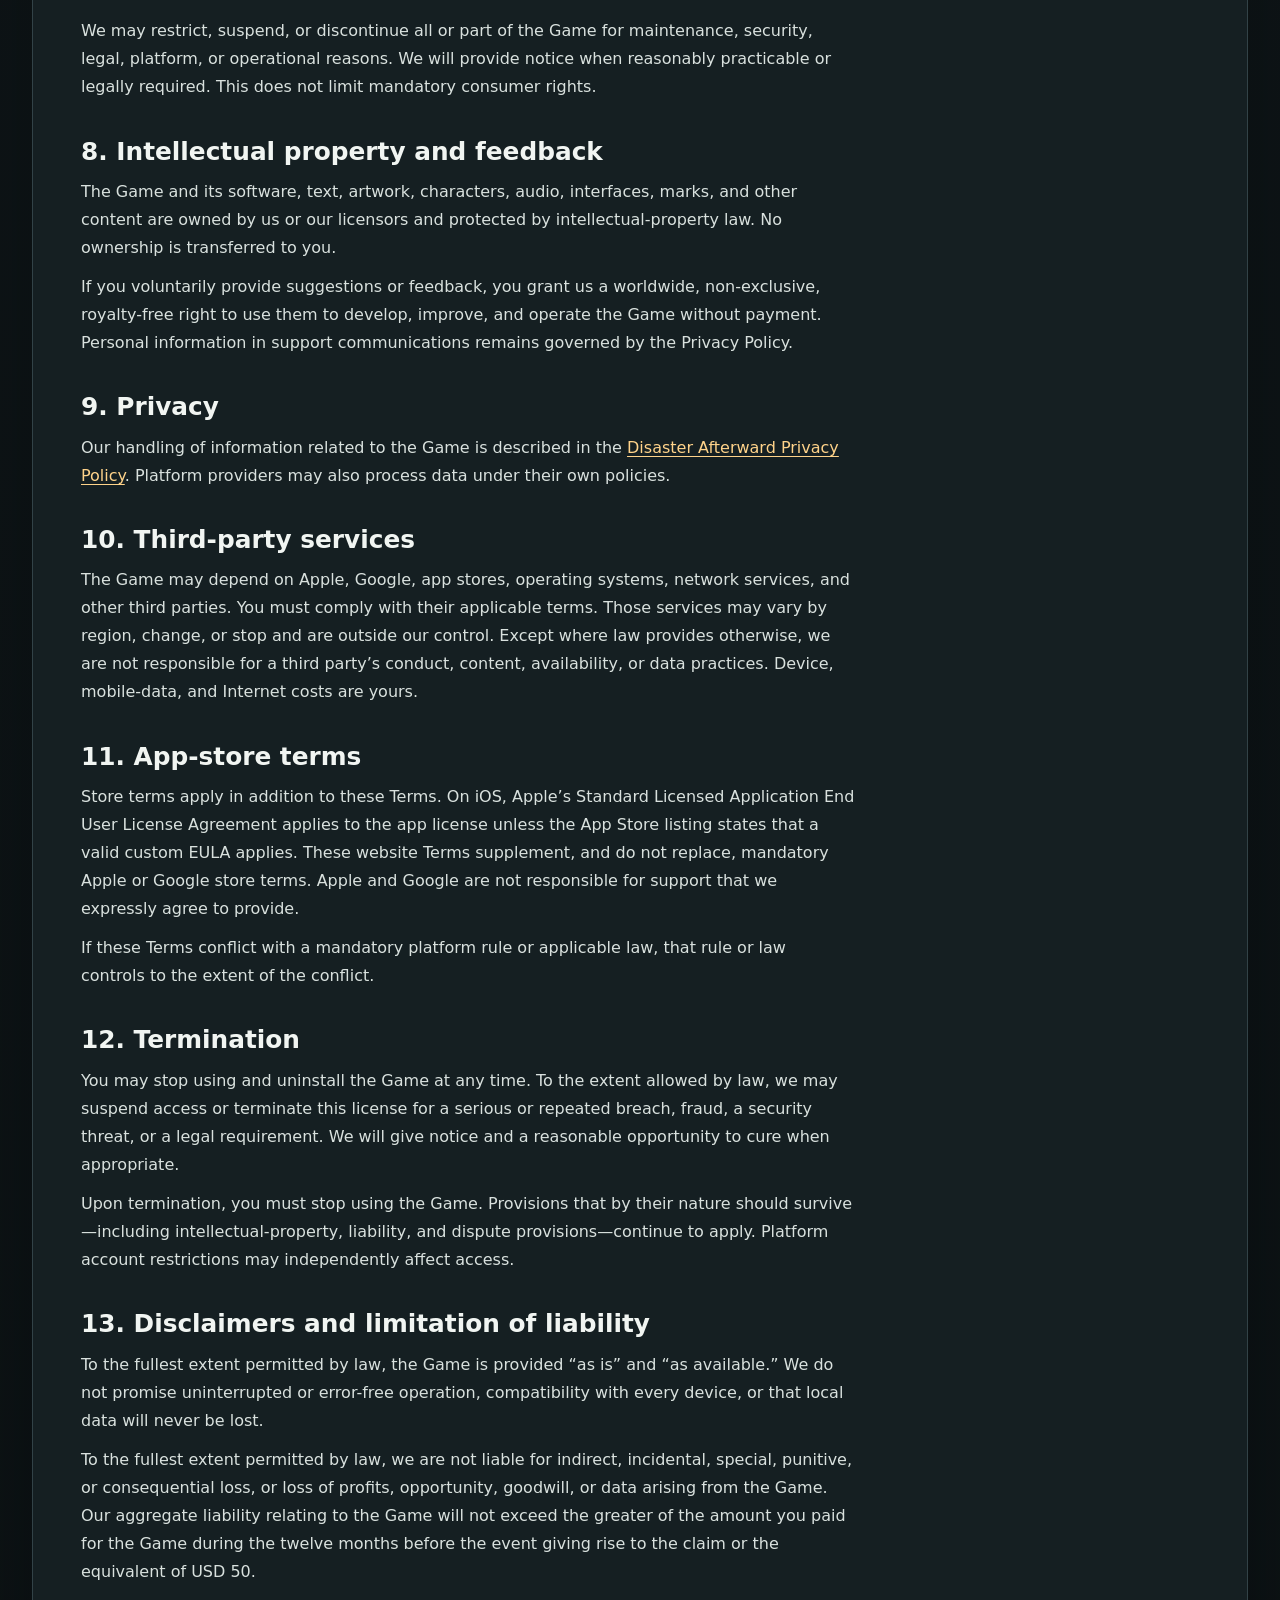
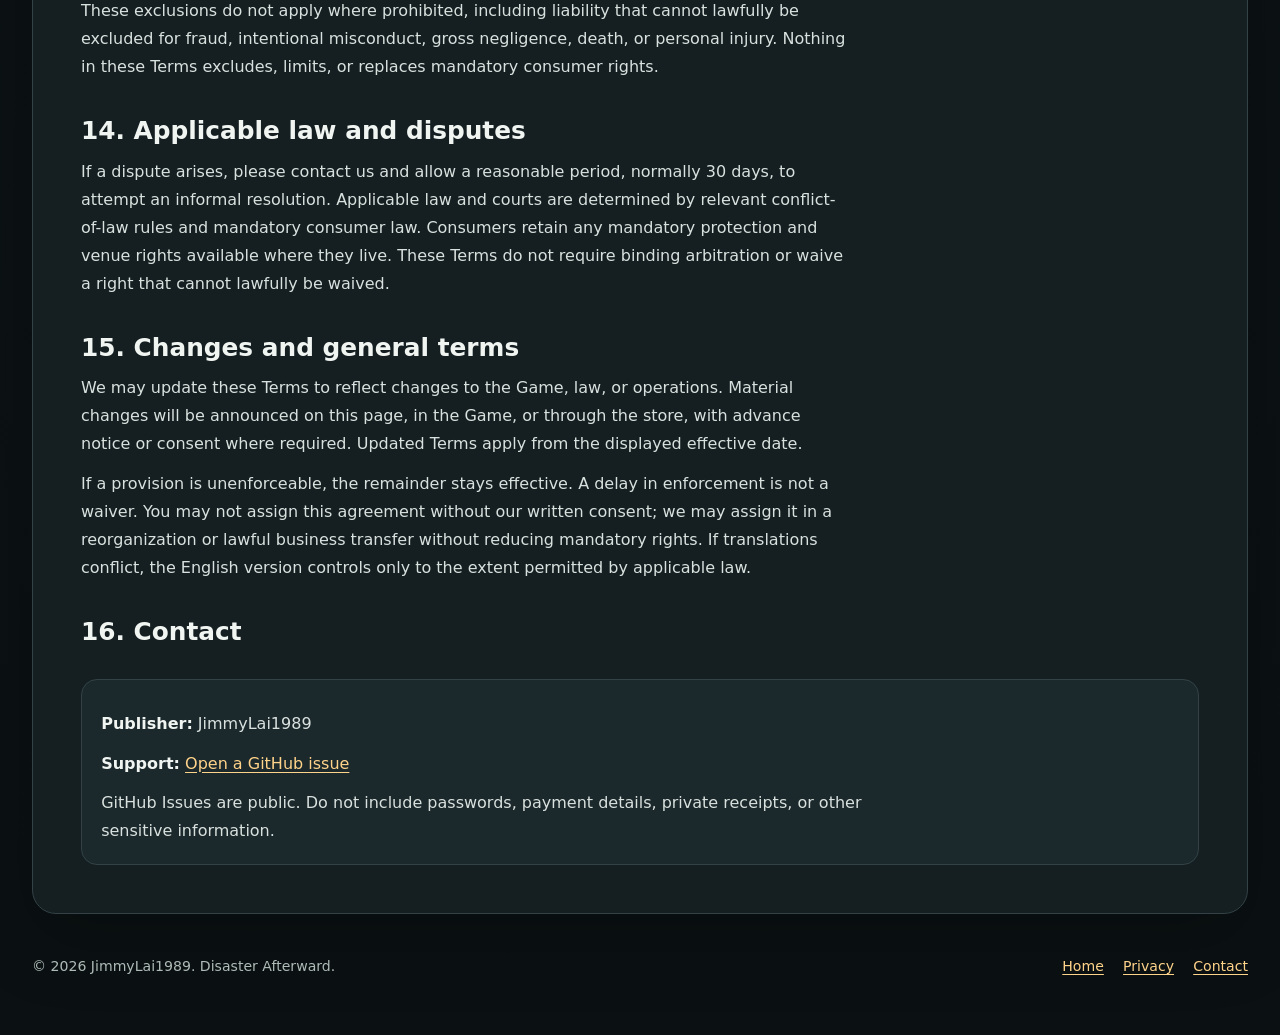
<file: terms/index.html>
<!doctype html>
<html lang="en">
  <head>
    <meta charset="utf-8">
    <meta name="viewport" content="width=device-width, initial-scale=1">
    <meta name="theme-color" content="#0b1113">
    <meta name="description" content="Terms of Use for Disaster Afterward.">
    <link rel="canonical" href="https://jimmylai1989.github.io/disaster-afterward-legal/terms/">
    <link rel="stylesheet" href="../assets/legal.css">
    <title>Terms of Use · Disaster Afterward</title>
    <noscript>
      <style>
        [data-lang-panel][hidden] { display: block !important; }
        .language-switcher { display: none !important; }
      </style>
    </noscript>
  </head>
  <body>
    <a class="skip-link" href="#main" data-ui-label="skip">Skip to content</a>

    <header class="site-header">
      <a class="brand" href="../" data-lang-link aria-label="Disaster Afterward legal center" data-ui-aria-label="brand">
        <span class="brand-mark" aria-hidden="true">DA</span>
        <span>Disaster Afterward</span>
      </a>
      <nav class="site-nav" aria-label="Primary navigation" data-ui-aria-label="primaryNav">
        <a href="../" data-lang-link data-ui-label="home">Home</a>
        <a href="../privacy/" data-lang-link data-ui-label="privacy">Privacy</a>
        <a href="./" data-lang-link data-ui-label="terms" aria-current="page">Terms</a>
      </nav>
    </header>

    <div class="shell">
      <div class="utility-bar">
        <p class="eyebrow" data-ui-label="termsPage">Terms of Use</p>
        <div class="language-switcher">
          <label for="language-select" data-ui-label="language">Language</label>
          <select id="language-select" data-lang-menu>
            <option value="en" lang="en">English</option>
            <option value="ja" lang="ja">日本語</option>
            <option value="zh-CN" lang="zh-CN">简体中文</option>
            <option value="zh-TW" lang="zh-TW">繁體中文</option>
            <option value="ko-KR" lang="ko-KR">한국어</option>
            <option value="fr-FR" lang="fr-FR">Français</option>
            <option value="de-DE" lang="de-DE">Deutsch</option>
            <option value="es" lang="es">Español</option>
            <option value="pt-BR" lang="pt-BR">Português (Brasil)</option>
            <option value="ru-RU" lang="ru-RU">Русский</option>
          </select>
        </div>
      </div>

      <main id="main" class="legal-layout" tabindex="-1">
        <article class="legal-document" data-lang-panel="en" lang="en">
          <header>
            <p class="eyebrow">Disaster Afterward</p>
            <h1 class="legal-title" data-document-title>Terms of Use</h1>
            <p class="lede">
              These Terms govern your installation and use of Disaster Afterward,
              including platform sign-in, local saves, and optional purchases.
            </p>
            <div class="meta-line">
              <span><strong>Effective:</strong> October 1, 2026</span>
              <span><strong>Publisher:</strong> JimmyLai1989</span>
            </div>
          </header>

          <div class="notice">
            By downloading, installing, or using the Game, you agree to these
            Terms. If you do not agree, do not use the Game.
          </div>

          <nav class="contents" aria-label="Terms of Use contents">
            <strong>Contents</strong>
            <ol>
              <li><a href="#en-terms-eligibility">Eligibility and scope</a></li>
              <li><a href="#en-terms-account">Platform sign-in</a></li>
              <li><a href="#en-terms-license">License</a></li>
              <li><a href="#en-terms-save">Local saves</a></li>
              <li><a href="#en-terms-purchase">Purchases</a></li>
              <li><a href="#en-terms-conduct">Acceptable use</a></li>
              <li><a href="#en-terms-updates">Updates and availability</a></li>
              <li><a href="#en-terms-ip">Intellectual property</a></li>
              <li><a href="#en-terms-privacy">Privacy</a></li>
              <li><a href="#en-terms-third-party">Third-party services</a></li>
              <li><a href="#en-terms-platform">Store terms</a></li>
              <li><a href="#en-terms-termination">Termination</a></li>
              <li><a href="#en-terms-liability">Disclaimers and liability</a></li>
              <li><a href="#en-terms-law">Law and disputes</a></li>
              <li><a href="#en-terms-changes">Changes</a></li>
              <li><a href="#en-terms-contact">Contact</a></li>
            </ol>
          </nav>

          <h2 id="en-terms-eligibility">1. Eligibility and scope</h2>
          <p>
            These Terms form an agreement between you and JimmyLai1989 (“we,”
            “us,” or “our”) concerning Disaster Afterward, its updates, and related
            services (collectively, the “Game”). You must be legally able to enter
            this agreement. If you are under the age of legal majority where you
            live, a parent or legal guardian must review and agree to these Terms
            and is responsible for your use.
          </p>
          <p>
            You may use the Game only where it is lawfully and officially
            available. The Game is not offered for distribution in mainland China.
            Availability elsewhere may vary by platform, device, or legal
            requirement.
          </p>

          <h2 id="en-terms-account">2. Platform sign-in and no guest mode</h2>
          <p>
            The Game uses Apple Game Center on iOS or Google Play Games on Android
            for platform authentication and does not provide a separate guest
            mode. You need an eligible platform account in good standing. Some
            functions, including sign-in, purchases, restoration, and updates,
            require an Internet connection.
          </p>
          <p>
            Apple or Google, not us, controls the platform account and credentials.
            Its terms and privacy policy also apply. A suspended, restricted,
            changed, or signed-out platform account may prevent access to the Game
            or functions associated with that identity. You must not impersonate
            another person, share restricted credentials, or bypass authentication
            measures.
          </p>

          <h2 id="en-terms-license">3. Limited license</h2>
          <p>
            Subject to these Terms, we grant you a limited, personal, revocable,
            non-exclusive, non-transferable, non-sublicensable license to use the
            Game for non-commercial entertainment on a compatible device that you
            own or control, in accordance with the applicable store usage rules.
          </p>
          <p>Except where applicable law expressly permits it, you may not:</p>
          <ul>
            <li>copy, sell, rent, distribute, sublicense, or commercially exploit the Game or its content;</li>
            <li>reverse engineer, decompile, disassemble, modify, or create derivative works;</li>
            <li>use cheats, bots, automation, tampering tools, exploits, or unauthorized software;</li>
            <li>bypass security, authentication, purchase, or access controls;</li>
            <li>interfere with the Game, a platform, or another user; or</li>
            <li>remove copyright, trademark, or other rights notices.</li>
          </ul>
          <p>All rights not expressly granted are reserved by us and our licensors.</p>

          <h2 id="en-terms-save">4. Local saves and offline use</h2>
          <p>
            The current release stores progress, settings, and related game data
            locally on your device. Some play may be available offline after
            authentication, but platform functions may still require a connection.
            Unless the Game expressly states otherwise, we do not promise cloud
            saves, cross-device restoration, or cross-platform synchronization.
          </p>
          <p>
            Uninstalling the Game, clearing app data, replacing or resetting a
            device, storage corruption, system changes, or other device problems
            can permanently remove progress. Maintain device backups where your
            operating system permits. The Game is not a long-term data-storage
            service.
          </p>

          <h2 id="en-terms-purchase">5. In-app purchases and virtual content</h2>
          <p>
            The Game may offer optional virtual content. The current configuration
            includes a one-time, non-consumable premium unlock and does not include
            a subscription or paid randomized item. The store page and purchase
            screen identify the exact product, price, tax, and availability before
            purchase.
          </p>
          <p>
            Apple App Store or Google Play processes all payments, family-sharing
            eligibility, chargebacks, and refunds under its rules. We do not
            receive your complete payment-card data. For payment or refund issues,
            contact the store that processed the transaction.
          </p>
          <p>
            Virtual content is a limited license for personal use inside the Game,
            not real-world property. Except where law requires otherwise, it has
            no cash value, cannot be redeemed, and may not be sold or transferred
            outside the Game. Non-consumable content may be restored when the store
            and the Game support restoration. Reasonable changes for balance,
            security, compatibility, law, or service operation may affect virtual
            content without removing mandatory consumer rights.
          </p>

          <h2 id="en-terms-conduct">6. Acceptable use</h2>
          <p>
            You must not use the Game for unlawful, fraudulent, infringing,
            harmful, or abusive activity. This includes disrupting a service,
            gaining unauthorized access, distributing malicious code, exploiting
            bugs for unfair advantage, manipulating purchases, or using the Game
            in a way that harms us, a platform, another user, or a third party.
          </p>

          <h2 id="en-terms-updates">7. Updates, balance changes, and availability</h2>
          <p>
            We may update, rebalance, add, suspend, or remove content to improve
            gameplay, fix defects, maintain security or compatibility, comply with
            law, or operate the Game. An update may be required for continued use.
            We do not promise that the Game or any feature will always be
            uninterrupted, error-free, or permanently available.
          </p>
          <p>
            We may restrict, suspend, or discontinue all or part of the Game for
            maintenance, security, legal, platform, or operational reasons. We
            will provide notice when reasonably practicable or legally required.
            This does not limit mandatory consumer rights.
          </p>

          <h2 id="en-terms-ip">8. Intellectual property and feedback</h2>
          <p>
            The Game and its software, text, artwork, characters, audio,
            interfaces, marks, and other content are owned by us or our licensors
            and protected by intellectual-property law. No ownership is transferred
            to you.
          </p>
          <p>
            If you voluntarily provide suggestions or feedback, you grant us a
            worldwide, non-exclusive, royalty-free right to use them to develop,
            improve, and operate the Game without payment. Personal information in
            support communications remains governed by the Privacy Policy.
          </p>

          <h2 id="en-terms-privacy">9. Privacy</h2>
          <p>
            Our handling of information related to the Game is described in the
            <a href="../privacy/" data-lang-link>Disaster Afterward Privacy Policy</a>.
            Platform providers may also process data under their own policies.
          </p>

          <h2 id="en-terms-third-party">10. Third-party services</h2>
          <p>
            The Game may depend on Apple, Google, app stores, operating systems,
            network services, and other third parties. You must comply with their
            applicable terms. Those services may vary by region, change, or stop
            and are outside our control. Except where law provides otherwise, we
            are not responsible for a third party’s conduct, content, availability,
            or data practices. Device, mobile-data, and Internet costs are yours.
          </p>

          <h2 id="en-terms-platform">11. App-store terms</h2>
          <p>
            Store terms apply in addition to these Terms. On iOS, Apple’s Standard
            Licensed Application End User License Agreement applies to the app
            license unless the App Store listing states that a valid custom EULA
            applies. These website Terms supplement, and do not replace, mandatory
            Apple or Google store terms. Apple and Google are not responsible for
            support that we expressly agree to provide.
          </p>
          <p>
            If these Terms conflict with a mandatory platform rule or applicable
            law, that rule or law controls to the extent of the conflict.
          </p>

          <h2 id="en-terms-termination">12. Termination</h2>
          <p>
            You may stop using and uninstall the Game at any time. To the extent
            allowed by law, we may suspend access or terminate this license for a
            serious or repeated breach, fraud, a security threat, or a legal
            requirement. We will give notice and a reasonable opportunity to cure
            when appropriate.
          </p>
          <p>
            Upon termination, you must stop using the Game. Provisions that by
            their nature should survive—including intellectual-property,
            liability, and dispute provisions—continue to apply. Platform account
            restrictions may independently affect access.
          </p>

          <h2 id="en-terms-liability">13. Disclaimers and limitation of liability</h2>
          <p>
            To the fullest extent permitted by law, the Game is provided “as is”
            and “as available.” We do not promise uninterrupted or error-free
            operation, compatibility with every device, or that local data will
            never be lost.
          </p>
          <p>
            To the fullest extent permitted by law, we are not liable for indirect,
            incidental, special, punitive, or consequential loss, or loss of
            profits, opportunity, goodwill, or data arising from the Game. Our
            aggregate liability relating to the Game will not exceed the greater
            of the amount you paid for the Game during the twelve months before the
            event giving rise to the claim or the equivalent of USD 50.
          </p>
          <p>
            These exclusions do not apply where prohibited, including liability
            that cannot lawfully be excluded for fraud, intentional misconduct,
            gross negligence, death, or personal injury. Nothing in these Terms
            excludes, limits, or replaces mandatory consumer rights.
          </p>

          <h2 id="en-terms-law">14. Applicable law and disputes</h2>
          <p>
            If a dispute arises, please contact us and allow a reasonable period,
            normally 30 days, to attempt an informal resolution. Applicable law
            and courts are determined by relevant conflict-of-law rules and
            mandatory consumer law. Consumers retain any mandatory protection and
            venue rights available where they live. These Terms do not require
            binding arbitration or waive a right that cannot lawfully be waived.
          </p>

          <h2 id="en-terms-changes">15. Changes and general terms</h2>
          <p>
            We may update these Terms to reflect changes to the Game, law, or
            operations. Material changes will be announced on this page, in the
            Game, or through the store, with advance notice or consent where
            required. Updated Terms apply from the displayed effective date.
          </p>
          <p>
            If a provision is unenforceable, the remainder stays effective. A
            delay in enforcement is not a waiver. You may not assign this agreement
            without our written consent; we may assign it in a reorganization or
            lawful business transfer without reducing mandatory rights. If
            translations conflict, the English version controls only to the extent
            permitted by applicable law.
          </p>

          <h2 id="en-terms-contact">16. Contact</h2>
          <div class="contact-panel">
            <p><strong>Publisher:</strong> JimmyLai1989</p>
            <p>
              <strong>Support:</strong>
              <a href="https://github.com/JimmyLai1989/disaster-afterward-legal/issues/new?title=Terms%20or%20support%20request">Open a GitHub issue</a>
            </p>
            <p>
              GitHub Issues are public. Do not include passwords, payment details,
              private receipts, or other sensitive information.
            </p>
          </div>
        </article>

        <article class="legal-document" data-lang-panel="ja" lang="ja" hidden>
          <header>
            <p class="eyebrow">Disaster Afterward</p>
            <h1 class="legal-title" data-document-title>利用規約</h1>
            <p class="lede">
              本規約は、プラットフォーム認証、ローカルセーブ、任意の購入を含む、
              「Disaster Afterward」のインストールおよび利用に適用されます。
            </p>
            <div class="meta-line">
              <span><strong>発効日：</strong>2026年10月1日</span>
              <span><strong>提供者：</strong>JimmyLai1989</span>
            </div>
          </header>

          <div class="notice">
            本ゲームをダウンロード、インストールまたは使用することにより、
            本規約に同意したものとみなされます。同意しない場合は使用しないでください。
          </div>

          <nav class="contents" aria-label="利用規約目次">
            <strong>目次</strong>
            <ol>
              <li><a href="#ja-terms-eligibility">利用資格と範囲</a></li>
              <li><a href="#ja-terms-account">プラットフォーム認証</a></li>
              <li><a href="#ja-terms-license">ライセンス</a></li>
              <li><a href="#ja-terms-save">ローカルセーブ</a></li>
              <li><a href="#ja-terms-purchase">購入</a></li>
              <li><a href="#ja-terms-conduct">適切な利用</a></li>
              <li><a href="#ja-terms-updates">更新と提供状況</a></li>
              <li><a href="#ja-terms-ip">知的財産</a></li>
              <li><a href="#ja-terms-privacy">プライバシー</a></li>
              <li><a href="#ja-terms-third-party">第三者サービス</a></li>
              <li><a href="#ja-terms-platform">ストア規約</a></li>
              <li><a href="#ja-terms-termination">終了</a></li>
              <li><a href="#ja-terms-liability">免責と責任</a></li>
              <li><a href="#ja-terms-law">準拠法と紛争</a></li>
              <li><a href="#ja-terms-changes">変更</a></li>
              <li><a href="#ja-terms-contact">お問い合わせ</a></li>
            </ol>
          </nav>

          <h2 id="ja-terms-eligibility">1. 利用資格および適用範囲</h2>
          <p>
            本規約は、お客様とJimmyLai1989（以下「当方」といいます）との間で、
            「Disaster Afterward」、その更新および関連サービス（総称して「本ゲーム」）について
            締結される契約です。お客様は本契約を締結できる法的能力を有する必要があります。
            未成年者の場合、親権者または法定代理人が本規約に同意し、利用について責任を負います。
          </p>
          <p>
            本ゲームは、法律で許され、正式に提供される地域でのみ利用できます。
            中国本土では配信されません。その他の地域でもプラットフォーム、端末または法的要件により
            利用できない場合があります。
          </p>

          <h2 id="ja-terms-account">2. プラットフォーム認証とゲストモード</h2>
          <p>
            本ゲームは、iOSではApple Game Center、AndroidではGoogle Play Gamesを利用して
            認証し、独自のゲストモードを提供しません。有効なプラットフォームアカウントが必要です。
            サインイン、購入、購入の復元、更新等にはインターネット接続が必要な場合があります。
          </p>
          <p>
            アカウントと認証情報は当方ではなくAppleまたはGoogleが管理し、各社の規約と
            プライバシーポリシーも適用されます。アカウントの停止、制限、変更またはサインアウトにより、
            本ゲームや関連機能を利用できなくなる場合があります。なりすまし、制限された認証情報の共有、
            認証措置の回避は禁止します。
          </p>

          <h2 id="ja-terms-license">3. 限定的ライセンス</h2>
          <p>
            本規約を遵守することを条件に、当方は、お客様が所有または管理する互換端末上で、
            ストアの利用規則に従い、非商業的な個人の娯楽目的で本ゲームを利用するための、
            限定的、個人的、取消可能、非独占的、譲渡不能かつ再許諾不能のライセンスを付与します。
          </p>
          <p>適用法で明示的に許される場合を除き、次の行為は禁止します。</p>
          <ul>
            <li>本ゲームまたはコンテンツの複製、販売、賃貸、配布、再許諾、商業利用</li>
            <li>リバースエンジニアリング、逆コンパイル、逆アセンブル、改変、二次的著作物の作成</li>
            <li>チート、ボット、自動化、改ざん、脆弱性悪用、未承認ソフトウェアの使用</li>
            <li>セキュリティ、認証、購入またはアクセス制御の回避</li>
            <li>本ゲーム、プラットフォームまたは他の利用者への妨害</li>
            <li>著作権、商標その他の権利表示の削除・変更</li>
          </ul>
          <p>明示的に付与されない権利は、当方およびライセンサーが留保します。</p>

          <h2 id="ja-terms-save">4. ローカルセーブおよびオフライン利用</h2>
          <p>
            現行版は、進行状況、設定その他のデータを端末内に保存します。認証後に一部を
            オフラインで利用できる場合がありますが、プラットフォーム機能には接続が必要です。
            本ゲームが明示しない限り、クラウドセーブ、端末間復元、プラットフォーム間同期を保証しません。
          </p>
          <p>
            アンインストール、アプリデータの消去、端末の交換・初期化、ストレージ破損、システム変更等で
            進行状況が永久に失われる場合があります。OSが許す範囲でバックアップを管理してください。
            本ゲームは長期データ保管サービスではありません。
          </p>

          <h2 id="ja-terms-purchase">5. アプリ内購入および仮想コンテンツ</h2>
          <p>
            本ゲームは任意の仮想コンテンツを提供する場合があります。現在の設定は、
            1回限りの非消費型プレミアム解除であり、サブスクリプションや有料ランダムアイテムは
            含みません。正確な商品、価格、税および提供状況は購入前にストア画面へ表示されます。
          </p>
          <p>
            支払い、ファミリー共有、チャージバックおよび返金はApple App StoreまたはGoogle Playが
            各社の規則に基づき処理します。当方は完全なカード情報を受け取りません。
            支払い・返金は取引を処理したストアへお問い合わせください。
          </p>
          <p>
            仮想コンテンツはゲーム内で個人利用するための限定的ライセンスであり、現実世界の財産では
            ありません。法律上必要な場合を除き、現金価値を持たず、換金できず、ゲーム外で販売・譲渡
            できません。非消費型コンテンツは、ストアと本ゲームが対応する場合に復元できます。
            バランス、安全性、互換性、法令または運営上の合理的変更が行われる場合があります。
          </p>

          <h2 id="ja-terms-conduct">6. 適切な利用</h2>
          <p>
            本ゲームを違法、詐欺的、権利侵害、有害または不正な目的で利用してはなりません。
            サービス妨害、不正アクセス、悪意あるコード、不具合による不当な利益、購入操作、
            当方、プラットフォーム、他の利用者または第三者を害する利用を含みます。
          </p>

          <h2 id="ja-terms-updates">7. 更新、バランス調整および提供状況</h2>
          <p>
            ゲームプレイ改善、不具合修正、バランス、安全、互換性、法令遵守または運営上の理由により、
            更新、調整、追加、停止または削除を行う場合があります。継続利用に更新が必要な場合があります。
            本ゲームまたは特定機能の永続的、中断のない、エラーのない提供は保証しません。
          </p>
          <p>
            メンテナンス、セキュリティ、法令、プラットフォームまたは運営上の理由で全部または一部を
            制限、停止、終了する場合があります。合理的に可能または法律上必要な場合は通知します。
            強行法規上の消費者権利は制限されません。
          </p>

          <h2 id="ja-terms-ip">8. 知的財産権およびフィードバック</h2>
          <p>
            本ゲームのソフトウェア、文章、画像、キャラクター、音声、インターフェース、商標その他の
            コンテンツは当方またはライセンサーに帰属し、知的財産法で保護されます。所有権は移転しません。
          </p>
          <p>
            任意に提案やフィードバックを提供した場合、本ゲームの開発、改善、運営のために無償で利用できる
            世界的、非独占的権利を当方へ許諾します。サポート連絡の個人情報には
            プライバシーポリシーが適用されます。
          </p>

          <h2 id="ja-terms-privacy">9. プライバシー</h2>
          <p>
            情報の取扱いは
            <a href="../privacy/" data-lang-link>Disaster Afterwardプライバシーポリシー</a>
            に記載します。プラットフォーム提供者も各社のポリシーに基づきデータを処理します。
          </p>

          <h2 id="ja-terms-third-party">10. 第三者サービス</h2>
          <p>
            本ゲームはApple、Google、アプリストア、OS、ネットワーク等に依存する場合があります。
            各サービスの適用規約を遵守してください。第三者サービスは地域により異なり、変更・終了する
            場合があり、当方の管理外です。法律上別段の定めがある場合を除き、第三者の行為、コンテンツ、
            可用性またはデータ取扱いについて責任を負いません。端末・通信費は利用者負担です。
          </p>

          <h2 id="ja-terms-platform">11. アプリストアの規約</h2>
          <p>
            本規約に加え、ストアの規約が適用されます。iOSでは、App Storeの掲載情報で有効な
            独自EULAが示されない限り、アプリのライセンスにAppleの標準EULAが適用されます。
            本ウェブ規約はApple・Googleの強制的な規約を補足し、置き換えるものではありません。
            当方が明示的に提供を約束したサポートについて、AppleまたはGoogleは責任を負いません。
          </p>
          <p>本規約と強制的なプラットフォーム規則または法律が抵触する場合、抵触範囲で後者が優先します。</p>

          <h2 id="ja-terms-termination">12. 終了</h2>
          <p>
            いつでも利用を停止し、アンインストールできます。重大または反復的な違反、詐欺、
            セキュリティ上の脅威、法的要請がある場合、法律上許される範囲でアクセスを停止し、
            ライセンスを終了できます。適切な場合は通知と合理的な是正機会を提供します。
          </p>
          <p>
            終了後は利用を停止してください。知的財産、責任、紛争等、その性質上存続すべき条項は
            引き続き有効です。プラットフォーム側の制限も独立してアクセスへ影響する場合があります。
          </p>

          <h2 id="ja-terms-liability">13. 免責事項および責任制限</h2>
          <p>
            法律で許される最大範囲で、本ゲームは「現状有姿」かつ「提供可能な状態」で提供されます。
            中断やエラーがないこと、全端末との互換性、ローカルデータが失われないことを保証しません。
          </p>
          <p>
            法律で許される最大範囲で、間接的、付随的、特別、懲罰的、結果的損害、または利益、機会、
            信用、データの損失について責任を負いません。本ゲームに関する当方の総責任は、
            請求原因となる事象前12か月にお客様が本ゲームについて支払った金額と50米ドル相当額の
            いずれか高い額を上限とします。
          </p>
          <p>
            詐欺、故意、重大な過失、死亡・身体傷害等、法律上排除できない責任には上記制限を適用しません。
            強行法規上の消費者権利を排除、制限または置換しません。
          </p>

          <h2 id="ja-terms-law">14. 準拠法および紛争</h2>
          <p>
            紛争が生じた場合、まず当方へ連絡し、通常30日間の合理的な解決期間を設けてください。
            準拠法と管轄裁判所は、関連する抵触法規則と強制的な消費者法により決まります。
            消費者は居住地で認められる強制的保護と裁判地の権利を保持します。
            本規約は強制仲裁を求めず、法律上放棄できない権利を放棄させません。
          </p>

          <h2 id="ja-terms-changes">15. 変更および一般条項</h2>
          <p>
            本ゲーム、法令、運営の変更を反映して本規約を更新する場合があります。重要な変更は本ページ、
            ゲーム内またはストアで告知し、必要な場合は事前通知または同意を行います。更新版は表示された
            発効日から適用されます。
          </p>
          <p>
            一部条項が無効でも残りは有効です。権利行使の遅延は放棄ではありません。書面による同意なく
            本契約を譲渡できません。当方は組織再編または適法な事業譲渡で、強行法規上の権利を減らさず
            譲渡できます。翻訳に相違がある場合、適用法が許す範囲で英語版が優先します。
          </p>

          <h2 id="ja-terms-contact">16. お問い合わせ</h2>
          <div class="contact-panel">
            <p><strong>提供者：</strong>JimmyLai1989</p>
            <p>
              <strong>サポート：</strong>
              <a href="https://github.com/JimmyLai1989/disaster-afterward-legal/issues/new?title=Terms%20or%20support%20request">GitHub Issueを作成</a>
            </p>
            <p>GitHub Issuesは公開されます。パスワード、決済情報、非公開の領収書等を含めないでください。</p>
          </div>
        </article>

        <article class="legal-document" data-lang-panel="zh-CN" lang="zh-CN" hidden>
          <header>
            <p class="eyebrow">Disaster Afterward</p>
            <h1 class="legal-title" data-document-title>使用条款</h1>
            <p class="lede">
              本条款适用于《Disaster Afterward》的安装与使用，
              包括平台登录、本地存档和可选购买。
            </p>
            <div class="meta-line">
              <span><strong>生效日期：</strong>2026年10月1日</span>
              <span><strong>发布者：</strong>JimmyLai1989</span>
            </div>
          </header>

          <div class="notice">
            下载、安装或使用本游戏，即表示你同意本条款。若不同意，请勿使用本游戏。
          </div>

          <nav class="contents" aria-label="使用条款目录">
            <strong>目录</strong>
            <ol>
              <li><a href="#zh-terms-eligibility">资格与范围</a></li>
              <li><a href="#zh-terms-account">平台登录</a></li>
              <li><a href="#zh-terms-license">使用许可</a></li>
              <li><a href="#zh-terms-save">本地存档</a></li>
              <li><a href="#zh-terms-purchase">应用内购买</a></li>
              <li><a href="#zh-terms-conduct">合理使用</a></li>
              <li><a href="#zh-terms-updates">更新与可用性</a></li>
              <li><a href="#zh-terms-ip">知识产权</a></li>
              <li><a href="#zh-terms-privacy">隐私</a></li>
              <li><a href="#zh-terms-third-party">第三方服务</a></li>
              <li><a href="#zh-terms-platform">商店条款</a></li>
              <li><a href="#zh-terms-termination">终止</a></li>
              <li><a href="#zh-terms-liability">免责声明与责任</a></li>
              <li><a href="#zh-terms-law">适用法律与争议</a></li>
              <li><a href="#zh-terms-changes">变更</a></li>
              <li><a href="#zh-terms-contact">联系我们</a></li>
            </ol>
          </nav>

          <h2 id="zh-terms-eligibility">1. 使用资格与适用范围</h2>
          <p>
            本条款是你与 JimmyLai1989（以下简称“我们”）之间关于《Disaster Afterward》、
            其更新及相关服务（统称“本游戏”）的协议。你必须具有依法订立本协议的能力。
            若你未达到所在地法定成年年龄，父母或法定监护人必须阅读并同意本条款，
            并对你使用本游戏负责。
          </p>
          <p>
            你只能在法律允许且本游戏正式提供的地区使用本游戏。本游戏不在中国大陆发行。
            其他地区的可用性可能因平台、设备或法律要求而不同。
          </p>

          <h2 id="zh-terms-account">2. 平台登录与游客模式</h2>
          <p>
            本游戏在 iOS 使用 Apple Game Center、在 Android 使用 Google Play Games
            进行平台身份验证，不提供独立游客模式。你需要一个状态正常、符合条件的平台账号。
            登录、购买、恢复购买、更新等功能可能需要互联网连接。
          </p>
          <p>
            平台账号及登录凭证由 Apple 或 Google 管理，而非由我们管理；
            相应平台的条款与隐私政策同时适用。账号被暂停、限制、变更或退出登录，
            可能使你无法访问本游戏或与该身份相关的功能。你不得冒用他人身份、
            共享受限制的凭证或绕过身份验证措施。
          </p>

          <h2 id="zh-terms-license">3. 有限使用许可</h2>
          <p>
            在你遵守本条款的前提下，我们授予你一项有限、个人、可撤销、非独占、
            不可转让且不可再许可的权利，仅允许你出于非商业娱乐目的，
            在自己拥有或控制的兼容设备上，按照相应商店的使用规则使用本游戏。
          </p>
          <p>除非适用法律明确允许，否则你不得：</p>
          <ul>
            <li>复制、出售、出租、分发、再许可或商业利用本游戏或其内容；</li>
            <li>逆向工程、反编译、反汇编、修改或制作衍生作品；</li>
            <li>使用外挂、机器人、自动化、篡改工具、漏洞利用程序或未经授权的软件；</li>
            <li>绕过安全、身份验证、购买或访问控制；</li>
            <li>干扰本游戏、平台或其他用户；</li>
            <li>删除或修改著作权、商标或其他权利声明。</li>
          </ul>
          <p>本条款未明确授予的权利均由我们及许可方保留。</p>

          <h2 id="zh-terms-save">4. 本地存档与离线使用</h2>
          <p>
            当前版本把游戏进度、设置及相关数据保存在你的设备上。
            完成身份验证后，部分内容可能离线可用，但平台功能仍可能需要联网。
            除非本游戏明确说明，否则我们不保证提供云存档、跨设备恢复或跨平台同步。
          </p>
          <p>
            卸载游戏、清除应用数据、更换或重置设备、存储损坏、系统变更等情况，
            可能造成进度永久丢失。请在操作系统允许的范围内自行管理设备备份。
            本游戏不是长期数据存储服务。
          </p>

          <h2 id="zh-terms-purchase">5. 应用内购买与虚拟内容</h2>
          <p>
            本游戏可能提供可选的虚拟内容。当前配置包含一次性、非消耗型的高级功能解锁，
            不包含订阅或付费随机道具。购买前，商店页面和购买界面会显示准确的商品、价格、
            税费与可用性。
          </p>
          <p>
            所有付款、家庭共享资格、撤销扣款与退款，均由 Apple App Store 或 Google Play
            按其规则处理。我们不会收到完整银行卡信息。付款或退款问题应联系处理交易的商店。
          </p>
          <p>
            虚拟内容只是供你在本游戏内个人使用的有限许可，并非现实财产。
            除非法律另有要求，它没有现金价值、不可兑换，也不得在游戏外出售或转让。
            在商店和本游戏支持时，非消耗型内容可以恢复。
            我们可能基于平衡、安全、兼容性、法律或运营需要作出合理调整，
            但不会排除强制性消费者权利。
          </p>

          <h2 id="zh-terms-conduct">6. 合理使用</h2>
          <p>
            你不得利用本游戏从事违法、欺诈、侵权、有害或滥用行为，
            包括破坏服务、未经授权访问、传播恶意代码、利用错误取得不公平利益、
            操纵购买，或以可能损害我们、平台、其他用户或第三方的方式使用本游戏。
          </p>

          <h2 id="zh-terms-updates">7. 更新、平衡调整与服务可用性</h2>
          <p>
            我们可能为了改善玩法、修复问题、调整平衡、维护安全或兼容性、遵守法律或运营游戏，
            更新、调整、增加、暂停或移除内容。某些更新可能是继续使用所必需的。
            我们不保证本游戏或任何功能永久、不间断或没有错误。
          </p>
          <p>
            因维护、安全、法律、平台或运营原因，我们可能限制、暂停或终止全部或部分游戏。
            在合理可行或法律要求时，我们会提供通知。本条不影响你依法享有的强制性消费者权利。
          </p>

          <h2 id="zh-terms-ip">8. 知识产权与反馈</h2>
          <p>
            本游戏的软件、文字、美术、角色、音频、界面、标识及其他内容归我们或许可方所有，
            并受知识产权法律保护。本条款不向你转让所有权。
          </p>
          <p>
            如果你自愿提供建议或反馈，你授予我们一项全球、非独占、免版税的权利，
            可将其用于开发、改进与运营本游戏，无需支付报酬。
            支持沟通中的个人信息仍按隐私政策处理。
          </p>

          <h2 id="zh-terms-privacy">9. 隐私</h2>
          <p>
            我们如何处理与本游戏有关的信息，请参阅
            <a href="../privacy/" data-lang-link>《Disaster Afterward 隐私政策》</a>。
            平台服务商也可能按照各自政策处理数据。
          </p>

          <h2 id="zh-terms-third-party">10. 第三方服务</h2>
          <p>
            本游戏可能依赖 Apple、Google、应用商店、操作系统、网络服务及其他第三方。
            你必须遵守这些服务的适用条款。第三方服务可能因地区不同而变化或停止，且不由我们控制。
            除非法律另有规定，我们不对第三方的行为、内容、可用性或数据处理负责。
            设备、移动数据和互联网费用由你承担。
          </p>

          <h2 id="zh-terms-platform">11. 应用商店条款</h2>
          <p>
            商店条款与本条款同时适用。在 iOS 上，除非 App Store 页面明确说明适用有效的自定义 EULA，
            否则 Apple 的标准许可应用最终用户许可协议适用于应用许可。
            本网站条款用于补充而非取代 Apple 或 Google 的强制性商店条款。
            对于我们明确承诺提供的支持，Apple 与 Google 不承担责任。
          </p>
          <p>如本条款与强制性平台规则或适用法律冲突，则后者在冲突范围内优先。</p>

          <h2 id="zh-terms-termination">12. 终止</h2>
          <p>
            你可以随时停止使用并卸载本游戏。在法律允许的范围内，
            如果你严重或反复违反本条款、实施欺诈、造成安全威胁，
            或法律要求我们采取措施，我们可以暂停访问或终止许可。
            在适当情况下，我们会提供通知及合理补救机会。
          </p>
          <p>
            终止后，你必须停止使用本游戏。知识产权、责任、争议等按其性质应继续有效的条款仍然有效。
            平台账号限制也可能独立影响访问。
          </p>

          <h2 id="zh-terms-liability">13. 免责声明与责任限制</h2>
          <p>
            在法律允许的最大范围内，本游戏按“现状”和“可用状态”提供。
            我们不保证运行永不中断、没有错误、兼容所有设备，或本地数据永不丢失。
          </p>
          <p>
            在法律允许的最大范围内，我们不对因本游戏产生的间接、附带、特殊、惩罚性或后果性损失，
            或利润、机会、商誉、数据损失负责。我们就本游戏承担的总责任，
            以你在导致请求的事件发生前十二个月内为本游戏支付的金额，
            或等值 50 美元中的较高者为限。
          </p>
          <p>
            上述限制不适用于法律禁止排除的责任，包括欺诈、故意不当行为、重大过失，
            或依法不得排除的人身伤亡责任。本条款不排除、限制或替代强制性消费者权利。
          </p>

          <h2 id="zh-terms-law">14. 适用法律与争议</h2>
          <p>
            如发生争议，请先联系我们，并给予通常为 30 日的合理期限尝试友好解决。
            适用法律与有管辖权的法院，根据相关法律冲突规则与强制性消费者法律确定。
            消费者仍享有居住地法律赋予的强制性保护与诉讼地点权利。
            本条款不要求强制仲裁，也不要求放弃依法不能放弃的权利。
          </p>

          <h2 id="zh-terms-changes">15. 条款变更与一般规定</h2>
          <p>
            我们可能更新本条款以反映游戏、法律或运营变化。
            重大变更会在本页面、游戏内或商店中公布，并在法律要求时提前通知或取得同意。
            更新后的条款从页面标注的生效日期起适用。
          </p>
          <p>
            若某一条款无法执行，其余条款仍然有效。延迟行使权利不构成放弃。
            未经我们书面同意，你不得转让本协议；我们可在重组或合法业务转让中转让，
            但不得削减强制性权利。如翻译文本存在冲突，仅在适用法律允许的范围内以英文版为准。
          </p>

          <h2 id="zh-terms-contact">16. 联系我们</h2>
          <div class="contact-panel">
            <p><strong>发布者：</strong>JimmyLai1989</p>
            <p>
              <strong>支持渠道：</strong>
              <a href="https://github.com/JimmyLai1989/disaster-afterward-legal/issues/new?title=Terms%20or%20support%20request">创建 GitHub Issue</a>
            </p>
            <p>GitHub Issues 是公开页面。请勿包含密码、支付信息、非公开收据或其他敏感信息。</p>
          </div>
        </article>
        <article class="legal-document" data-lang-panel="zh-TW" lang="zh-TW" hidden>
          <header>
            <p class="eyebrow">Disaster Afterward</p>
            <h1 class="legal-title" data-document-title>使用條款</h1>
            <p class="lede">
              本條款規範您安裝及使用 Disaster Afterward 的行為，
              包括平台登入、本機存檔與選購項目。
            </p>
            <div class="meta-line">
              <span><strong>生效日期：</strong>2026 年 10 月 1 日</span>
              <span><strong>發行者：</strong>JimmyLai1989</span>
            </div>
          </header>

          <div class="notice">
            下載、安裝或使用本遊戲，即表示您同意本條款。若您不同意，請勿使用本遊戲。
          </div>

          <nav class="contents" aria-label="使用條款目錄">
            <strong>目錄</strong>
            <ol>
              <li><a href="#zhtw-terms-eligibility">資格與適用範圍</a></li>
              <li><a href="#zhtw-terms-account">平台登入</a></li>
              <li><a href="#zhtw-terms-license">授權</a></li>
              <li><a href="#zhtw-terms-save">本機存檔</a></li>
              <li><a href="#zhtw-terms-purchase">購買</a></li>
              <li><a href="#zhtw-terms-conduct">可接受的使用方式</a></li>
              <li><a href="#zhtw-terms-updates">更新與可用性</a></li>
              <li><a href="#zhtw-terms-ip">智慧財產權</a></li>
              <li><a href="#zhtw-terms-privacy">隱私</a></li>
              <li><a href="#zhtw-terms-third-party">第三方服務</a></li>
              <li><a href="#zhtw-terms-platform">商店條款</a></li>
              <li><a href="#zhtw-terms-termination">終止</a></li>
              <li><a href="#zhtw-terms-liability">免責聲明與責任限制</a></li>
              <li><a href="#zhtw-terms-law">法律與爭議</a></li>
              <li><a href="#zhtw-terms-changes">變更</a></li>
              <li><a href="#zhtw-terms-contact">聯絡方式</a></li>
            </ol>
          </nav>

          <h2 id="zhtw-terms-eligibility">1. 資格與適用範圍</h2>
          <p>
            本條款構成您與 JimmyLai1989（以下稱「我們」）之間，關於 Disaster Afterward、
            其更新及相關服務（以下合稱「本遊戲」）的協議。您必須具備締結本協議的法律能力。
            若您尚未達到居住地的法定成年年齡，則必須由父母或法定監護人審閱並同意本條款，
            且該父母或法定監護人須對您的使用負責。
          </p>
          <p>
            您只能在本遊戲依法且正式提供的地區使用本遊戲。本遊戲不在中國大陸地區發行。
            其他地區的可用性可能因平台、裝置或法律要求而異。
          </p>

          <h2 id="zhtw-terms-account">2. 平台登入與無訪客模式</h2>
          <p>
            本遊戲在 iOS 上使用 Apple Game Center，在 Android 上使用 Google Play Games
            進行平台驗證，且不提供獨立的訪客模式。您必須擁有狀態正常且符合資格的平台帳戶。
            登入、購買、恢復購買及更新等部分功能需要網際網路連線。
          </p>
          <p>
            平台帳戶與憑證由 Apple 或 Google 控制，而非由我們控制；該公司的條款及隱私權政策
            亦適用。若平台帳戶遭停權、限制、變更或登出，您可能無法存取本遊戲或與該身分相關的
            功能。您不得冒充他人、分享受限制的憑證，或規避驗證措施。
          </p>

          <h2 id="zhtw-terms-license">3. 有限授權</h2>
          <p>
            在您遵守本條款的前提下，我們授予您有限、個人、可撤銷、非專屬、不可轉讓且不可再授權的
            使用權，允許您依適用商店的使用規則，在您擁有或控制的相容裝置上，
            基於非商業娛樂目的使用本遊戲。
          </p>
          <p>除非適用法律明確允許，否則您不得：</p>
          <ul>
            <li>複製、銷售、出租、散布、再授權或以商業方式利用本遊戲或其內容；</li>
            <li>對本遊戲進行反向工程、反編譯、反組譯、修改或製作衍生作品；</li>
            <li>使用作弊程式、機器人、自動化工具、竄改工具、漏洞利用方式或未經授權的軟體；</li>
            <li>規避安全、驗證、購買或存取控制措施；</li>
            <li>干擾本遊戲、平台或其他使用者；或</li>
            <li>移除著作權、商標或其他權利聲明。</li>
          </ul>
          <p>所有未明確授予的權利，均由我們及我們的授權人保留。</p>

          <h2 id="zhtw-terms-save">4. 本機存檔與離線使用</h2>
          <p>
            目前版本會將遊戲進度、設定與相關遊戲資料儲存在您的裝置上。完成驗證後，
            部分遊戲內容可能可離線使用，但平台功能仍可能需要網路連線。除非本遊戲另有明確說明，
            否則我們不保證提供雲端存檔、跨裝置恢復或跨平台同步功能。
          </p>
          <p>
            解除安裝本遊戲、清除應用程式資料、更換或重設裝置、儲存空間損毀、系統變更，
            或其他裝置問題，均可能造成遊戲進度永久遺失。請在作業系統允許的情況下維護裝置備份。
            本遊戲並非長期資料儲存服務。
          </p>

          <h2 id="zhtw-terms-purchase">5. 應用程式內購買與虛擬內容</h2>
          <p>
            本遊戲可能提供選購的虛擬內容。目前設定包含一次性購買的非消耗型進階版解鎖項目，
            不包含訂閱或付費隨機項目。商店頁面及購買畫面會在購買前顯示確切產品、價格、稅額與可用性。
          </p>
          <p>
            所有付款、家庭共享資格、退單及退款，均由 Apple App Store 或 Google Play
            依其規則處理。我們不會取得您完整的信用卡或簽帳金融卡資料。如有付款或退款問題，
            請聯絡處理該筆交易的商店。
          </p>
          <p>
            虛擬內容僅代表在本遊戲內供個人使用的有限授權，並非現實世界的財產。
            除法律另有要求外，虛擬內容不具現金價值、不得兌換，亦不得在本遊戲外銷售或轉讓。
            在商店與本遊戲支援恢復功能時，非消耗型內容可能可以恢復。為了遊戲平衡、安全、相容性、
            法律或服務營運所作的合理變更，可能影響虛擬內容，但不會排除任何強制性消費者權益。
          </p>

          <h2 id="zhtw-terms-conduct">6. 可接受的使用方式</h2>
          <p>
            您不得利用本遊戲從事違法、詐欺、侵權、有害或濫用行為。此類行為包括干擾服務、
            取得未經授權的存取權限、散布惡意程式碼、利用漏洞獲取不公平優勢、操縱購買，
            或以對我們、平台、其他使用者或第三方造成損害的方式使用本遊戲。
          </p>

          <h2 id="zhtw-terms-updates">7. 更新、平衡調整與可用性</h2>
          <p>
            為改善遊戲體驗、修正問題、維護安全或相容性、遵守法律或營運本遊戲，
            我們可能更新、重新平衡、新增、暫停或移除內容。您可能必須安裝更新才能繼續使用。
            我們不保證本遊戲或任何功能永遠不中斷、毫無錯誤或永久提供。
          </p>
          <p>
            基於維護、安全、法律、平台或營運因素，我們可能限制、暫停或停止提供本遊戲的全部或一部分。
            在合理可行或法律要求的情況下，我們將提供通知。這不會限制任何強制性消費者權益。
          </p>

          <h2 id="zhtw-terms-ip">8. 智慧財產權與意見回饋</h2>
          <p>
            本遊戲及其軟體、文字、美術、角色、音訊、介面、標誌與其他內容，
            均由我們或我們的授權人擁有，並受智慧財產權法律保護。任何所有權均不會移轉給您。
          </p>
          <p>
            若您自願提供建議或意見回饋，即授予我們全球性、非專屬、免權利金的權利，
            得無須支付費用即將其用於開發、改善及營運本遊戲。支援通訊中的個人資訊仍受隱私權政策規範。
          </p>

          <h2 id="zhtw-terms-privacy">9. 隱私</h2>
          <p>
            我們如何處理與本遊戲相關的資訊，詳見
            <a href="../privacy/" data-lang-link>Disaster Afterward 隱私權政策</a>。
            平台服務供應商亦可能依其自身政策處理資料。
          </p>

          <h2 id="zhtw-terms-third-party">10. 第三方服務</h2>
          <p>
            本遊戲可能依賴 Apple、Google、應用程式商店、作業系統、網路服務及其他第三方。
            您必須遵守該等第三方的適用條款。這些服務可能因地區而異，亦可能變更或停止，
            且不受我們控制。除法律另有規定外，我們不對第三方的行為、內容、可用性或資料處理方式負責。
            裝置、行動數據及網際網路費用由您自行負擔。
          </p>

          <h2 id="zhtw-terms-platform">11. 應用程式商店條款</h2>
          <p>
            除本條款外，商店條款亦同時適用。在 iOS 上，除非 App Store 頁面載明適用有效的
            自訂終端使用者授權合約（EULA），否則 Apple 的標準授權應用程式終端使用者授權合約
            適用於應用程式授權。本網站條款是對 Apple 或 Google 強制性商店條款的補充，
            並不取代該等條款。Apple 與 Google 無須為我們明確同意提供的支援負責。
          </p>
          <p>
            若本條款與強制性平台規則或適用法律有所衝突，則在衝突範圍內以該規則或法律為準。
          </p>

          <h2 id="zhtw-terms-termination">12. 終止</h2>
          <p>
            您可以隨時停止使用並解除安裝本遊戲。在法律允許的範圍內，若有嚴重或反覆違反本條款、
            詐欺、安全威脅或法律要求等情況，我們可能暫停您的存取權或終止本授權。
            在適當情況下，我們將提供通知及合理的改正機會。
          </p>
          <p>
            本授權終止後，您必須停止使用本遊戲。依其性質應於終止後繼續有效的條款——包括智慧財產權、
            責任與爭議條款——仍繼續適用。平台帳戶受到的限制亦可能獨立影響您的存取權。
          </p>

          <h2 id="zhtw-terms-liability">13. 免責聲明與責任限制</h2>
          <p>
            在法律允許的最大範圍內，本遊戲係按「現狀」及「現有可用」基礎提供。
            我們不保證服務不中斷或毫無錯誤、不保證與所有裝置相容，亦不保證本機資料永遠不會遺失。
          </p>
          <p>
            在法律允許的最大範圍內，對於因本遊戲所生的間接、附帶、特殊、懲罰性或衍生性損失，
            或利潤、機會、商譽或資料損失，我們概不負責。我們就本遊戲承擔的責任總額，
            不超過下列兩者中較高者：引發索賠事件發生前十二個月內您為本遊戲支付的金額，
            或等值 50 美元的金額。
          </p>
          <p>
            若法律禁止排除此類責任，上述排除即不適用，包括因詐欺、故意不法行為、重大過失、
            死亡或人身傷害所生且依法不得排除之責任。本條款任何內容均不排除、限制或取代強制性消費者權益。
          </p>

          <h2 id="zhtw-terms-law">14. 適用法律與爭議</h2>
          <p>
            若發生爭議，請先與我們聯絡，並給予合理期間（通常為 30 天）嘗試以非正式方式解決。
            適用法律與管轄法院依相關法律衝突規則及強制性消費者法律決定。
            消費者仍享有其居住地所提供的任何強制性保護，及在其居住地有管轄權之法院提起訴訟的權利。
            本條款不要求進行具拘束力的仲裁，也不要求放棄依法不得放棄的權利。
          </p>

          <h2 id="zhtw-terms-changes">15. 變更與一般條款</h2>
          <p>
            我們可能更新本條款，以反映本遊戲、法律或營運方式的變更。重大變更將透過本頁面、
            本遊戲或商店公告，並在法律要求時事先通知或取得同意。更新後的條款自所示生效日期起適用。
          </p>
          <p>
            若任何條款無法執行，其餘條款仍維持效力。遲延行使任何權利不構成拋棄該權利。
            未經我們書面同意，您不得轉讓本協議；我們得於重組或合法業務移轉時轉讓本協議，
            但不得因此減損強制性權利。若各語言版本之間有所衝突，僅在適用法律允許的範圍內以英文版為準。
          </p>

          <h2 id="zhtw-terms-contact">16. 聯絡方式</h2>
          <div class="contact-panel">
            <p><strong>發行者：</strong>JimmyLai1989</p>
            <p>
              <strong>支援：</strong>
              <a href="https://github.com/JimmyLai1989/disaster-afterward-legal/issues/new?title=Terms%20or%20support%20request">建立 GitHub issue</a>
            </p>
            <p>
              GitHub Issues 是公開的。請勿包含密碼、付款資料、非公開收據或其他敏感資訊。
            </p>
          </div>
        </article>

        <article class="legal-document" data-lang-panel="ko-KR" lang="ko-KR" hidden>
          <header>
            <p class="eyebrow">Disaster Afterward</p>
            <h1 class="legal-title" data-document-title>이용약관</h1>
            <p class="lede">
              본 약관은 플랫폼 로그인, 로컬 저장 및 선택적 구매를 포함하여
              Disaster Afterward의 설치와 이용에 적용됩니다.
            </p>
            <div class="meta-line">
              <span><strong>시행일:</strong> 2026년 10월 1일</span>
              <span><strong>배급자:</strong> JimmyLai1989</span>
            </div>
          </header>

          <div class="notice">
            게임을 다운로드, 설치 또는 이용함으로써 이용자는 본 약관에 동의합니다.
            동의하지 않는 경우 게임을 이용하지 마십시오.
          </div>

          <nav class="contents" aria-label="이용약관 목차">
            <strong>목차</strong>
            <ol>
              <li><a href="#ko-terms-eligibility">이용 자격 및 범위</a></li>
              <li><a href="#ko-terms-account">플랫폼 로그인</a></li>
              <li><a href="#ko-terms-license">라이선스</a></li>
              <li><a href="#ko-terms-save">로컬 저장</a></li>
              <li><a href="#ko-terms-purchase">구매</a></li>
              <li><a href="#ko-terms-conduct">허용되는 이용 방식</a></li>
              <li><a href="#ko-terms-updates">업데이트 및 이용 가능 여부</a></li>
              <li><a href="#ko-terms-ip">지식재산권</a></li>
              <li><a href="#ko-terms-privacy">개인정보</a></li>
              <li><a href="#ko-terms-third-party">제3자 서비스</a></li>
              <li><a href="#ko-terms-platform">앱 스토어 약관</a></li>
              <li><a href="#ko-terms-termination">종료</a></li>
              <li><a href="#ko-terms-liability">면책 및 책임 제한</a></li>
              <li><a href="#ko-terms-law">준거법 및 분쟁</a></li>
              <li><a href="#ko-terms-changes">변경 및 일반 조항</a></li>
              <li><a href="#ko-terms-contact">문의</a></li>
            </ol>
          </nav>

          <h2 id="ko-terms-eligibility">1. 이용 자격 및 적용 범위</h2>
          <p>
            본 약관은 이용자와 JimmyLai1989(이하 “당사”) 사이에서 Disaster Afterward,
            그 업데이트 및 관련 서비스(이하 통칭하여 “게임”)에 관해 체결되는 계약입니다.
            이용자는 본 계약을 체결할 법적 능력이 있어야 합니다. 거주 지역의 법정 성년 연령에
            미달하는 경우, 부모 또는 법정대리인이 본 약관을 검토하고 동의해야 하며 이용자의
            게임 이용에 대해 책임을 집니다.
          </p>
          <p>
            이용자는 게임이 적법하고 공식적으로 제공되는 지역에서만 게임을 이용할 수 있습니다.
            게임은 중국 본토에서 배포되지 않습니다. 그 밖의 지역에서도 플랫폼, 기기 또는 법적
            요건에 따라 이용 가능 여부가 달라질 수 있습니다.
          </p>

          <h2 id="ko-terms-account">2. 플랫폼 로그인 및 게스트 모드 미제공</h2>
          <p>
            게임은 플랫폼 인증을 위해 iOS에서는 Apple Game Center, Android에서는 Google Play
            Games를 사용하며 별도의 게스트 모드를 제공하지 않습니다. 정상적으로 이용 가능한 적격
            플랫폼 계정이 필요합니다. 로그인, 구매, 구매 복원 및 업데이트를 포함한 일부 기능에는
            인터넷 연결이 필요합니다.
          </p>
          <p>
            플랫폼 계정과 인증 정보는 당사가 아닌 Apple 또는 Google이 관리하며, 해당 업체의 약관과
            개인정보처리방침도 적용됩니다. 플랫폼 계정이 정지, 제한 또는 변경되거나 로그아웃된 경우
            게임 또는 해당 계정과 연결된 기능을 이용하지 못할 수 있습니다. 다른 사람을 사칭하거나,
            제한된 인증 정보를 공유하거나, 인증 조치를 우회해서는 안 됩니다.
          </p>

          <h2 id="ko-terms-license">3. 제한적 라이선스</h2>
          <p>
            본 약관을 준수하는 조건으로, 당사는 이용자가 소유하거나 관리하는 호환 기기에서 관련
            스토어 이용 규칙에 따라 비상업적 오락 목적으로 게임을 이용할 수 있는 제한적이고 개인적이며,
            취소 가능하고 비독점적이며 양도 및 재허가가 불가능한 라이선스를 이용자에게 부여합니다.
          </p>
          <p>관련 법률에서 명시적으로 허용하는 경우를 제외하고, 다음 행위를 해서는 안 됩니다.</p>
          <ul>
            <li>게임 또는 그 콘텐츠를 복제, 판매, 임대, 배포, 재허가하거나 상업적으로 이용하는 행위</li>
            <li>리버스 엔지니어링, 디컴파일, 역어셈블, 수정 또는 2차적 저작물 제작</li>
            <li>치트, 봇, 자동화, 변조 도구, 취약점 또는 승인되지 않은 소프트웨어 이용</li>
            <li>보안, 인증, 구매 또는 접근 통제의 우회</li>
            <li>게임, 플랫폼 또는 다른 이용자의 이용을 방해하는 행위</li>
            <li>저작권, 상표권 또는 기타 권리 고지의 제거</li>
          </ul>
          <p>명시적으로 부여되지 않은 모든 권리는 당사와 당사의 라이선스 제공자가 보유합니다.</p>

          <h2 id="ko-terms-save">4. 로컬 저장 및 오프라인 이용</h2>
          <p>
            현재 버전은 진행 상황, 설정 및 관련 게임 데이터를 이용자의 기기에 로컬로 저장합니다.
            인증 후 일부 플레이는 오프라인에서 가능할 수 있으나 플랫폼 기능에는 여전히 인터넷 연결이
            필요할 수 있습니다. 게임에서 명시적으로 달리 안내하지 않는 한, 당사는 클라우드 저장,
            기기 간 복원 또는 플랫폼 간 동기화를 보장하지 않습니다.
          </p>
          <p>
            게임 제거, 앱 데이터 삭제, 기기 교체 또는 초기화, 저장 공간 손상, 시스템 변경 또는 기타
            기기 문제로 인해 진행 상황이 영구적으로 삭제될 수 있습니다. 운영체제가 허용하는 경우
            기기 백업을 유지하십시오. 게임은 장기 데이터 보관 서비스가 아닙니다.
          </p>

          <h2 id="ko-terms-purchase">5. 인앱 구매 및 가상 콘텐츠</h2>
          <p>
            게임은 선택적으로 구매할 수 있는 가상 콘텐츠를 제공할 수 있습니다. 현재 설정에는 일회성
            비소모성 프리미엄 잠금 해제 상품이 포함되어 있으며, 정기 구독 또는 유료 확률형 아이템은
            포함되어 있지 않습니다. 구매 전에 스토어 페이지와 구매 화면에서 정확한 제품, 가격, 세금 및
            이용 가능 여부를 확인할 수 있습니다.
          </p>
          <p>
            모든 결제, 가족 공유 적용 여부, 차지백(결제 취소) 및 환불은 Apple App Store 또는 Google Play가
            자체 규칙에 따라 처리합니다. 당사는 이용자의 전체 결제 카드 정보를 제공받지 않습니다.
            결제 또는 환불 문제가 있는 경우 거래를 처리한 스토어에 문의하십시오.
          </p>
          <p>
            가상 콘텐츠는 게임 안에서 개인적으로 이용할 수 있는 제한적 라이선스이며 현실의 재산이
            아닙니다. 법률에서 달리 요구하는 경우를 제외하고 현금 가치가 없고 현금으로 교환할 수 없으며,
            게임 외부에서 판매하거나 양도할 수 없습니다. 비소모성 콘텐츠는 스토어와 게임이 복원을
            지원하는 경우 복원할 수 있습니다. 밸런스, 보안, 호환성, 법률 또는 서비스 운영을 위한
            합리적인 변경이 가상 콘텐츠에 영향을 줄 수 있으나, 법률상 보장되는 소비자 권리를 제한하지
            않습니다.
          </p>

          <h2 id="ko-terms-conduct">6. 허용되는 이용 방식</h2>
          <p>
            이용자는 불법적, 사기적, 권리 침해적, 유해하거나 악의적인 활동을 위해 게임을 이용해서는
            안 됩니다. 여기에는 서비스 방해, 무단 접근, 악성 코드 배포, 부당한 이익을 위한 버그 악용,
            구매 조작, 또는 당사, 플랫폼, 다른 이용자나 제3자에게 해를 끼치는 방식으로 게임을 이용하는
            행위가 포함됩니다.
          </p>

          <h2 id="ko-terms-updates">7. 업데이트, 밸런스 변경 및 이용 가능 여부</h2>
          <p>
            당사는 게임 플레이 개선, 결함 수정, 보안 또는 호환성 유지, 법률 준수 또는 게임 운영을 위해
            콘텐츠를 업데이트하거나, 밸런스를 조정하거나, 추가·중단·제거할 수 있습니다. 계속 이용하려면
            업데이트가 필요할 수 있습니다. 당사는 게임 또는 특정 기능이 항상 중단이나 오류 없이
            영구적으로 제공될 것이라고 보장하지 않습니다.
          </p>
          <p>
            당사는 유지보수, 보안, 법률, 플랫폼 또는 운영상의 사유로 게임의 전부 또는 일부를 제한,
            일시 중지 또는 중단할 수 있습니다. 합리적으로 가능하거나 법률상 요구되는 경우 이를
            사전에 알립니다. 이는 법률상 보장되는 소비자 권리를 제한하지 않습니다.
          </p>

          <h2 id="ko-terms-ip">8. 지식재산권 및 피드백</h2>
          <p>
            게임과 게임의 소프트웨어, 문구, 미술, 캐릭터, 음향, 인터페이스, 표장 및 기타 콘텐츠는
            당사 또는 당사의 라이선스 제공자가 소유하며 지식재산권법의 보호를 받습니다. 어떠한 소유권도
            이용자에게 이전되지 않습니다.
          </p>
          <p>
            이용자가 자발적으로 제안이나 피드백을 제공하는 경우, 이용자는 당사가 별도의 대가를 지급하지
            않고 이를 게임의 개발, 개선 및 운영에 사용할 수 있는 전 세계적, 비독점적, 무상 사용권을
            당사에 부여합니다. 지원 관련 연락에 포함된 개인정보에는 개인정보처리방침이 계속 적용됩니다.
          </p>

          <h2 id="ko-terms-privacy">9. 개인정보</h2>
          <p>
            게임과 관련된 정보의 처리 방식은
            <a href="../privacy/" data-lang-link>Disaster Afterward 개인정보처리방침</a>에
            설명되어 있습니다. 플랫폼 제공업체도 자체 방침에 따라 정보를 처리할 수 있습니다.
          </p>

          <h2 id="ko-terms-third-party">10. 제3자 서비스</h2>
          <p>
            게임은 Apple, Google, 앱 스토어, 운영체제, 네트워크 서비스 및 기타 제3자에 의존할 수
            있습니다. 이용자는 해당 제3자의 적용 약관을 준수해야 합니다. 이러한 서비스는 지역에 따라
            다르거나 변경 또는 중단될 수 있으며 당사의 통제 범위를 벗어납니다. 법률에서 달리 정하는
            경우를 제외하고, 당사는 제3자의 행위, 콘텐츠, 이용 가능 여부 또는 데이터 처리 관행에 대해
            책임을 지지 않습니다. 기기, 모바일 데이터 및 인터넷 이용 비용은 이용자가 부담합니다.
          </p>

          <h2 id="ko-terms-platform">11. 앱 스토어 약관</h2>
          <p>
            본 약관과 함께 스토어 약관도 적용됩니다. iOS의 경우 App Store 등록 정보에 유효한 맞춤형
            최종 사용자 사용권 계약(EULA)이 적용된다고 명시되어 있지 않는 한, 앱 라이선스에는
            Apple의 표준 최종 사용자 사용권 계약(Standard Licensed Application End User License
            Agreement)이 적용됩니다. 본 웹사이트 약관은 Apple 또는 Google의 의무적인 스토어 약관을
            보완하며 이를 대체하지 않습니다. Apple과 Google은 당사가 명시적으로 제공하기로 한 지원에
            대해 책임을 지지 않습니다.
          </p>
          <p>
            본 약관이 의무적으로 적용되는 플랫폼 규칙 또는 관련 법률과 충돌하는 경우, 충돌하는
            범위에서는 해당 규칙 또는 법률이 우선합니다.
          </p>

          <h2 id="ko-terms-termination">12. 종료</h2>
          <p>
            이용자는 언제든지 게임 이용을 중단하고 게임을 제거할 수 있습니다. 법률이 허용하는 범위에서,
            당사는 중대하거나 반복적인 위반, 사기, 보안 위협 또는 법적 요구를 이유로 접근을 중지하거나
            본 라이선스를 종료할 수 있습니다. 적절한 경우 이용자에게 통지하고 시정할 수 있는 합리적인
            기회를 제공합니다.
          </p>
          <p>
            종료 시 이용자는 게임 이용을 중단해야 합니다. 지식재산권, 책임 및 분쟁 조항을 포함하여
            그 성질상 종료 후에도 존속해야 하는 조항은 계속 적용됩니다. 플랫폼 계정에 대한 제한도
            별도로 접근에 영향을 줄 수 있습니다.
          </p>

          <h2 id="ko-terms-liability">13. 면책 및 책임 제한</h2>
          <p>
            법률이 허용하는 최대 범위에서 게임은 “있는 그대로” 및 “이용 가능한 상태로” 제공됩니다.
            당사는 중단이나 오류 없는 운영, 모든 기기와의 호환성 또는 로컬 데이터가 절대 소실되지
            않을 것을 보장하지 않습니다.
          </p>
          <p>
            법률이 허용하는 최대 범위에서, 당사는 게임으로 인해 발생하는 간접적, 부수적, 특별,
            징벌적 또는 결과적 손해나 이익, 기회, 영업권 또는 데이터의 손실에 대해 책임을 지지 않습니다.
            게임과 관련된 당사의 총 책임액은 청구 원인이 된 사건 발생 전 12개월 동안 이용자가 게임에
            지불한 금액과 미화 50달러 상당액 중 더 큰 금액을 초과하지 않습니다.
          </p>
          <p>
            이러한 제한은 법률상 금지되는 경우에는 적용되지 않습니다. 여기에는 사기, 고의적 위법 행위,
            중과실, 사망 또는 신체 상해에 관해 법률상 배제할 수 없는 책임이 포함됩니다. 본 약관의 어떠한
            내용도 법률상 보장되는 소비자 권리를 배제하거나 제한하거나 대체하지 않습니다.
          </p>

          <h2 id="ko-terms-law">14. 준거법 및 분쟁</h2>
          <p>
            분쟁이 발생하는 경우 당사에 연락하여 통상 30일의 합리적인 기간 동안 비공식적으로 해결할
            기회를 주시기 바랍니다. 준거법과 관할 법원은 관련 국제사법 규칙 및 의무적으로 적용되는
            소비자법에 따라 결정됩니다. 소비자는 거주지에서 이용할 수 있는 법률상 보호와 재판지에 관한
            권리를 그대로 보유합니다. 본 약관은 구속력 있는 중재를 요구하거나 법률상 포기할 수 없는
            권리의 포기를 요구하지 않습니다.
          </p>

          <h2 id="ko-terms-changes">15. 변경 및 일반 조항</h2>
          <p>
            당사는 게임, 법률 또는 운영상의 변경을 반영하기 위해 본 약관을 개정할 수 있습니다.
            중요한 변경 사항은 필요한 경우 사전 통지 또는 동의를 거쳐 본 페이지, 게임 또는 스토어를
            통해 안내합니다. 개정된 약관은 표시된 시행일부터 적용됩니다.
          </p>
          <p>
            특정 조항이 집행 불가능한 경우에도 나머지 조항은 계속 유효합니다. 집행이 지연되더라도 권리를
            포기한 것으로 보지 않습니다. 이용자는 당사의 서면 동의 없이 본 계약을 양도할 수 없습니다.
            당사는 법률상 보장되는 권리를 축소하지 않는 범위에서 조직 개편 또는 적법한 사업 양도의
            일환으로 본 계약을 양도할 수 있습니다. 번역본 사이에 차이가 있는 경우, 관련 법률에서 허용하는
            범위에서만 영어본이 우선합니다.
          </p>

          <h2 id="ko-terms-contact">16. 문의</h2>
          <div class="contact-panel">
            <p><strong>배급자:</strong> JimmyLai1989</p>
            <p>
              <strong>지원 문의:</strong>
              <a href="https://github.com/JimmyLai1989/disaster-afterward-legal/issues/new?title=Terms%20or%20support%20request">GitHub 이슈 등록</a>
            </p>
            <p>
              GitHub Issues는 공개됩니다. 비밀번호, 결제 정보, 비공개 영수증 또는 기타 민감한 정보를
              포함하지 마십시오.
            </p>
          </div>
        </article>

        <article class="legal-document" data-lang-panel="fr-FR" lang="fr-FR" hidden>
          <header>
            <p class="eyebrow">Disaster Afterward</p>
            <h1 class="legal-title" data-document-title>Conditions d’utilisation</h1>
            <p class="lede">
              Les présentes Conditions régissent l’installation et l’utilisation de
              Disaster Afterward, notamment la connexion à la plateforme, les
              sauvegardes locales et les achats facultatifs.
            </p>
            <div class="meta-line">
              <span><strong>Entrée en vigueur :</strong> 1er octobre 2026</span>
              <span><strong>Éditeur :</strong> JimmyLai1989</span>
            </div>
          </header>

          <div class="notice">
            En téléchargeant, en installant ou en utilisant le Jeu, vous acceptez
            les présentes Conditions. Si vous ne les acceptez pas, n’utilisez pas
            le Jeu.
          </div>

          <nav class="contents" aria-label="Sommaire des Conditions d’utilisation">
            <strong>Sommaire</strong>
            <ol>
              <li><a href="#fr-terms-eligibility">Admissibilité et champ d’application</a></li>
              <li><a href="#fr-terms-account">Connexion à la plateforme</a></li>
              <li><a href="#fr-terms-license">Licence</a></li>
              <li><a href="#fr-terms-save">Sauvegardes locales</a></li>
              <li><a href="#fr-terms-purchase">Achats</a></li>
              <li><a href="#fr-terms-conduct">Utilisation acceptable</a></li>
              <li><a href="#fr-terms-updates">Mises à jour et disponibilité</a></li>
              <li><a href="#fr-terms-ip">Propriété intellectuelle</a></li>
              <li><a href="#fr-terms-privacy">Confidentialité</a></li>
              <li><a href="#fr-terms-third-party">Services tiers</a></li>
              <li><a href="#fr-terms-platform">Conditions des boutiques</a></li>
              <li><a href="#fr-terms-termination">Résiliation</a></li>
              <li><a href="#fr-terms-liability">Exclusions et responsabilité</a></li>
              <li><a href="#fr-terms-law">Droit applicable et litiges</a></li>
              <li><a href="#fr-terms-changes">Modifications</a></li>
              <li><a href="#fr-terms-contact">Contact</a></li>
            </ol>
          </nav>

          <h2 id="fr-terms-eligibility">1. Admissibilité et champ d’application</h2>
          <p>
            Les présentes Conditions constituent un accord entre vous et
            JimmyLai1989 (« nous », « notre » ou « nos ») concernant Disaster
            Afterward, ses mises à jour et les services associés (collectivement,
            le « Jeu »). Vous devez avoir la capacité juridique de conclure cet
            accord. Si vous n’avez pas atteint l’âge de la majorité légale dans
            votre lieu de résidence, un parent ou tuteur légal doit examiner et
            accepter les présentes Conditions et assume la responsabilité de votre
            utilisation.
          </p>
          <p>
            Vous ne pouvez utiliser le Jeu que là où il est légalement et
            officiellement disponible. Le Jeu n’est pas proposé à la distribution
            en Chine continentale. Sa disponibilité dans les autres régions peut
            varier selon la plateforme, l’appareil ou les exigences légales.
          </p>

          <h2 id="fr-terms-account">2. Connexion à la plateforme et absence de mode invité</h2>
          <p>
            Le Jeu utilise Apple Game Center sous iOS ou Google Play Games sous
            Android pour l’authentification sur la plateforme et ne propose aucun
            mode invité distinct. Vous devez disposer d’un compte de plateforme
            admissible et en règle. Certaines fonctions, notamment la connexion,
            les achats, la restauration et les mises à jour, nécessitent une
            connexion à Internet.
          </p>
          <p>
            Apple ou Google, et non nous, contrôle le compte de plateforme et les
            identifiants de connexion. Ses conditions et sa politique de
            confidentialité s’appliquent également. Un compte de plateforme
            suspendu, restreint, modifié ou déconnecté peut empêcher l’accès au Jeu
            ou aux fonctions associées à cette identité. Vous ne devez pas usurper
            l’identité d’une autre personne, partager des identifiants soumis à des
            restrictions ni contourner les mesures d’authentification.
          </p>

          <h2 id="fr-terms-license">3. Licence limitée</h2>
          <p>
            Sous réserve des présentes Conditions, nous vous accordons une licence
            limitée, personnelle, révocable, non exclusive, incessible et ne
            pouvant faire l’objet d’une sous-licence, afin d’utiliser le Jeu à des
            fins de divertissement non commercial sur un appareil compatible que
            vous possédez ou contrôlez, conformément aux règles d’utilisation de
            la boutique applicable.
          </p>
          <p>Sauf autorisation expresse de la loi applicable, vous ne pouvez pas :</p>
          <ul>
            <li>copier, vendre, louer, distribuer, concéder en sous-licence ou exploiter commercialement le Jeu ou son contenu ;</li>
            <li>procéder à de l’ingénierie inverse, décompiler, désassembler ou modifier le Jeu, ni créer des œuvres dérivées ;</li>
            <li>utiliser des dispositifs de triche, robots, automatisations, outils d’altération, failles ou logiciels non autorisés ;</li>
            <li>contourner les contrôles de sécurité, d’authentification, d’achat ou d’accès ;</li>
            <li>perturber le Jeu, une plateforme ou un autre utilisateur ; ou</li>
            <li>supprimer les mentions de droit d’auteur, de marque ou d’autres droits.</li>
          </ul>
          <p>Tous les droits qui ne sont pas expressément accordés sont réservés par nous et nos concédants.</p>

          <h2 id="fr-terms-save">4. Sauvegardes locales et utilisation hors ligne</h2>
          <p>
            La version actuelle conserve la progression, les paramètres et les
            données de jeu associées localement sur votre appareil. Une partie du
            Jeu peut être disponible hors ligne après l’authentification, mais les
            fonctions de la plateforme peuvent toujours nécessiter une connexion.
            Sauf indication expresse contraire dans le Jeu, nous ne garantissons ni
            les sauvegardes dans le cloud, ni la restauration entre appareils, ni
            la synchronisation multiplateforme.
          </p>
          <p>
            La désinstallation du Jeu, l’effacement des données de l’application,
            le remplacement ou la réinitialisation d’un appareil, la corruption du
            stockage, des modifications du système ou d’autres problèmes affectant
            l’appareil peuvent supprimer définitivement la progression. Conservez
            des sauvegardes de l’appareil lorsque votre système d’exploitation le
            permet. Le Jeu n’est pas un service de stockage de données à long terme.
          </p>

          <h2 id="fr-terms-purchase">5. Achats intégrés et contenu virtuel</h2>
          <p>
            Le Jeu peut proposer du contenu virtuel facultatif. La configuration
            actuelle comprend un déblocage Premium unique et non consommable, et
            ne comprend ni abonnement ni article aléatoire payant. La page de la
            boutique et l’écran d’achat indiquent le produit exact, le prix, les
            taxes et la disponibilité avant l’achat.
          </p>
          <p>
            L’App Store d’Apple ou Google Play traite tous les paiements,
            l’admissibilité au partage familial, les rétrofacturations et les
            remboursements conformément à ses propres règles. Nous ne recevons pas
            l’intégralité des données de votre carte de paiement. Pour toute
            question relative à un paiement ou à un remboursement, contactez la
            boutique qui a traité la transaction.
          </p>
          <p>
            Le contenu virtuel constitue une licence limitée à un usage personnel
            dans le Jeu, et non un bien réel. Sauf obligation légale contraire, il
            n’a aucune valeur monétaire, ne peut pas être échangé contre de l’argent
            et ne peut être vendu ni transféré en dehors du Jeu. Le contenu non
            consommable peut être restauré lorsque la boutique et le Jeu prennent
            en charge cette fonction. Des modifications raisonnables motivées par
            l’équilibrage, la sécurité, la compatibilité, la loi ou l’exploitation
            du service peuvent affecter le contenu virtuel sans supprimer les
            droits impératifs des consommateurs.
          </p>

          <h2 id="fr-terms-conduct">6. Utilisation acceptable</h2>
          <p>
            Vous ne devez pas utiliser le Jeu à des fins illégales, frauduleuses,
            contrefaisantes, nuisibles ou abusives. Cela inclut notamment la
            perturbation d’un service, l’obtention d’un accès non autorisé, la
            diffusion de code malveillant, l’exploitation de bogues pour obtenir un
            avantage déloyal, la manipulation d’achats ou l’utilisation du Jeu d’une
            manière qui nous porte préjudice ou porte préjudice à une plateforme, à
            un autre utilisateur ou à un tiers.
          </p>

          <h2 id="fr-terms-updates">7. Mises à jour, équilibrage et disponibilité</h2>
          <p>
            Nous pouvons mettre à jour, rééquilibrer, ajouter, suspendre ou supprimer
            du contenu afin d’améliorer le Jeu, de corriger des défauts, de maintenir
            la sécurité ou la compatibilité, de respecter la loi ou d’exploiter le
            Jeu. Une mise à jour peut être nécessaire pour continuer à l’utiliser.
            Nous ne garantissons pas que le Jeu ou une fonctionnalité sera toujours
            ininterrompu, exempt d’erreurs ou disponible de manière permanente.
          </p>
          <p>
            Nous pouvons restreindre, suspendre ou interrompre tout ou partie du Jeu
            pour des raisons de maintenance, de sécurité, de droit, de plateforme ou
            d’exploitation. Nous vous en informerons lorsque cela est raisonnablement
            possible ou légalement requis. Cela ne limite pas les droits impératifs
            des consommateurs.
          </p>

          <h2 id="fr-terms-ip">8. Propriété intellectuelle et commentaires</h2>
          <p>
            Le Jeu et ses logiciels, textes, illustrations, personnages, contenus
            audio, interfaces, marques et autres contenus nous appartiennent ou
            appartiennent à nos concédants, et sont protégés par le droit de la
            propriété intellectuelle. Aucun droit de propriété ne vous est transféré.
          </p>
          <p>
            Si vous nous communiquez volontairement des suggestions ou commentaires,
            vous nous accordez un droit mondial, non exclusif et libre de redevance
            de les utiliser pour développer, améliorer et exploiter le Jeu, sans
            rémunération. Les informations personnelles figurant dans les échanges
            avec l’assistance restent régies par la Politique de confidentialité.
          </p>

          <h2 id="fr-terms-privacy">9. Confidentialité</h2>
          <p>
            Notre traitement des informations relatives au Jeu est décrit dans la
            <a href="../privacy/" data-lang-link>Politique de confidentialité de Disaster Afterward</a>.
            Les fournisseurs de plateformes peuvent également traiter des données
            conformément à leurs propres politiques.
          </p>

          <h2 id="fr-terms-third-party">10. Services tiers</h2>
          <p>
            Le Jeu peut dépendre d’Apple, de Google, des boutiques d’applications,
            des systèmes d’exploitation, de services réseau et d’autres tiers. Vous
            devez respecter leurs conditions applicables. Ces services peuvent
            varier selon la région, changer ou cesser, et échappent à notre contrôle.
            Sauf disposition légale contraire, nous ne sommes pas responsables de
            la conduite, du contenu, de la disponibilité ou des pratiques en matière
            de données d’un tiers. Les frais liés à l’appareil, aux données mobiles
            et à Internet sont à votre charge.
          </p>

          <h2 id="fr-terms-platform">11. Conditions des boutiques d’applications</h2>
          <p>
            Les conditions de la boutique s’appliquent en plus des présentes
            Conditions. Sous iOS, le contrat de licence utilisateur final standard
            d’Apple pour les applications sous licence s’applique à la licence de
            l’application, sauf si sa fiche App Store indique qu’un CLUF personnalisé
            valide s’applique. Les présentes Conditions publiées sur ce site
            complètent les conditions impératives d’Apple ou de Google et ne les
            remplacent pas. Apple et Google ne sont pas responsables de l’assistance
            que nous nous engageons expressément à fournir.
          </p>
          <p>
            En cas de conflit entre les présentes Conditions et une règle impérative
            de la plateforme ou la loi applicable, cette règle ou cette loi prévaut
            dans la mesure du conflit.
          </p>

          <h2 id="fr-terms-termination">12. Résiliation</h2>
          <p>
            Vous pouvez cesser d’utiliser le Jeu et le désinstaller à tout moment.
            Dans la mesure permise par la loi, nous pouvons suspendre l’accès ou
            résilier cette licence en cas de violation grave ou répétée, de fraude,
            de menace pour la sécurité ou d’exigence légale. Nous vous informerons
            et vous accorderons un délai raisonnable pour remédier à la situation
            lorsque cela est approprié.
          </p>
          <p>
            Après la résiliation, vous devez cesser d’utiliser le Jeu. Les
            dispositions qui, par leur nature, doivent survivre — notamment celles
            relatives à la propriété intellectuelle, à la responsabilité et aux
            litiges — restent applicables. Les restrictions d’un compte de
            plateforme peuvent affecter l’accès indépendamment.
          </p>

          <h2 id="fr-terms-liability">13. Exclusions de garantie et limitation de responsabilité</h2>
          <p>
            Dans toute la mesure permise par la loi, le Jeu est fourni « en l’état »
            et « selon disponibilité ». Nous ne garantissons ni un fonctionnement
            ininterrompu ou exempt d’erreurs, ni la compatibilité avec tous les
            appareils, ni l’absence de toute perte de données locales.
          </p>
          <p>
            Dans toute la mesure permise par la loi, nous ne sommes pas responsables
            des pertes indirectes, accessoires, spéciales, punitives ou consécutives,
            ni des pertes de bénéfices, d’opportunités, de clientèle ou de données
            résultant du Jeu. Notre responsabilité totale liée au Jeu ne dépassera
            pas le montant le plus élevé entre la somme que vous avez payée pour le
            Jeu au cours des douze mois précédant l’événement à l’origine de la
            réclamation et l’équivalent de 50 USD.
          </p>
          <p>
            Ces exclusions ne s’appliquent pas lorsqu’elles sont interdites,
            notamment à une responsabilité qui ne peut légalement être exclue en
            cas de fraude, faute intentionnelle, faute lourde, décès ou dommage
            corporel. Aucune disposition des présentes Conditions n’exclut, ne
            limite ni ne remplace les droits impératifs des consommateurs.
          </p>

          <h2 id="fr-terms-law">14. Droit applicable et litiges</h2>
          <p>
            En cas de litige, veuillez nous contacter et nous accorder un délai
            raisonnable, habituellement de 30 jours, afin de tenter de le résoudre à
            l’amiable. Le droit applicable et les juridictions compétentes sont
            déterminés par les règles pertinentes de conflit de lois et par le droit
            impératif de la consommation. Les consommateurs conservent toute
            protection et tout droit impératif quant au choix du tribunal dont ils
            bénéficient dans leur lieu de résidence. Les présentes Conditions
            n’imposent aucun arbitrage obligatoire et ne vous font renoncer à aucun
            droit auquel il ne peut légalement être renoncé.
          </p>

          <h2 id="fr-terms-changes">15. Modifications et dispositions générales</h2>
          <p>
            Nous pouvons mettre à jour les présentes Conditions pour tenir compte
            des modifications du Jeu, de la loi ou de notre exploitation. Les
            modifications importantes seront annoncées sur cette page, dans le Jeu
            ou par l’intermédiaire de la boutique, avec un préavis ou votre
            consentement lorsque cela est requis. Les Conditions mises à jour
            s’appliquent à compter de la date d’entrée en vigueur affichée.
          </p>
          <p>
            Si une disposition est inexécutoire, les autres dispositions restent en
            vigueur. Tout retard dans l’exercice d’un droit ne constitue pas une
            renonciation. Vous ne pouvez céder cet accord sans notre consentement
            écrit ; nous pouvons le céder dans le cadre d’une réorganisation ou d’un
            transfert d’activité licite sans réduire les droits impératifs. En cas
            de divergence entre les traductions, la version anglaise prévaut
            uniquement dans la mesure permise par la loi applicable.
          </p>

          <h2 id="fr-terms-contact">16. Contact</h2>
          <div class="contact-panel">
            <p><strong>Éditeur :</strong> JimmyLai1989</p>
            <p>
              <strong>Assistance :</strong>
              <a href="https://github.com/JimmyLai1989/disaster-afterward-legal/issues/new?title=Terms%20or%20support%20request">Ouvrir un ticket GitHub</a>
            </p>
            <p>
              Les tickets GitHub sont publics. N’y incluez aucun mot de passe,
              renseignement de paiement, reçu privé ni autre information sensible.
            </p>
          </div>
        </article>

        <article class="legal-document" data-lang-panel="de-DE" lang="de-DE" hidden>
          <header>
            <p class="eyebrow">Disaster Afterward</p>
            <h1 class="legal-title" data-document-title>Nutzungsbedingungen</h1>
            <p class="lede">
              Diese Bedingungen regeln die Installation und Nutzung von Disaster
              Afterward, einschließlich Plattformanmeldung, lokalen Spielständen
              und optionalen Käufen.
            </p>
            <div class="meta-line">
              <span><strong>Gültig ab:</strong> 1. Oktober 2026</span>
              <span><strong>Herausgeber:</strong> JimmyLai1989</span>
            </div>
          </header>

          <div class="notice">
            Indem Sie das Spiel herunterladen, installieren oder nutzen, stimmen
            Sie diesen Bedingungen zu. Wenn Sie nicht zustimmen, dürfen Sie das
            Spiel nicht nutzen.
          </div>

          <nav class="contents" aria-label="Inhalt der Nutzungsbedingungen">
            <strong>Inhalt</strong>
            <ol>
              <li><a href="#de-terms-eligibility">Berechtigung und Geltungsbereich</a></li>
              <li><a href="#de-terms-account">Plattformanmeldung</a></li>
              <li><a href="#de-terms-license">Lizenz</a></li>
              <li><a href="#de-terms-save">Lokale Spielstände</a></li>
              <li><a href="#de-terms-purchase">Käufe</a></li>
              <li><a href="#de-terms-conduct">Zulässige Nutzung</a></li>
              <li><a href="#de-terms-updates">Aktualisierungen und Verfügbarkeit</a></li>
              <li><a href="#de-terms-ip">Geistiges Eigentum</a></li>
              <li><a href="#de-terms-privacy">Datenschutz</a></li>
              <li><a href="#de-terms-third-party">Dienste Dritter</a></li>
              <li><a href="#de-terms-platform">Store-Bedingungen</a></li>
              <li><a href="#de-terms-termination">Beendigung</a></li>
              <li><a href="#de-terms-liability">Haftungsausschlüsse und Haftung</a></li>
              <li><a href="#de-terms-law">Anwendbares Recht und Streitigkeiten</a></li>
              <li><a href="#de-terms-changes">Änderungen</a></li>
              <li><a href="#de-terms-contact">Kontakt</a></li>
            </ol>
          </nav>

          <h2 id="de-terms-eligibility">1. Berechtigung und Geltungsbereich</h2>
          <p>
            Diese Bedingungen bilden eine Vereinbarung zwischen Ihnen und
            JimmyLai1989 („wir“, „uns“ oder „unser“) über Disaster Afterward,
            dessen Aktualisierungen und damit verbundene Dienste (zusammen das
            „Spiel“). Sie müssen rechtlich in der Lage sein, diese Vereinbarung
            einzugehen. Wenn Sie an Ihrem Wohnort noch nicht volljährig sind, muss
            ein Elternteil oder eine erziehungsberechtigte Person diese Bedingungen
            prüfen und ihnen zustimmen und ist für Ihre Nutzung verantwortlich.
          </p>
          <p>
            Sie dürfen das Spiel nur dort nutzen, wo es rechtmäßig und offiziell
            verfügbar ist. Das Spiel wird in Festlandchina nicht zum Vertrieb
            angeboten. Die Verfügbarkeit in anderen Regionen kann je nach Plattform,
            Gerät oder rechtlichen Anforderungen variieren.
          </p>

          <h2 id="de-terms-account">2. Plattformanmeldung und kein Gastmodus</h2>
          <p>
            Das Spiel verwendet unter iOS Apple Game Center und unter Android
            Google Play Games zur Plattformauthentifizierung und bietet keinen
            separaten Gastmodus. Sie benötigen ein berechtigtes Plattformkonto in
            einwandfreiem Zustand. Einige Funktionen, darunter Anmeldung, Käufe,
            Wiederherstellung und Aktualisierungen, erfordern eine Internetverbindung.
          </p>
          <p>
            Das Plattformkonto und die Zugangsdaten werden von Apple oder Google,
            nicht von uns, kontrolliert. Deren Bedingungen und Datenschutzerklärungen
            gelten zusätzlich. Ein gesperrtes, eingeschränktes, geändertes oder
            abgemeldetes Plattformkonto kann den Zugang zum Spiel oder zu mit dieser
            Identität verknüpften Funktionen verhindern. Sie dürfen sich nicht als
            eine andere Person ausgeben, geschützte Zugangsdaten weitergeben oder
            Authentifizierungsmaßnahmen umgehen.
          </p>

          <h2 id="de-terms-license">3. Beschränkte Lizenz</h2>
          <p>
            Vorbehaltlich dieser Bedingungen gewähren wir Ihnen eine beschränkte,
            persönliche, widerrufliche, nicht ausschließliche, nicht übertragbare
            und nicht unterlizenzierbare Lizenz, das Spiel zu nicht gewerblichen
            Unterhaltungszwecken auf einem kompatiblen Gerät, das Ihnen gehört oder
            das Sie kontrollieren, gemäß den Nutzungsregeln des jeweiligen Stores
            zu verwenden.
          </p>
          <p>Soweit das anwendbare Recht es nicht ausdrücklich erlaubt, dürfen Sie nicht:</p>
          <ul>
            <li>das Spiel oder dessen Inhalte kopieren, verkaufen, vermieten, vertreiben, unterlizenzieren oder gewerblich verwerten;</li>
            <li>das Spiel zurückentwickeln, dekompilieren, disassemblieren oder verändern oder abgeleitete Werke erstellen;</li>
            <li>Cheats, Bots, Automatisierung, Manipulationswerkzeuge, Exploits oder nicht autorisierte Software verwenden;</li>
            <li>Sicherheits-, Authentifizierungs-, Kauf- oder Zugangskontrollen umgehen;</li>
            <li>das Spiel, eine Plattform oder andere Nutzer beeinträchtigen; oder</li>
            <li>Urheberrechts-, Marken- oder sonstige Rechtshinweise entfernen.</li>
          </ul>
          <p>Alle nicht ausdrücklich eingeräumten Rechte bleiben uns und unseren Lizenzgebern vorbehalten.</p>

          <h2 id="de-terms-save">4. Lokale Spielstände und Offline-Nutzung</h2>
          <p>
            Die aktuelle Version speichert Fortschritt, Einstellungen und
            zugehörige Spieldaten lokal auf Ihrem Gerät. Nach der Authentifizierung
            können Teile des Spiels offline verfügbar sein, Plattformfunktionen
            können jedoch weiterhin eine Verbindung erfordern. Sofern im Spiel
            nicht ausdrücklich anders angegeben, sagen wir weder Cloud-Spielstände
            noch eine geräteübergreifende Wiederherstellung oder
            plattformübergreifende Synchronisierung zu.
          </p>
          <p>
            Das Deinstallieren des Spiels, das Löschen von Anwendungsdaten, der
            Austausch oder die Zurücksetzung eines Geräts, beschädigte Speicher,
            Systemänderungen oder andere Geräteprobleme können den Fortschritt
            dauerhaft löschen. Erstellen Sie Gerätesicherungen, soweit Ihr
            Betriebssystem dies zulässt. Das Spiel ist kein Dienst zur langfristigen
            Datenspeicherung.
          </p>

          <h2 id="de-terms-purchase">5. In-App-Käufe und virtuelle Inhalte</h2>
          <p>
            Das Spiel kann optionale virtuelle Inhalte anbieten. Die aktuelle
            Konfiguration umfasst eine einmalige, nicht verbrauchbare
            Premium-Freischaltung und weder ein Abonnement noch einen bezahlten
            Zufallsgegenstand. Die Store-Seite und der Kaufbildschirm zeigen vor
            dem Kauf das genaue Produkt, den Preis, die Steuern und die
            Verfügbarkeit an.
          </p>
          <p>
            Der Apple App Store oder Google Play wickelt alle Zahlungen, die
            Berechtigung zur Familienfreigabe, Rückbuchungen und Erstattungen nach
            den eigenen Regeln ab. Wir erhalten nicht Ihre vollständigen
            Zahlungskartendaten. Wenden Sie sich bei Zahlungs- oder Erstattungsfragen
            an den Store, der die Transaktion verarbeitet hat.
          </p>
          <p>
            Virtuelle Inhalte sind eine beschränkte Lizenz zur persönlichen Nutzung
            innerhalb des Spiels und kein Eigentum in der realen Welt. Soweit nicht
            gesetzlich anders vorgeschrieben, haben sie keinen Geldwert, können
            nicht eingelöst und außerhalb des Spiels weder verkauft noch übertragen
            werden. Nicht verbrauchbare Inhalte können wiederhergestellt werden,
            wenn Store und Spiel dies unterstützen. Angemessene Änderungen aus
            Gründen der Spielbalance, Sicherheit, Kompatibilität, Rechtskonformität
            oder des Dienstbetriebs können virtuelle Inhalte beeinflussen, ohne
            zwingende Verbraucherrechte aufzuheben.
          </p>

          <h2 id="de-terms-conduct">6. Zulässige Nutzung</h2>
          <p>
            Sie dürfen das Spiel nicht für rechtswidrige, betrügerische,
            rechtsverletzende, schädliche oder missbräuchliche Aktivitäten nutzen.
            Dazu gehören die Störung eines Dienstes, unbefugter Zugang, die
            Verbreitung von Schadcode, das Ausnutzen von Fehlern für einen unfairen
            Vorteil, die Manipulation von Käufen oder eine Nutzung des Spiels, die
            uns, einer Plattform, anderen Nutzern oder Dritten schadet.
          </p>

          <h2 id="de-terms-updates">7. Aktualisierungen, Spielbalance und Verfügbarkeit</h2>
          <p>
            Wir können Inhalte aktualisieren, neu ausbalancieren, hinzufügen,
            aussetzen oder entfernen, um das Spielerlebnis zu verbessern, Fehler
            zu beheben, Sicherheit oder Kompatibilität zu gewährleisten, Gesetze
            einzuhalten oder das Spiel zu betreiben. Für die weitere Nutzung kann
            eine Aktualisierung erforderlich sein. Wir versprechen nicht, dass das
            Spiel oder eine Funktion stets unterbrechungs- oder fehlerfrei oder
            dauerhaft verfügbar ist.
          </p>
          <p>
            Wir können das Spiel ganz oder teilweise aus Wartungs-, Sicherheits-,
            Rechts-, Plattform- oder Betriebsgründen einschränken, aussetzen oder
            einstellen. Wir informieren Sie, soweit dies vernünftigerweise möglich
            oder gesetzlich vorgeschrieben ist. Zwingende Verbraucherrechte werden
            dadurch nicht eingeschränkt.
          </p>

          <h2 id="de-terms-ip">8. Geistiges Eigentum und Feedback</h2>
          <p>
            Das Spiel und seine Software, Texte, Grafiken, Figuren, Audiodateien,
            Benutzeroberflächen, Kennzeichen und sonstigen Inhalte stehen in
            unserem Eigentum oder dem unserer Lizenzgeber und sind durch das Recht
            des geistigen Eigentums geschützt. Es werden Ihnen keine Eigentumsrechte
            übertragen.
          </p>
          <p>
            Wenn Sie freiwillig Vorschläge oder Feedback übermitteln, gewähren Sie
            uns ein weltweites, nicht ausschließliches und unentgeltliches Recht,
            diese ohne Vergütung zur Entwicklung, Verbesserung und zum Betrieb des
            Spiels zu verwenden. Personenbezogene Informationen in der
            Support-Kommunikation unterliegen weiterhin der Datenschutzerklärung.
          </p>

          <h2 id="de-terms-privacy">9. Datenschutz</h2>
          <p>
            Unser Umgang mit Informationen im Zusammenhang mit dem Spiel wird in
            der <a href="../privacy/" data-lang-link>Datenschutzerklärung für Disaster Afterward</a>
            beschrieben. Plattformanbieter können Daten zusätzlich nach ihren
            eigenen Richtlinien verarbeiten.
          </p>

          <h2 id="de-terms-third-party">10. Dienste Dritter</h2>
          <p>
            Das Spiel kann von Apple, Google, App-Stores, Betriebssystemen,
            Netzwerkdiensten und anderen Dritten abhängig sein. Sie müssen deren
            geltende Bedingungen einhalten. Diese Dienste können je nach Region
            unterschiedlich sein, sich ändern oder eingestellt werden und liegen
            außerhalb unserer Kontrolle. Soweit gesetzlich nicht anders vorgesehen,
            sind wir nicht für Verhalten, Inhalte, Verfügbarkeit oder
            Datenpraktiken Dritter verantwortlich. Kosten für Geräte, mobile Daten
            und Internet tragen Sie.
          </p>

          <h2 id="de-terms-platform">11. Bedingungen der App-Stores</h2>
          <p>
            Die Bedingungen des jeweiligen Stores gelten zusätzlich zu diesen
            Bedingungen. Unter iOS gilt für die App-Lizenz Apples Standard-Endnutzer-
            Lizenzvertrag für lizenzierte Anwendungen, sofern im App-Store-Eintrag
            nicht angegeben ist, dass ein wirksamer eigener Endnutzer-Lizenzvertrag
            gilt. Diese Website-Bedingungen ergänzen die zwingenden Bedingungen von
            Apple oder Google und ersetzen sie nicht. Apple und Google sind nicht
            für den Support verantwortlich, zu dessen Erbringung wir uns ausdrücklich
            verpflichten.
          </p>
          <p>
            Widersprechen diese Bedingungen einer zwingenden Plattformregel oder
            dem anwendbaren Recht, hat die Regel oder das Recht im Umfang des
            Widerspruchs Vorrang.
          </p>

          <h2 id="de-terms-termination">12. Beendigung</h2>
          <p>
            Sie können die Nutzung jederzeit einstellen und das Spiel
            deinstallieren. Soweit gesetzlich zulässig, können wir den Zugang
            sperren oder diese Lizenz bei einem schwerwiegenden oder wiederholten
            Verstoß, Betrug, einer Sicherheitsbedrohung oder einer rechtlichen
            Verpflichtung beenden. Soweit angemessen, werden wir Sie informieren
            und Ihnen eine angemessene Abhilfefrist gewähren.
          </p>
          <p>
            Nach der Beendigung müssen Sie die Nutzung des Spiels einstellen.
            Bestimmungen, die ihrer Natur nach fortgelten sollen – darunter
            Regelungen zu geistigem Eigentum, Haftung und Streitigkeiten – bleiben
            anwendbar. Beschränkungen eines Plattformkontos können den Zugang
            unabhängig davon beeinträchtigen.
          </p>

          <h2 id="de-terms-liability">13. Gewährleistungsausschlüsse und Haftungsbeschränkung</h2>
          <p>
            Im größtmöglichen gesetzlich zulässigen Umfang wird das Spiel „wie
            besehen“ und „wie verfügbar“ bereitgestellt. Wir versprechen weder einen
            unterbrechungs- oder fehlerfreien Betrieb noch die Kompatibilität mit
            jedem Gerät oder dass lokale Daten niemals verloren gehen.
          </p>
          <p>
            Im größtmöglichen gesetzlich zulässigen Umfang haften wir nicht für
            mittelbare, beiläufige, besondere, strafende oder Folgeschäden oder für
            den Verlust von Gewinn, Chancen, Ansehen oder Daten, der sich aus dem
            Spiel ergibt. Unsere Gesamthaftung im Zusammenhang mit dem Spiel ist
            auf den höheren der folgenden Beträge begrenzt: den Betrag, den Sie in
            den zwölf Monaten vor dem haftungsbegründenden Ereignis für das Spiel
            gezahlt haben, oder den Gegenwert von 50 USD.
          </p>
          <p>
            Diese Ausschlüsse gelten nicht, soweit sie unzulässig sind; dies
            betrifft insbesondere Haftung, die bei Betrug, Vorsatz, grober
            Fahrlässigkeit, Tod oder Körperverletzung nicht wirksam ausgeschlossen
            werden kann. Nichts in diesen Bedingungen schließt zwingende
            Verbraucherrechte aus, beschränkt oder ersetzt sie.
          </p>

          <h2 id="de-terms-law">14. Anwendbares Recht und Streitigkeiten</h2>
          <p>
            Wenden Sie sich bei einer Streitigkeit bitte an uns und geben Sie uns
            einen angemessenen Zeitraum, in der Regel 30 Tage, um eine
            einvernehmliche Lösung zu versuchen. Das anwendbare Recht und die
            zuständigen Gerichte bestimmen sich nach den einschlägigen
            Kollisionsnormen und zwingendem Verbraucherrecht. Verbraucher behalten
            alle zwingenden Schutz- und Gerichtsstandsrechte, die ihnen an ihrem
            Wohnort zustehen. Diese Bedingungen schreiben keine verbindliche
            Schiedsgerichtsbarkeit vor und enthalten keinen Verzicht auf ein Recht,
            auf das rechtlich nicht wirksam verzichtet werden kann.
          </p>

          <h2 id="de-terms-changes">15. Änderungen und allgemeine Bestimmungen</h2>
          <p>
            Wir können diese Bedingungen aktualisieren, um Änderungen des Spiels,
            der Rechtslage oder des Betriebs zu berücksichtigen. Wesentliche
            Änderungen werden auf dieser Seite, im Spiel oder über den Store
            angekündigt, mit Vorankündigung oder Einwilligung, soweit erforderlich.
            Aktualisierte Bedingungen gelten ab dem angezeigten Gültigkeitsdatum.
          </p>
          <p>
            Ist eine Bestimmung nicht durchsetzbar, bleiben die übrigen Bestimmungen
            wirksam. Eine verzögerte Durchsetzung stellt keinen Verzicht dar. Sie
            dürfen diese Vereinbarung nicht ohne unsere schriftliche Zustimmung
            übertragen; wir dürfen sie im Rahmen einer Umstrukturierung oder einer
            rechtmäßigen Unternehmensübertragung übertragen, ohne zwingende Rechte
            einzuschränken. Bei Widersprüchen zwischen Übersetzungen hat die
            englische Fassung nur in dem nach anwendbarem Recht zulässigen Umfang
            Vorrang.
          </p>

          <h2 id="de-terms-contact">16. Kontakt</h2>
          <div class="contact-panel">
            <p><strong>Herausgeber:</strong> JimmyLai1989</p>
            <p>
              <strong>Support:</strong>
              <a href="https://github.com/JimmyLai1989/disaster-afterward-legal/issues/new?title=Terms%20or%20support%20request">GitHub-Issue eröffnen</a>
            </p>
            <p>
              GitHub Issues sind öffentlich. Geben Sie dort keine Passwörter,
              Zahlungsdaten, privaten Belege oder sonstigen sensiblen Informationen
              an.
            </p>
          </div>
        </article>

        <article class="legal-document" data-lang-panel="es" lang="es" hidden>
          <header>
            <p class="eyebrow">Disaster Afterward</p>
            <h1 class="legal-title" data-document-title>Condiciones de uso</h1>
            <p class="lede">
              Estas Condiciones rigen la instalación y el uso de Disaster Afterward,
              incluidos el inicio de sesión en la plataforma, las partidas guardadas
              localmente y las compras opcionales.
            </p>
            <div class="meta-line">
              <span><strong>Vigentes desde:</strong> 1 de octubre de 2026</span>
              <span><strong>Editor:</strong> JimmyLai1989</span>
            </div>
          </header>

          <div class="notice">
            Al descargar, instalar o utilizar el Juego, acepta estas Condiciones.
            Si no las acepta, no utilice el Juego.
          </div>

          <nav class="contents" aria-label="Contenido de las Condiciones de uso">
            <strong>Contenido</strong>
            <ol>
              <li><a href="#es-terms-eligibility">Requisitos y ámbito</a></li>
              <li><a href="#es-terms-account">Inicio de sesión en la plataforma</a></li>
              <li><a href="#es-terms-license">Licencia</a></li>
              <li><a href="#es-terms-save">Partidas locales</a></li>
              <li><a href="#es-terms-purchase">Compras</a></li>
              <li><a href="#es-terms-conduct">Uso aceptable</a></li>
              <li><a href="#es-terms-updates">Actualizaciones y disponibilidad</a></li>
              <li><a href="#es-terms-ip">Propiedad intelectual</a></li>
              <li><a href="#es-terms-privacy">Privacidad</a></li>
              <li><a href="#es-terms-third-party">Servicios de terceros</a></li>
              <li><a href="#es-terms-platform">Condiciones de las tiendas</a></li>
              <li><a href="#es-terms-termination">Terminación</a></li>
              <li><a href="#es-terms-liability">Exenciones y responsabilidad</a></li>
              <li><a href="#es-terms-law">Ley y controversias</a></li>
              <li><a href="#es-terms-changes">Cambios</a></li>
              <li><a href="#es-terms-contact">Contacto</a></li>
            </ol>
          </nav>

          <h2 id="es-terms-eligibility">1. Requisitos y ámbito de aplicación</h2>
          <p>
            Estas Condiciones constituyen un acuerdo entre usted y JimmyLai1989
            («nosotros», «nos» o «nuestro») relativo a Disaster Afterward, sus
            actualizaciones y servicios relacionados (conjuntamente, el «Juego»).
            Debe tener capacidad legal para celebrar este acuerdo. Si no ha alcanzado
            la mayoría de edad legal donde reside, su padre, madre o tutor legal debe
            revisar y aceptar estas Condiciones y será responsable de su uso.
          </p>
          <p>
            Solo puede utilizar el Juego donde esté disponible de forma legal y
            oficial. El Juego no se distribuye en China continental. La disponibilidad
            en otros lugares puede variar según la plataforma, el dispositivo o los
            requisitos legales.
          </p>

          <h2 id="es-terms-account">2. Inicio de sesión en la plataforma y ausencia de modo invitado</h2>
          <p>
            El Juego utiliza Apple Game Center en iOS o Google Play Games en Android
            para la autenticación de plataforma y no ofrece un modo de invitado
            independiente. Necesita una cuenta de plataforma habilitada y en regla.
            Algunas funciones, como el inicio de sesión, las compras, la restauración
            y las actualizaciones, requieren conexión a Internet.
          </p>
          <p>
            Apple o Google, y no nosotros, controla la cuenta de plataforma y las
            credenciales. También se aplican sus condiciones y política de privacidad.
            Una cuenta suspendida, restringida, modificada o con la sesión cerrada
            puede impedir el acceso al Juego o a las funciones asociadas a esa
            identidad. No debe suplantar a otra persona, compartir credenciales
            restringidas ni eludir las medidas de autenticación.
          </p>

          <h2 id="es-terms-license">3. Licencia limitada</h2>
          <p>
            Sujeto a estas Condiciones, le concedemos una licencia limitada, personal,
            revocable, no exclusiva, intransferible y no sublicenciable para utilizar
            el Juego con fines de entretenimiento personal y no comercial en un
            dispositivo compatible que posea o controle, conforme a las normas de
            uso de la tienda correspondiente.
          </p>
          <p>Salvo que la legislación aplicable lo permita expresamente, no podrá:</p>
          <ul>
            <li>copiar, vender, alquilar, distribuir, sublicenciar o explotar comercialmente el Juego o su contenido;</li>
            <li>realizar ingeniería inversa, descompilar, desensamblar, modificar o crear obras derivadas;</li>
            <li>utilizar trampas, bots, automatización, herramientas de manipulación, vulnerabilidades o software no autorizado;</li>
            <li>eludir controles de seguridad, autenticación, compra o acceso;</li>
            <li>interferir con el Juego, una plataforma u otro usuario; ni</li>
            <li>eliminar avisos de derechos de autor, marcas u otros derechos.</li>
          </ul>
          <p>Nosotros y nuestros licenciantes nos reservamos todos los derechos no concedidos expresamente.</p>

          <h2 id="es-terms-save">4. Partidas guardadas localmente y uso sin conexión</h2>
          <p>
            La versión actual almacena localmente en su dispositivo el progreso, los
            ajustes y otros datos relacionados con el Juego. Es posible que algunas
            funciones estén disponibles sin conexión tras la autenticación, aunque
            las funciones de plataforma pueden seguir requiriendo conexión. Salvo que
            el Juego indique expresamente lo contrario, no garantizamos guardado en la
            nube, restauración entre dispositivos ni sincronización entre plataformas.
          </p>
          <p>
            Desinstalar el Juego, borrar los datos de la aplicación, sustituir o
            restablecer el dispositivo, la corrupción del almacenamiento, cambios del
            sistema u otros problemas del dispositivo pueden eliminar el progreso de
            forma permanente. Mantenga copias de seguridad cuando su sistema operativo
            lo permita. El Juego no es un servicio de almacenamiento de datos a largo plazo.
          </p>

          <h2 id="es-terms-purchase">5. Compras dentro de la aplicación y contenido virtual</h2>
          <p>
            El Juego puede ofrecer contenido virtual opcional. La configuración actual
            incluye un desbloqueo premium único y no consumible, y no incluye suscripciones
            ni objetos aleatorios de pago. La página de la tienda y la pantalla de compra
            indican el producto exacto, el precio, los impuestos y la disponibilidad
            antes de la compra.
          </p>
          <p>
            Apple App Store o Google Play procesa todos los pagos, la posibilidad de
            compartir en familia, los contracargos y los reembolsos conforme a sus
            normas. No recibimos los datos completos de su tarjeta. Para cuestiones de
            pago o reembolso, póngase en contacto con la tienda que procesó la transacción.
          </p>
          <p>
            El contenido virtual es una licencia limitada para uso personal dentro del
            Juego, no una propiedad del mundo real. Salvo que la ley disponga lo contrario,
            no tiene valor monetario, no puede canjearse ni venderse o transferirse fuera
            del Juego. El contenido no consumible puede restaurarse cuando la tienda y
            el Juego admitan esa función. Los cambios razonables por motivos de equilibrio,
            seguridad, compatibilidad, cumplimiento legal u operación del servicio pueden
            afectar al contenido virtual sin menoscabar los derechos imperativos del consumidor.
          </p>

          <h2 id="es-terms-conduct">6. Uso aceptable</h2>
          <p>
            No debe utilizar el Juego para actividades ilícitas, fraudulentas, infractoras,
            perjudiciales o abusivas. Esto incluye interrumpir un servicio, obtener acceso
            no autorizado, distribuir código malicioso, aprovechar errores para obtener
            ventajas injustas, manipular compras o utilizar el Juego de forma que nos
            perjudique a nosotros, a una plataforma, a otro usuario o a un tercero.
          </p>

          <h2 id="es-terms-updates">7. Actualizaciones, cambios de equilibrio y disponibilidad</h2>
          <p>
            Podemos actualizar, reequilibrar, añadir, suspender o eliminar contenido para
            mejorar la experiencia, corregir defectos, mantener la seguridad o compatibilidad,
            cumplir la ley u operar el Juego. Puede ser necesaria una actualización para
            continuar utilizándolo. No garantizamos que el Juego o alguna función estén
            siempre disponibles, libres de errores o sin interrupciones.
          </p>
          <p>
            Podemos restringir, suspender o interrumpir total o parcialmente el Juego por
            motivos de mantenimiento, seguridad, requisitos legales o de plataforma u
            operación. Avisaremos cuando sea razonablemente posible o la ley lo exija.
            Esto no limita los derechos imperativos del consumidor.
          </p>

          <h2 id="es-terms-ip">8. Propiedad intelectual y comentarios</h2>
          <p>
            El Juego y su software, textos, ilustraciones, personajes, audio, interfaces,
            marcas y demás contenido pertenecen a nosotros o a nuestros licenciantes y
            están protegidos por las leyes de propiedad intelectual. No se le transfiere
            ningún derecho de propiedad.
          </p>
          <p>
            Si facilita voluntariamente sugerencias o comentarios, nos concede un derecho
            mundial, no exclusivo y libre de regalías para utilizarlos, sin pago, en el
            desarrollo, mejora y operación del Juego. La información personal incluida en
            comunicaciones de asistencia continúa sujeta a la Política de privacidad.
          </p>

          <h2 id="es-terms-privacy">9. Privacidad</h2>
          <p>
            El tratamiento de la información relacionada con el Juego se describe en la
            <a href="../privacy/" data-lang-link>Política de privacidad de Disaster Afterward</a>.
            Los proveedores de plataforma también pueden procesar datos conforme a sus
            propias políticas.
          </p>

          <h2 id="es-terms-third-party">10. Servicios de terceros</h2>
          <p>
            El Juego puede depender de Apple, Google, tiendas de aplicaciones, sistemas
            operativos, servicios de red y otros terceros. Debe cumplir sus condiciones
            aplicables. Esos servicios pueden variar según la región, cambiar o cesar, y
            están fuera de nuestro control. Salvo que la ley disponga lo contrario, no
            somos responsables de la conducta, el contenido, la disponibilidad ni las
            prácticas de datos de un tercero. Los costes del dispositivo, datos móviles
            e Internet son por su cuenta.
          </p>

          <h2 id="es-terms-platform">11. Condiciones de las tiendas de aplicaciones</h2>
          <p>
            Las condiciones de la tienda se aplican además de estas Condiciones. En iOS,
            el Contrato de licencia de usuario final estándar de Apple se aplica a la
            licencia de la aplicación, salvo que la ficha de App Store indique que se
            aplica un EULA personalizado válido. Estas Condiciones del sitio web complementan,
            pero no sustituyen, las condiciones obligatorias de las tiendas de Apple o
            Google. Apple y Google no son responsables de la asistencia que aceptemos
            expresamente prestar.
          </p>
          <p>
            Si estas Condiciones entran en conflicto con una norma obligatoria de la
            plataforma o la legislación aplicable, dicha norma o legislación prevalecerá
            en la medida del conflicto.
          </p>

          <h2 id="es-terms-termination">12. Terminación</h2>
          <p>
            Puede dejar de utilizar y desinstalar el Juego en cualquier momento. En la
            medida permitida por la ley, podemos suspender el acceso o terminar esta
            licencia por un incumplimiento grave o reiterado, fraude, una amenaza de
            seguridad o una exigencia legal. Cuando corresponda, avisaremos y ofreceremos
            una oportunidad razonable para subsanar el incumplimiento.
          </p>
          <p>
            Tras la terminación, deberá dejar de utilizar el Juego. Las disposiciones que
            por su naturaleza deban subsistir —incluidas las relativas a propiedad intelectual,
            responsabilidad y controversias— seguirán vigentes. Las restricciones de la
            cuenta de plataforma pueden afectar al acceso de manera independiente.
          </p>

          <h2 id="es-terms-liability">13. Exenciones y limitación de responsabilidad</h2>
          <p>
            En la máxima medida permitida por la ley, el Juego se proporciona «tal cual»
            y «según disponibilidad». No garantizamos un funcionamiento ininterrumpido o
            sin errores, la compatibilidad con todos los dispositivos ni que los datos
            locales nunca se pierdan.
          </p>
          <p>
            En la máxima medida permitida por la ley, no somos responsables de pérdidas
            indirectas, incidentales, especiales, punitivas o consecuentes, ni de la pérdida
            de beneficios, oportunidades, reputación o datos derivada del Juego. Nuestra
            responsabilidad total relacionada con el Juego no superará el mayor de estos
            importes: lo que haya pagado por el Juego durante los doce meses anteriores al
            hecho que originó la reclamación o el equivalente a 50 USD.
          </p>
          <p>
            Estas exclusiones no se aplican cuando estén prohibidas, incluida la responsabilidad
            que legalmente no pueda excluirse por fraude, dolo, negligencia grave, muerte o
            lesiones personales. Nada de lo dispuesto en estas Condiciones excluye, limita
            o sustituye derechos imperativos del consumidor.
          </p>

          <h2 id="es-terms-law">14. Legislación aplicable y controversias</h2>
          <p>
            Si surge una controversia, póngase en contacto con nosotros y concédanos un plazo
            razonable, normalmente 30 días, para intentar una solución informal. La legislación
            y los tribunales aplicables se determinan conforme a las normas pertinentes sobre
            conflicto de leyes y a la legislación imperativa de protección del consumidor. Los
            consumidores conservan cualquier protección y derecho de fuero obligatorio del lugar
            donde residan. Estas Condiciones no exigen arbitraje vinculante ni implican renunciar
            a un derecho al que legalmente no pueda renunciarse.
          </p>

          <h2 id="es-terms-changes">15. Cambios y disposiciones generales</h2>
          <p>
            Podemos actualizar estas Condiciones para reflejar cambios en el Juego, la ley o
            nuestras operaciones. Los cambios importantes se anunciarán en esta página, en el
            Juego o a través de la tienda, con aviso previo o consentimiento cuando se requiera.
            Las Condiciones actualizadas se aplicarán desde la fecha de vigencia indicada.
          </p>
          <p>
            Si una disposición no fuera exigible, el resto seguirá vigente. La demora en exigir
            el cumplimiento no constituye una renuncia. Usted no puede ceder este acuerdo sin
            nuestro consentimiento escrito; nosotros podremos cederlo en una reorganización o
            transferencia empresarial lícita sin reducir derechos imperativos. En caso de conflicto
            entre traducciones, prevalecerá la versión inglesa únicamente en la medida permitida
            por la legislación aplicable.
          </p>

          <h2 id="es-terms-contact">16. Contacto</h2>
          <div class="contact-panel">
            <p><strong>Editor:</strong> JimmyLai1989</p>
            <p>
              <strong>Asistencia:</strong>
              <a href="https://github.com/JimmyLai1989/disaster-afterward-legal/issues/new?title=Terms%20or%20support%20request">Abrir una incidencia en GitHub</a>
            </p>
            <p>
              Las incidencias de GitHub son públicas. No incluya contraseñas, datos de pago,
              recibos privados ni otra información sensible.
            </p>
          </div>
        </article>

        <article class="legal-document" data-lang-panel="pt-BR" lang="pt-BR" hidden>
          <header>
            <p class="eyebrow">Disaster Afterward</p>
            <h1 class="legal-title" data-document-title>Termos de Uso</h1>
            <p class="lede">
              Estes Termos regem a instalação e o uso do Disaster Afterward,
              incluindo o login pela plataforma, os dados salvos localmente e
              as compras opcionais.
            </p>
            <div class="meta-line">
              <span><strong>Em vigor desde:</strong> 1º de outubro de 2026</span>
              <span><strong>Publicador:</strong> JimmyLai1989</span>
            </div>
          </header>

          <div class="notice">
            Ao baixar, instalar ou usar o Jogo, você concorda com estes Termos.
            Se não concordar, não use o Jogo.
          </div>

          <nav class="contents" aria-label="Conteúdo dos Termos de Uso">
            <strong>Conteúdo</strong>
            <ol>
              <li><a href="#ptbr-terms-eligibility">Elegibilidade e escopo</a></li>
              <li><a href="#ptbr-terms-account">Login pela plataforma</a></li>
              <li><a href="#ptbr-terms-license">Licença</a></li>
              <li><a href="#ptbr-terms-save">Dados salvos localmente</a></li>
              <li><a href="#ptbr-terms-purchase">Compras</a></li>
              <li><a href="#ptbr-terms-conduct">Uso aceitável</a></li>
              <li><a href="#ptbr-terms-updates">Atualizações e disponibilidade</a></li>
              <li><a href="#ptbr-terms-ip">Propriedade intelectual</a></li>
              <li><a href="#ptbr-terms-privacy">Privacidade</a></li>
              <li><a href="#ptbr-terms-third-party">Serviços de terceiros</a></li>
              <li><a href="#ptbr-terms-platform">Termos das lojas</a></li>
              <li><a href="#ptbr-terms-termination">Rescisão</a></li>
              <li><a href="#ptbr-terms-liability">Isenções e responsabilidade</a></li>
              <li><a href="#ptbr-terms-law">Lei e controvérsias</a></li>
              <li><a href="#ptbr-terms-changes">Alterações</a></li>
              <li><a href="#ptbr-terms-contact">Contato</a></li>
            </ol>
          </nav>

          <h2 id="ptbr-terms-eligibility">1. Elegibilidade e escopo</h2>
          <p>
            Estes Termos formam um contrato entre você e JimmyLai1989 (“nós”, “nos”
            ou “nosso”) com relação ao Disaster Afterward, suas atualizações e serviços
            relacionados (em conjunto, o “Jogo”). Você deve ter capacidade jurídica
            para celebrar este contrato. Se não tiver atingido a maioridade legal onde
            reside, seu pai, sua mãe ou responsável legal deverá analisar e aceitar estes
            Termos e será responsável pelo seu uso.
          </p>
          <p>
            Você poderá usar o Jogo somente onde ele estiver disponível de forma legal
            e oficial. O Jogo não é oferecido para distribuição na China continental.
            A disponibilidade em outros locais pode variar conforme a plataforma, o
            dispositivo ou os requisitos legais.
          </p>

          <h2 id="ptbr-terms-account">2. Login pela plataforma e ausência de modo de convidado</h2>
          <p>
            O Jogo utiliza o Apple Game Center no iOS ou o Google Play Games no Android
            para autenticação pela plataforma e não oferece um modo de convidado separado.
            Você precisa de uma conta de plataforma elegível e em situação regular.
            Algumas funções, incluindo login, compras, restauração e atualizações,
            exigem conexão com a Internet.
          </p>
          <p>
            A Apple ou o Google, e não nós, controla a conta e as credenciais da plataforma.
            Os termos e a política de privacidade desse provedor também se aplicam. Uma
            conta suspensa, restrita, alterada ou desconectada pode impedir o acesso ao
            Jogo ou às funções associadas a essa identidade. Você não deve se passar por
            outra pessoa, compartilhar credenciais restritas nem contornar medidas de autenticação.
          </p>

          <h2 id="ptbr-terms-license">3. Licença limitada</h2>
          <p>
            Sujeito a estes Termos, concedemos a você uma licença limitada, pessoal,
            revogável, não exclusiva, intransferível e não sublicenciável para usar o Jogo
            para entretenimento pessoal e não comercial em um dispositivo compatível que
            você possua ou controle, conforme as regras de uso da loja aplicável.
          </p>
          <p>Exceto quando expressamente permitido pela legislação aplicável, você não poderá:</p>
          <ul>
            <li>copiar, vender, alugar, distribuir, sublicenciar ou explorar comercialmente o Jogo ou seu conteúdo;</li>
            <li>realizar engenharia reversa, descompilar, desmontar, modificar ou criar obras derivadas;</li>
            <li>usar trapaças, bots, automação, ferramentas de adulteração, vulnerabilidades ou software não autorizado;</li>
            <li>contornar controles de segurança, autenticação, compra ou acesso;</li>
            <li>interferir no Jogo, em uma plataforma ou em outro usuário; ou</li>
            <li>remover avisos de direitos autorais, marcas ou outros direitos.</li>
          </ul>
          <p>Todos os direitos não concedidos expressamente são reservados por nós e por nossos licenciantes.</p>

          <h2 id="ptbr-terms-save">4. Dados salvos localmente e uso off-line</h2>
          <p>
            A versão atual armazena localmente no seu dispositivo o progresso, as
            configurações e outros dados relacionados ao Jogo. Algumas partes podem estar
            disponíveis off-line após a autenticação, mas funções da plataforma ainda podem
            exigir conexão. Salvo indicação expressa em contrário no Jogo, não prometemos
            salvamento em nuvem, restauração entre dispositivos ou sincronização entre plataformas.
          </p>
          <p>
            Desinstalar o Jogo, apagar os dados do aplicativo, substituir ou redefinir o
            dispositivo, corrupção do armazenamento, alterações do sistema ou outros problemas
            do dispositivo podem remover o progresso permanentemente. Mantenha backups quando
            permitido pelo seu sistema operacional. O Jogo não é um serviço de armazenamento
            de dados de longo prazo.
          </p>

          <h2 id="ptbr-terms-purchase">5. Compras dentro do aplicativo e conteúdo virtual</h2>
          <p>
            O Jogo pode oferecer conteúdo virtual opcional. A configuração atual inclui um
            desbloqueio premium único e não consumível e não inclui assinatura nem item aleatório
            pago. A página da loja e a tela de compra informam o produto exato, preço, tributos
            e disponibilidade antes da compra.
          </p>
          <p>
            A Apple App Store ou o Google Play processa todos os pagamentos, a elegibilidade
            para compartilhamento familiar, os estornos e os reembolsos conforme suas regras.
            Não recebemos os dados completos do seu cartão. Para questões de pagamento ou
            reembolso, entre em contato com a loja que processou a transação.
          </p>
          <p>
            O conteúdo virtual constitui uma licença limitada para uso pessoal dentro do Jogo,
            e não uma propriedade do mundo real. Exceto quando exigido por lei, ele não tem valor
            em dinheiro, não pode ser resgatado e não pode ser vendido ou transferido fora do Jogo.
            Conteúdo não consumível poderá ser restaurado quando a loja e o Jogo oferecerem a
            restauração. Alterações razoáveis por equilíbrio, segurança, compatibilidade, lei ou
            operação do serviço podem afetar o conteúdo virtual sem eliminar direitos obrigatórios
            do consumidor.
          </p>

          <h2 id="ptbr-terms-conduct">6. Uso aceitável</h2>
          <p>
            Você não deve usar o Jogo para atividades ilegais, fraudulentas, infratoras,
            prejudiciais ou abusivas. Isso inclui interromper um serviço, obter acesso não
            autorizado, distribuir código malicioso, explorar erros para obter vantagem injusta,
            manipular compras ou usar o Jogo de maneira que prejudique a nós, uma plataforma,
            outro usuário ou terceiro.
          </p>

          <h2 id="ptbr-terms-updates">7. Atualizações, mudanças de equilíbrio e disponibilidade</h2>
          <p>
            Podemos atualizar, reequilibrar, adicionar, suspender ou remover conteúdo para melhorar
            a experiência, corrigir defeitos, manter a segurança ou compatibilidade, cumprir a lei
            ou operar o Jogo. Uma atualização pode ser necessária para continuar o uso. Não
            prometemos que o Jogo ou qualquer função estará sempre disponível, sem interrupções
            ou sem erros.
          </p>
          <p>
            Podemos restringir, suspender ou descontinuar todo ou parte do Jogo por motivos de
            manutenção, segurança, requisitos legais ou da plataforma ou questões operacionais.
            Avisaremos quando for razoavelmente possível ou legalmente exigido. Isso não limita
            direitos obrigatórios do consumidor.
          </p>

          <h2 id="ptbr-terms-ip">8. Propriedade intelectual e comentários</h2>
          <p>
            O Jogo e seu software, textos, ilustrações, personagens, áudio, interfaces, marcas e
            outros conteúdos pertencem a nós ou aos nossos licenciantes e são protegidos pelas leis
            de propriedade intelectual. Nenhum direito de propriedade é transferido a você.
          </p>
          <p>
            Se você fornecer voluntariamente sugestões ou comentários, concederá a nós um direito
            mundial, não exclusivo e isento de royalties para usá-los, sem pagamento, para desenvolver,
            melhorar e operar o Jogo. As informações pessoais presentes em comunicações de suporte
            continuam regidas pela Política de Privacidade.
          </p>

          <h2 id="ptbr-terms-privacy">9. Privacidade</h2>
          <p>
            Nosso tratamento das informações relacionadas ao Jogo é descrito na
            <a href="../privacy/" data-lang-link>Política de Privacidade do Disaster Afterward</a>.
            Os provedores de plataforma também podem processar dados conforme suas próprias políticas.
          </p>

          <h2 id="ptbr-terms-third-party">10. Serviços de terceiros</h2>
          <p>
            O Jogo pode depender da Apple, Google, lojas de aplicativos, sistemas operacionais,
            serviços de rede e outros terceiros. Você deve cumprir os termos aplicáveis desses
            terceiros. Esses serviços podem variar por região, mudar ou ser encerrados, e estão
            fora do nosso controle. Exceto quando a lei estabelecer o contrário, não somos responsáveis
            pela conduta, conteúdo, disponibilidade ou práticas de dados de terceiros. Os custos do
            dispositivo, de dados móveis e de Internet são de sua responsabilidade.
          </p>

          <h2 id="ptbr-terms-platform">11. Termos das lojas de aplicativos</h2>
          <p>
            Os termos da loja se aplicam além destes Termos. No iOS, o Contrato de Licença de Usuário
            Final Padrão da Apple se aplica à licença do aplicativo, salvo se a página da App Store
            informar que um EULA personalizado válido é aplicável. Estes Termos do site complementam,
            e não substituem, os termos obrigatórios das lojas da Apple ou Google. A Apple e o Google
            não são responsáveis pelo suporte que expressamente concordarmos em fornecer.
          </p>
          <p>
            Se estes Termos entrarem em conflito com uma regra obrigatória da plataforma ou com a
            legislação aplicável, essa regra ou legislação prevalecerá na medida do conflito.
          </p>

          <h2 id="ptbr-terms-termination">12. Rescisão</h2>
          <p>
            Você pode parar de usar e desinstalar o Jogo a qualquer momento. Na medida permitida pela
            lei, podemos suspender o acesso ou rescindir esta licença por violação grave ou reiterada,
            fraude, ameaça à segurança ou exigência legal. Quando apropriado, avisaremos e daremos
            uma oportunidade razoável para corrigir a violação.
          </p>
          <p>
            Após a rescisão, você deverá deixar de usar o Jogo. As disposições que, por sua natureza,
            devam continuar vigentes — incluindo propriedade intelectual, responsabilidade e
            controvérsias — permanecerão aplicáveis. Restrições da conta da plataforma podem afetar
            o acesso de forma independente.
          </p>

          <h2 id="ptbr-terms-liability">13. Isenções e limitação de responsabilidade</h2>
          <p>
            Na máxima medida permitida por lei, o Jogo é fornecido “no estado em que se encontra” e
            “conforme disponível”. Não prometemos operação ininterrupta ou livre de erros,
            compatibilidade com todos os dispositivos nem que dados locais jamais serão perdidos.
          </p>
          <p>
            Na máxima medida permitida por lei, não somos responsáveis por perdas indiretas,
            incidentais, especiais, punitivas ou consequenciais, nem por perda de lucros, oportunidades,
            reputação ou dados decorrente do Jogo. Nossa responsabilidade total relacionada ao Jogo
            não excederá o maior valor entre o montante que você pagou pelo Jogo nos doze meses
            anteriores ao evento que originou a reclamação e o equivalente a USD 50.
          </p>
          <p>
            Essas exclusões não se aplicam quando forem proibidas, inclusive à responsabilidade que
            não possa ser legalmente excluída por fraude, conduta dolosa, negligência grave, morte ou
            lesão corporal. Nada nestes Termos exclui, limita ou substitui direitos obrigatórios do consumidor.
          </p>

          <h2 id="ptbr-terms-law">14. Lei aplicável e controvérsias</h2>
          <p>
            Se surgir uma controvérsia, entre em contato conosco e conceda um prazo razoável,
            normalmente 30 dias, para buscarmos uma solução informal. A lei e os tribunais aplicáveis
            serão determinados pelas regras pertinentes de conflito de leis e pelas normas obrigatórias
            de defesa do consumidor. Os consumidores mantêm quaisquer proteções e direitos obrigatórios
            relativos ao foro do local onde residem. Estes Termos não exigem arbitragem vinculante nem
            implicam renúncia a um direito que não possa ser legalmente renunciado.
          </p>

          <h2 id="ptbr-terms-changes">15. Alterações e disposições gerais</h2>
          <p>
            Podemos atualizar estes Termos para refletir mudanças no Jogo, na lei ou nas operações.
            Alterações relevantes serão anunciadas nesta página, no Jogo ou pela loja, com aviso prévio
            ou consentimento quando exigido. Os Termos atualizados serão aplicáveis a partir da data de
            vigência exibida.
          </p>
          <p>
            Se alguma disposição for inexequível, as demais permanecerão vigentes. A demora na exigência
            de cumprimento não constitui renúncia. Você não poderá ceder este contrato sem nosso
            consentimento por escrito; nós poderemos cedê-lo em uma reorganização ou transferência
            empresarial lícita sem reduzir direitos obrigatórios. Em caso de conflito entre traduções,
            a versão em inglês prevalecerá somente na medida permitida pela legislação aplicável.
          </p>

          <h2 id="ptbr-terms-contact">16. Contato</h2>
          <div class="contact-panel">
            <p><strong>Publicador:</strong> JimmyLai1989</p>
            <p>
              <strong>Suporte:</strong>
              <a href="https://github.com/JimmyLai1989/disaster-afterward-legal/issues/new?title=Terms%20or%20support%20request">Abrir uma ocorrência no GitHub</a>
            </p>
            <p>
              As ocorrências no GitHub são públicas. Não inclua senhas, dados de pagamento,
              recibos particulares ou outras informações confidenciais.
            </p>
          </div>
        </article>

        <article class="legal-document" data-lang-panel="ru-RU" lang="ru-RU" hidden>
          <header>
            <p class="eyebrow">Disaster Afterward</p>
            <h1 class="legal-title" data-document-title>Условия использования</h1>
            <p class="lede">
              Настоящие Условия регулируют установку и использование Disaster
              Afterward, включая вход через платформу, локальные сохранения и
              необязательные покупки.
            </p>
            <div class="meta-line">
              <span><strong>Дата вступления в силу:</strong> 1 октября 2026 г.</span>
              <span><strong>Издатель:</strong> JimmyLai1989</span>
            </div>
          </header>

          <div class="notice">
            Скачивая, устанавливая или используя Игру, вы соглашаетесь с настоящими
            Условиями. Если вы не согласны, не используйте Игру.
          </div>

          <nav class="contents" aria-label="Содержание Условий использования">
            <strong>Содержание</strong>
            <ol>
              <li><a href="#ru-terms-eligibility">Право использования и сфера действия</a></li>
              <li><a href="#ru-terms-account">Вход через платформу</a></li>
              <li><a href="#ru-terms-license">Лицензия</a></li>
              <li><a href="#ru-terms-save">Локальные сохранения</a></li>
              <li><a href="#ru-terms-purchase">Покупки</a></li>
              <li><a href="#ru-terms-conduct">Допустимое использование</a></li>
              <li><a href="#ru-terms-updates">Обновления и доступность</a></li>
              <li><a href="#ru-terms-ip">Интеллектуальная собственность</a></li>
              <li><a href="#ru-terms-privacy">Конфиденциальность</a></li>
              <li><a href="#ru-terms-third-party">Сторонние сервисы</a></li>
              <li><a href="#ru-terms-platform">Условия магазинов</a></li>
              <li><a href="#ru-terms-termination">Прекращение действия</a></li>
              <li><a href="#ru-terms-liability">Отказ от гарантий и ответственность</a></li>
              <li><a href="#ru-terms-law">Право и споры</a></li>
              <li><a href="#ru-terms-changes">Изменения</a></li>
              <li><a href="#ru-terms-contact">Контакты</a></li>
            </ol>
          </nav>

          <h2 id="ru-terms-eligibility">1. Право использования и сфера действия</h2>
          <p>
            Настоящие Условия образуют соглашение между вами и JimmyLai1989 («мы»,
            «нас» или «наш») в отношении Disaster Afterward, её обновлений и связанных
            услуг (совместно — «Игра»). Вы должны иметь законное право заключить это
            соглашение. Если вы не достигли возраста совершеннолетия по месту
            проживания, родитель или законный опекун должен ознакомиться с настоящими
            Условиями и принять их, а также несёт ответственность за ваше использование.
          </p>
          <p>
            Вы можете использовать Игру только там, где она законно и официально
            доступна. Игра не предлагается для распространения в материковом Китае.
            Доступность в других местах может зависеть от платформы, устройства или
            требований законодательства.
          </p>

          <h2 id="ru-terms-account">2. Вход через платформу и отсутствие гостевого режима</h2>
          <p>
            Для аутентификации на платформе Игра использует Apple Game Center на
            iOS или Google Play Games на Android и не предоставляет отдельного
            гостевого режима. Вам необходима действующая учётная запись соответствующей
            платформы с надлежащим статусом. Для некоторых функций, включая вход,
            покупки, восстановление и обновления, требуется подключение к Интернету.
          </p>
          <p>
            Учётной записью платформы и данными для входа управляет Apple или Google,
            а не мы. Также применяются условия и политика конфиденциальности
            соответствующего поставщика. Приостановка, ограничение, изменение учётной
            записи или выход из неё могут лишить вас доступа к Игре или функциям,
            связанным с этой учётной записью. Запрещается выдавать себя за другое
            лицо, передавать защищённые учётные данные или обходить средства
            аутентификации.
          </p>

          <h2 id="ru-terms-license">3. Ограниченная лицензия</h2>
          <p>
            При соблюдении настоящих Условий мы предоставляем вам ограниченную,
            личную, отзывную, неисключительную, непередаваемую и не подлежащую
            сублицензированию лицензию на использование Игры в некоммерческих
            развлекательных целях на совместимом устройстве, которым вы владеете
            или управляете, согласно применимым правилам использования магазина.
          </p>
          <p>Кроме случаев, прямо разрешённых применимым законом, запрещается:</p>
          <ul>
            <li>копировать, продавать, сдавать в аренду, распространять, сублицензировать или коммерчески использовать Игру либо её содержимое;</li>
            <li>осуществлять обратное проектирование, декомпиляцию, дизассемблирование, модификацию или создавать производные произведения;</li>
            <li>использовать читы, ботов, автоматизацию, средства вмешательства, уязвимости или несанкционированное программное обеспечение;</li>
            <li>обходить средства безопасности, аутентификации, оплаты или контроля доступа;</li>
            <li>мешать работе Игры, платформы или другому пользователю; либо</li>
            <li>удалять уведомления об авторских правах, товарных знаках или иных правах.</li>
          </ul>
          <p>Все права, прямо не предоставленные вам, сохраняются за нами и нашими лицензиарами.</p>

          <h2 id="ru-terms-save">4. Локальные сохранения и автономное использование</h2>
          <p>
            Текущая версия хранит прогресс, настройки и связанные игровые данные
            локально на вашем устройстве. После аутентификации часть Игры может быть
            доступна без подключения к сети, однако для функций платформы соединение
            всё равно может потребоваться. Если в Игре прямо не указано иное, мы не
            обещаем облачные сохранения, восстановление на другом устройстве или
            синхронизацию между платформами.
          </p>
          <p>
            Удаление Игры, очистка данных приложения, замена или сброс устройства,
            повреждение хранилища, изменения системы и иные проблемы с устройством
            могут привести к безвозвратной потере прогресса. Создавайте резервные
            копии устройства, если это позволяет операционная система. Игра не
            является сервисом долгосрочного хранения данных.
          </p>

          <h2 id="ru-terms-purchase">5. Встроенные покупки и виртуальный контент</h2>
          <p>
            Игра может предлагать необязательный виртуальный контент. Текущая
            конфигурация включает единовременное нерасходуемое открытие
            премиум-возможностей и не включает подписку или платные предметы со
            случайным содержимым. До покупки на странице магазина и экране покупки
            указываются конкретный продукт, цена, налог и доступность.
          </p>
          <p>
            Все платежи, возможность семейного доступа, возвратные платежи и возврат
            средств обрабатываются Apple App Store или Google Play по их правилам.
            Мы не получаем полные данные вашей банковской карты. По вопросам оплаты
            или возврата средств обращайтесь в магазин, обработавший транзакцию.
          </p>
          <p>
            Виртуальный контент представляет собой ограниченную лицензию для личного
            использования внутри Игры, а не имущество в реальном мире. Если закон
            не требует иного, он не имеет денежной стоимости, не подлежит обмену на
            деньги и не может продаваться или передаваться за пределами Игры.
            Нерасходуемый контент может быть восстановлен, если магазин и Игра
            поддерживают восстановление. Разумные изменения в целях баланса,
            безопасности, совместимости, соблюдения закона или работы сервиса могут
            влиять на виртуальный контент, не отменяя обязательных прав потребителей.
          </p>

          <h2 id="ru-terms-conduct">6. Допустимое использование</h2>
          <p>
            Запрещается использовать Игру для незаконной, мошеннической, нарушающей
            чужие права, вредоносной или оскорбительной деятельности. В частности,
            запрещается нарушать работу сервиса, получать несанкционированный доступ,
            распространять вредоносный код, использовать ошибки для получения
            несправедливого преимущества, манипулировать покупками или использовать
            Игру способом, причиняющим вред нам, платформе, другому пользователю или
            третьему лицу.
          </p>

          <h2 id="ru-terms-updates">7. Обновления, изменения баланса и доступность</h2>
          <p>
            Мы можем обновлять, перебалансировать, добавлять, приостанавливать или
            удалять контент, чтобы улучшать игровой процесс, исправлять ошибки,
            поддерживать безопасность или совместимость, соблюдать закон или
            обеспечивать работу Игры. Для дальнейшего использования может
            потребоваться обновление. Мы не обещаем, что Игра или какая-либо функция
            всегда будет работать бесперебойно, без ошибок или останется доступной
            на постоянной основе.
          </p>
          <p>
            Мы можем ограничить, приостановить или прекратить работу Игры полностью
            или частично по причинам обслуживания, безопасности, законодательства,
            требований платформы или эксплуатации. Мы уведомим об этом, если это
            разумно осуществимо или требуется законом. Это не ограничивает
            обязательные права потребителей.
          </p>

          <h2 id="ru-terms-ip">8. Интеллектуальная собственность и отзывы</h2>
          <p>
            Игра и её программное обеспечение, тексты, графические материалы,
            персонажи, звук, интерфейсы, обозначения и иное содержимое принадлежат
            нам или нашим лицензиарам и защищены законодательством об интеллектуальной
            собственности. Право собственности вам не передаётся.
          </p>
          <p>
            Если вы добровольно направляете предложения или отзывы, вы предоставляете
            нам всемирное, неисключительное и безвозмездное право использовать их
            без выплаты вознаграждения для разработки, улучшения и эксплуатации Игры.
            Персональные сведения в обращениях в службу поддержки регулируются
            Политикой конфиденциальности.
          </p>

          <h2 id="ru-terms-privacy">9. Конфиденциальность</h2>
          <p>
            Порядок обработки нами сведений, связанных с Игрой, описан в
            <a href="../privacy/" data-lang-link>Политике конфиденциальности Disaster Afterward</a>.
            Поставщики платформ также могут обрабатывать данные согласно своим политикам.
          </p>

          <h2 id="ru-terms-third-party">10. Сторонние сервисы</h2>
          <p>
            Работа Игры может зависеть от Apple, Google, магазинов приложений,
            операционных систем, сетевых служб и других третьих лиц. Вы обязаны
            соблюдать применимые условия этих сторон. Такие сервисы находятся вне
            нашего контроля и могут различаться по регионам, изменяться или прекращать
            работу. Если законом не предусмотрено иное, мы не отвечаем за действия,
            содержимое, доступность или практику обработки данных третьих лиц.
            Расходы на устройство, мобильную передачу данных и Интернет несёте вы.
          </p>

          <h2 id="ru-terms-platform">11. Условия магазинов приложений</h2>
          <p>
            Условия магазина применяются в дополнение к настоящим Условиям. На iOS
            к лицензии приложения применяется Стандартное лицензионное соглашение
            Apple с конечным пользователем, если в карточке App Store не указано,
            что применяется действительное пользовательское лицензионное соглашение.
            Настоящие Условия сайта дополняют, но не заменяют обязательные условия
            магазинов Apple или Google. Apple и Google не отвечают за поддержку,
            которую мы прямо обязались предоставлять.
          </p>
          <p>
            Если настоящие Условия противоречат обязательному правилу платформы или
            применимому законодательству, в соответствующей части преимущественную
            силу имеет такое правило или законодательство.
          </p>

          <h2 id="ru-terms-termination">12. Прекращение действия</h2>
          <p>
            Вы можете прекратить использование и удалить Игру в любое время. В
            пределах, разрешённых законом, мы можем приостановить доступ или прекратить
            лицензию при серьёзном или повторном нарушении, мошенничестве, угрозе
            безопасности либо по требованию закона. В надлежащих случаях мы направим
            уведомление и предоставим разумный срок для устранения нарушения.
          </p>
          <p>
            После прекращения действия лицензии вы должны прекратить использование
            Игры. Положения, которые по своей природе должны продолжать действовать,
            включая положения об интеллектуальной собственности, ответственности и
            спорах, сохраняют силу. Ограничения учётной записи платформы могут
            независимо влиять на доступ.
          </p>

          <h2 id="ru-terms-liability">13. Отказ от гарантий и ограничение ответственности</h2>
          <p>
            В максимальной степени, разрешённой законом, Игра предоставляется «как
            есть» и «по мере доступности». Мы не обещаем бесперебойную или безошибочную
            работу, совместимость с каждым устройством или отсутствие риска утраты
            локальных данных.
          </p>
          <p>
            В максимальной степени, разрешённой законом, мы не отвечаем за косвенные,
            случайные, специальные, штрафные или последующие убытки, а также за
            потерю прибыли, возможностей, деловой репутации или данных в связи с
            Игрой. Наша совокупная ответственность в связи с Игрой не превышает
            большую из следующих сумм: сумму, уплаченную вами за Игру в течение
            двенадцати месяцев до события, послужившего основанием для требования,
            или эквивалент 50 долларов США.
          </p>
          <p>
            Эти исключения не применяются там, где они запрещены, включая
            ответственность, которую нельзя законно исключить, за мошенничество,
            умышленное неправомерное поведение, грубую неосторожность, смерть или
            причинение вреда здоровью. Ничто в настоящих Условиях не исключает, не
            ограничивает и не заменяет обязательные права потребителей.
          </p>

          <h2 id="ru-terms-law">14. Применимое право и споры</h2>
          <p>
            При возникновении спора свяжитесь с нами и предоставьте разумный срок,
            обычно 30 дней, для попытки неформального урегулирования. Применимое
            право и компетентные суды определяются соответствующими коллизионными
            нормами и обязательным законодательством о защите прав потребителей.
            Потребители сохраняют обязательную защиту и права в отношении места
            рассмотрения спора, действующие по месту их проживания. Настоящие
            Условия не требуют обязательного арбитража и не предусматривают отказа
            от права, от которого нельзя законно отказаться.
          </p>

          <h2 id="ru-terms-changes">15. Изменения и общие положения</h2>
          <p>
            Мы можем обновлять настоящие Условия с учётом изменений Игры,
            законодательства или нашей деятельности. О существенных изменениях
            будет объявлено на этой странице, в Игре или через магазин с
            предварительным уведомлением или получением согласия, если это требуется.
            Обновлённые Условия применяются с указанной даты вступления в силу.
          </p>
          <p>
            Если какое-либо положение не может быть исполнено, остальные положения
            сохраняют силу. Задержка в осуществлении права не является отказом от
            него. Вы не можете передать это соглашение без нашего письменного
            согласия; мы можем передать его при реорганизации или законной передаче
            бизнеса без уменьшения обязательных прав. При расхождениях между
            переводами английская версия имеет преимущественную силу только в той
            мере, в какой это допускается применимым законом.
          </p>

          <h2 id="ru-terms-contact">16. Контакты</h2>
          <div class="contact-panel">
            <p><strong>Издатель:</strong> JimmyLai1989</p>
            <p>
              <strong>Поддержка:</strong>
              <a href="https://github.com/JimmyLai1989/disaster-afterward-legal/issues/new?title=Terms%20or%20support%20request">Создать обращение на GitHub</a>
            </p>
            <p>
              Обращения GitHub Issues общедоступны. Не указывайте пароли, платёжные
              данные, закрытые квитанции или другие конфиденциальные сведения.
            </p>
          </div>
        </article>
      </main>
    </div>

    <footer class="site-footer">
      <p>© 2026 JimmyLai1989. Disaster Afterward.</p>
      <nav class="footer-links" aria-label="Footer navigation" data-ui-aria-label="footerNav">
        <a href="../" data-lang-link data-ui-label="home">Home</a>
        <a href="../privacy/" data-lang-link data-ui-label="privacy">Privacy</a>
        <a href="https://github.com/JimmyLai1989/disaster-afterward-legal/issues/new" data-ui-label="contact">Contact</a>
      </nav>
    </footer>

    <script src="../assets/language.js" defer></script>
  </body>
</html>
</file>
<file: assets/legal.css>
:root {
  color-scheme: dark;
  --bg: #0b1113;
  --bg-soft: #10181b;
  --surface: #151f22;
  --surface-strong: #1b282c;
  --text: #f1f5f2;
  --muted: #aebbb7;
  --accent: #f2b85b;
  --accent-strong: #ffd38a;
  --accent-ink: #1c1407;
  --border: #324247;
  --success: #79d6ad;
  --shadow: 0 24px 70px rgba(0, 0, 0, 0.28);
  --radius-lg: 24px;
  --radius-md: 16px;
  --content: 76rem;
  --reading: 76ch;
}

* {
  box-sizing: border-box;
}

html {
  scroll-behavior: smooth;
}

body {
  min-height: 100vh;
  margin: 0;
  color: var(--text);
  background:
    radial-gradient(circle at 15% 0%, rgba(242, 184, 91, 0.12), transparent 28rem),
    linear-gradient(180deg, var(--bg-soft), var(--bg));
  font-family:
    Inter, ui-sans-serif, system-ui, -apple-system, BlinkMacSystemFont,
    "Segoe UI", "Noto Sans", "Noto Sans CJK SC", "Noto Sans CJK TC",
    "Noto Sans CJK KR", "Noto Sans JP", "PingFang TC",
    "Microsoft JhengHei", "Apple SD Gothic Neo", "Malgun Gothic",
    "Hiragino Kaku Gothic ProN", "Microsoft YaHei", sans-serif;
  font-size: 1rem;
  line-height: 1.75;
  text-rendering: optimizeLegibility;
}

body::before {
  position: fixed;
  inset: 0;
  z-index: -1;
  content: "";
  pointer-events: none;
  opacity: 0.28;
  background-image:
    linear-gradient(rgba(255, 255, 255, 0.025) 1px, transparent 1px),
    linear-gradient(90deg, rgba(255, 255, 255, 0.025) 1px, transparent 1px);
  background-size: 44px 44px;
  mask-image: linear-gradient(to bottom, black, transparent 78%);
}

a {
  color: var(--accent-strong);
  text-underline-offset: 0.2em;
}

a:hover {
  color: #ffe0a8;
}

a:focus-visible,
button:focus-visible,
select:focus-visible {
  outline: 3px solid var(--accent);
  outline-offset: 4px;
  border-radius: 6px;
}

.skip-link {
  position: fixed;
  top: 0.75rem;
  left: 0.75rem;
  z-index: 100;
  padding: 0.65rem 0.9rem;
  color: var(--accent-ink);
  background: var(--accent);
  border-radius: 0.55rem;
  transform: translateY(-180%);
  transition: transform 150ms ease;
}

.skip-link:focus {
  transform: translateY(0);
}

.site-header,
.site-footer,
.shell {
  width: min(calc(100% - 2rem), var(--content));
  margin-inline: auto;
}

.site-header {
  display: flex;
  align-items: center;
  justify-content: space-between;
  gap: 1rem;
  padding-block: 1.25rem;
}

.brand {
  display: inline-flex;
  align-items: center;
  gap: 0.75rem;
  color: var(--text);
  font-weight: 800;
  letter-spacing: -0.02em;
  text-decoration: none;
}

.brand-mark {
  display: grid;
  width: 2.75rem;
  height: 2.75rem;
  place-items: center;
  color: var(--accent-ink);
  background: var(--accent);
  border-radius: 0.8rem;
  box-shadow: 0 10px 30px rgba(242, 184, 91, 0.18);
  font-size: 0.9rem;
  font-weight: 900;
  letter-spacing: -0.04em;
}

.site-nav {
  display: flex;
  align-items: center;
  flex-wrap: wrap;
  gap: 0.35rem;
}

.site-nav a {
  min-height: 2.75rem;
  display: inline-flex;
  align-items: center;
  padding: 0.45rem 0.8rem;
  color: var(--muted);
  border: 1px solid transparent;
  border-radius: 999px;
  font-size: 0.9rem;
  text-decoration: none;
}

.site-nav a:hover,
.site-nav a[aria-current="page"] {
  color: var(--text);
  background: rgba(255, 255, 255, 0.05);
  border-color: var(--border);
}

.utility-bar {
  display: flex;
  align-items: flex-start;
  justify-content: space-between;
  gap: 1rem;
  margin-block: 1rem 1.5rem;
}

.eyebrow {
  margin: 0;
  color: var(--accent);
  font-size: 0.78rem;
  font-weight: 800;
  letter-spacing: 0.14em;
  text-transform: uppercase;
}

.language-switcher {
  display: grid;
  grid-template-columns: auto minmax(11rem, 16rem);
  align-items: center;
  gap: 0.65rem;
  padding: 0.4rem 0.5rem 0.4rem 0.8rem;
  background: rgba(21, 31, 34, 0.9);
  border: 1px solid var(--border);
  border-radius: 0.9rem;
}

.language-switcher label {
  color: var(--muted);
  font-size: 0.82rem;
  font-weight: 700;
  white-space: nowrap;
}

.language-switcher select {
  width: 100%;
  min-height: 2.75rem;
  padding: 0.45rem 0.7rem;
  color: var(--text);
  background: var(--surface-strong);
  border: 1px solid var(--border);
  border-radius: 0.65rem;
  font: inherit;
  font-size: 0.9rem;
  font-weight: 700;
}

@media (max-width: 68rem) {
  .utility-bar {
    flex-direction: column;
  }

  .language-switcher {
    width: 100%;
  }
}

.hero {
  position: relative;
  overflow: hidden;
  padding: clamp(2rem, 5vw, 4.5rem);
  background:
    linear-gradient(135deg, rgba(242, 184, 91, 0.12), transparent 55%),
    var(--surface);
  border: 1px solid var(--border);
  border-radius: var(--radius-lg);
  box-shadow: var(--shadow);
}

.hero::after {
  position: absolute;
  right: -5rem;
  bottom: -8rem;
  width: 22rem;
  height: 22rem;
  content: "";
  pointer-events: none;
  background: radial-gradient(circle, rgba(242, 184, 91, 0.16), transparent 68%);
}

.hero-copy {
  position: relative;
  z-index: 1;
  max-width: 48rem;
}

h1,
h2,
h3 {
  line-height: 1.22;
  text-wrap: balance;
}

h1 {
  margin: 0.35rem 0 1rem;
  font-size: clamp(2.3rem, 7vw, 5.2rem);
  letter-spacing: -0.055em;
}

.legal-title {
  font-size: clamp(2.1rem, 6vw, 4.2rem);
}

.lede {
  max-width: 62ch;
  margin: 0;
  color: var(--muted);
  font-size: clamp(1.02rem, 2vw, 1.2rem);
}

.status-row {
  display: flex;
  align-items: center;
  flex-wrap: wrap;
  gap: 0.7rem 1.1rem;
  margin-top: 1.5rem;
  color: var(--muted);
  font-size: 0.9rem;
}

.status {
  display: inline-flex;
  align-items: center;
  gap: 0.5rem;
  color: var(--success);
  font-weight: 700;
}

.status::before {
  width: 0.58rem;
  height: 0.58rem;
  content: "";
  background: currentColor;
  border-radius: 50%;
  box-shadow: 0 0 0 0.25rem rgba(121, 214, 173, 0.12);
}

.card-grid {
  display: grid;
  grid-template-columns: repeat(auto-fit, minmax(min(100%, 19rem), 1fr));
  gap: 1rem;
  margin-top: 1rem;
}

.card {
  display: flex;
  min-height: 15rem;
  flex-direction: column;
  padding: 1.5rem;
  color: var(--text);
  background: var(--surface);
  border: 1px solid var(--border);
  border-radius: var(--radius-md);
  text-decoration: none;
  transition:
    transform 150ms ease,
    border-color 150ms ease,
    background 150ms ease;
}

.card:hover {
  color: var(--text);
  background: var(--surface-strong);
  border-color: #5b6d72;
  transform: translateY(-3px);
}

.card-kicker {
  color: var(--accent);
  font-size: 0.75rem;
  font-weight: 800;
  letter-spacing: 0.12em;
  text-transform: uppercase;
}

.card h2 {
  margin: 0.65rem 0 0.5rem;
  font-size: clamp(1.35rem, 3vw, 1.8rem);
}

.card p {
  margin: 0;
  color: var(--muted);
}

.card-cta {
  margin-top: auto;
  padding-top: 1.5rem;
  color: var(--accent-strong);
  font-weight: 800;
}

.trust-grid {
  display: grid;
  grid-template-columns: repeat(auto-fit, minmax(min(100%, 14rem), 1fr));
  gap: 1rem;
  margin-block: 1rem 0;
}

.trust-item {
  padding: 1.2rem;
  background: rgba(21, 31, 34, 0.72);
  border: 1px solid var(--border);
  border-radius: var(--radius-md);
}

.trust-item strong {
  display: block;
  margin-bottom: 0.3rem;
  color: var(--text);
}

.trust-item span {
  color: var(--muted);
  font-size: 0.92rem;
}

.legal-layout {
  display: grid;
  grid-template-columns: minmax(0, 1fr);
  gap: 1.25rem;
}

.legal-document {
  overflow-wrap: anywhere;
  padding: clamp(1.35rem, 4vw, 3rem);
  background: var(--surface);
  border: 1px solid var(--border);
  border-radius: var(--radius-lg);
  box-shadow: var(--shadow);
}

.legal-document > header {
  padding-bottom: 1.4rem;
  border-bottom: 1px solid var(--border);
}

.legal-document h2 {
  margin: 2.2rem 0 0.7rem;
  font-size: clamp(1.25rem, 3vw, 1.55rem);
}

.legal-document h3 {
  margin: 1.45rem 0 0.4rem;
  font-size: 1.06rem;
}

.legal-document p,
.legal-document li {
  max-width: var(--reading);
}

.legal-document p {
  margin: 0.7rem 0;
  color: #d9e1de;
}

.legal-document ul,
.legal-document ol {
  margin: 0.7rem 0;
  padding-left: 1.35rem;
}

.legal-document li + li {
  margin-top: 0.45rem;
}

.legal-document strong {
  color: var(--text);
}

.meta-line {
  display: flex;
  flex-wrap: wrap;
  gap: 0.45rem 1.2rem;
  margin-top: 1rem;
  color: var(--muted);
  font-size: 0.9rem;
}

.notice {
  margin: 1.2rem 0;
  padding: 1rem 1.1rem;
  color: #e8efe8;
  background: rgba(242, 184, 91, 0.08);
  border: 1px solid rgba(242, 184, 91, 0.35);
  border-left-width: 4px;
  border-radius: 0.75rem;
}

.contents {
  margin: 1.5rem 0 0;
  padding: 1.1rem 1.2rem;
  background: rgba(255, 255, 255, 0.025);
  border: 1px solid var(--border);
  border-radius: 0.9rem;
}

.contents strong {
  display: block;
  margin-bottom: 0.5rem;
}

.contents ol {
  columns: 2 18rem;
  column-gap: 2.5rem;
}

.contents a {
  color: var(--muted);
}

.contact-panel {
  margin-top: 2rem;
  padding: 1.2rem;
  background: var(--surface-strong);
  border: 1px solid var(--border);
  border-radius: var(--radius-md);
}

.contact-panel p:last-child {
  margin-bottom: 0;
}

.site-footer {
  display: flex;
  align-items: flex-start;
  justify-content: space-between;
  gap: 1.5rem;
  padding-block: 2.5rem 3.5rem;
  color: var(--muted);
  font-size: 0.88rem;
}

.site-footer p {
  margin: 0;
}

.footer-links {
  display: flex;
  flex-wrap: wrap;
  gap: 0.8rem 1.2rem;
}

[hidden] {
  display: none !important;
}

:lang(en),
:lang(fr),
:lang(de),
:lang(es),
:lang(pt),
:lang(ru) {
  hyphens: auto;
}

.no-js-note {
  margin: 1rem 0;
  padding: 0.85rem 1rem;
  color: var(--muted);
  background: var(--surface);
  border: 1px solid var(--border);
  border-radius: 0.75rem;
}

@media (max-width: 45rem) {
  .site-header,
  .utility-bar,
  .site-footer {
    align-items: flex-start;
    flex-direction: column;
  }

  .site-nav {
    width: 100%;
  }

  .site-nav a {
    flex: 1;
    justify-content: center;
  }

  .language-switcher {
    width: 100%;
    grid-template-columns: 1fr;
    gap: 0.25rem;
    padding: 0.65rem;
  }

  .language-switcher select {
    max-width: none;
  }

  .hero {
    padding: 1.5rem;
  }

  .legal-document {
    border-radius: var(--radius-md);
  }

  .contents ol {
    columns: 1;
  }
}

@media (prefers-reduced-motion: reduce) {
  *,
  *::before,
  *::after {
    scroll-behavior: auto !important;
    transition-duration: 0.01ms !important;
  }
}

@media print {
  :root {
    color-scheme: light;
    --bg: #ffffff;
    --surface: #ffffff;
    --surface-strong: #f4f4f4;
    --text: #111111;
    --muted: #444444;
    --accent: #6b4500;
    --accent-strong: #6b4500;
    --border: #cccccc;
  }

  body {
    color: #111111;
    background: #ffffff;
    font-size: 10.5pt;
  }

  body::before,
  .site-header,
  .utility-bar,
  .site-footer,
  .skip-link,
  .contents {
    display: none !important;
  }

  .shell {
    width: 100%;
  }

  .legal-document {
    padding: 0;
    border: 0;
    box-shadow: none;
  }

  a {
    color: #111111;
    text-decoration: none;
  }

  h2,
  h3 {
    break-after: avoid;
  }

  p,
  li {
    orphans: 3;
    widows: 3;
  }
}
</file>
